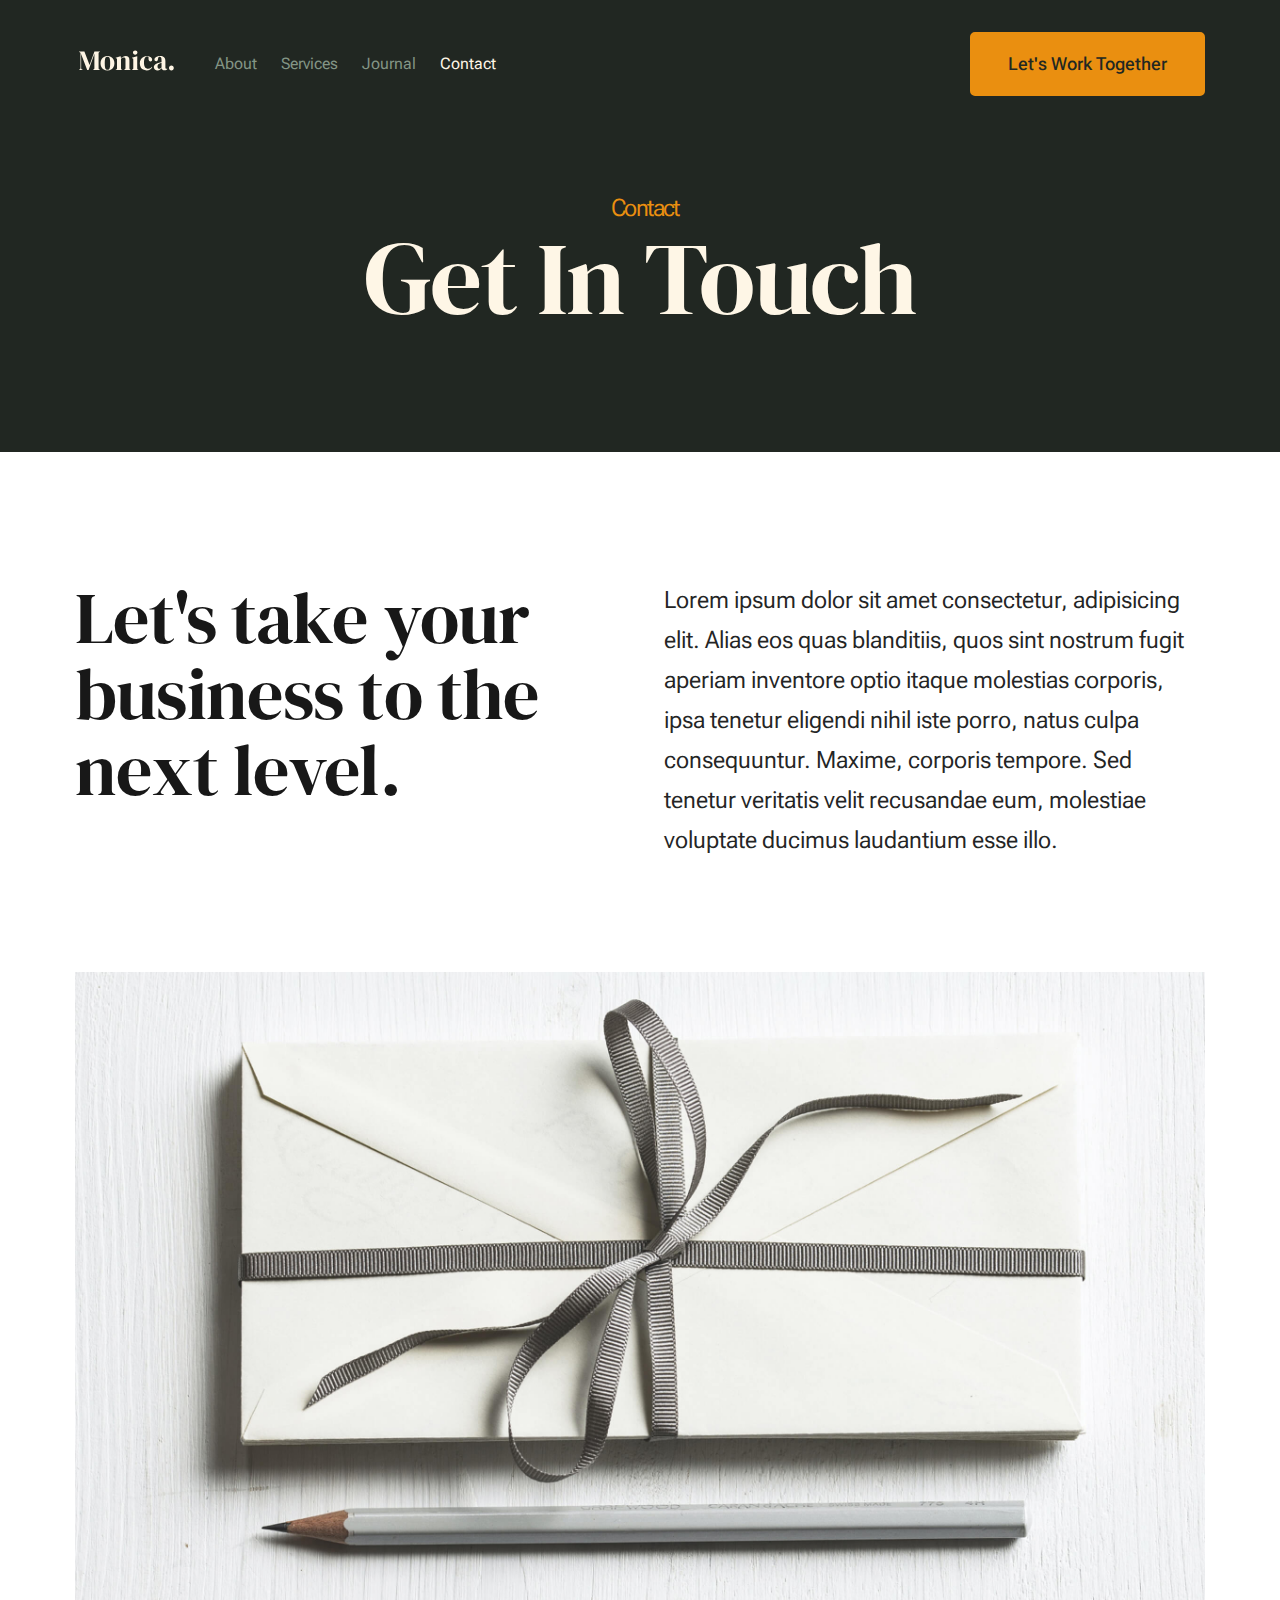
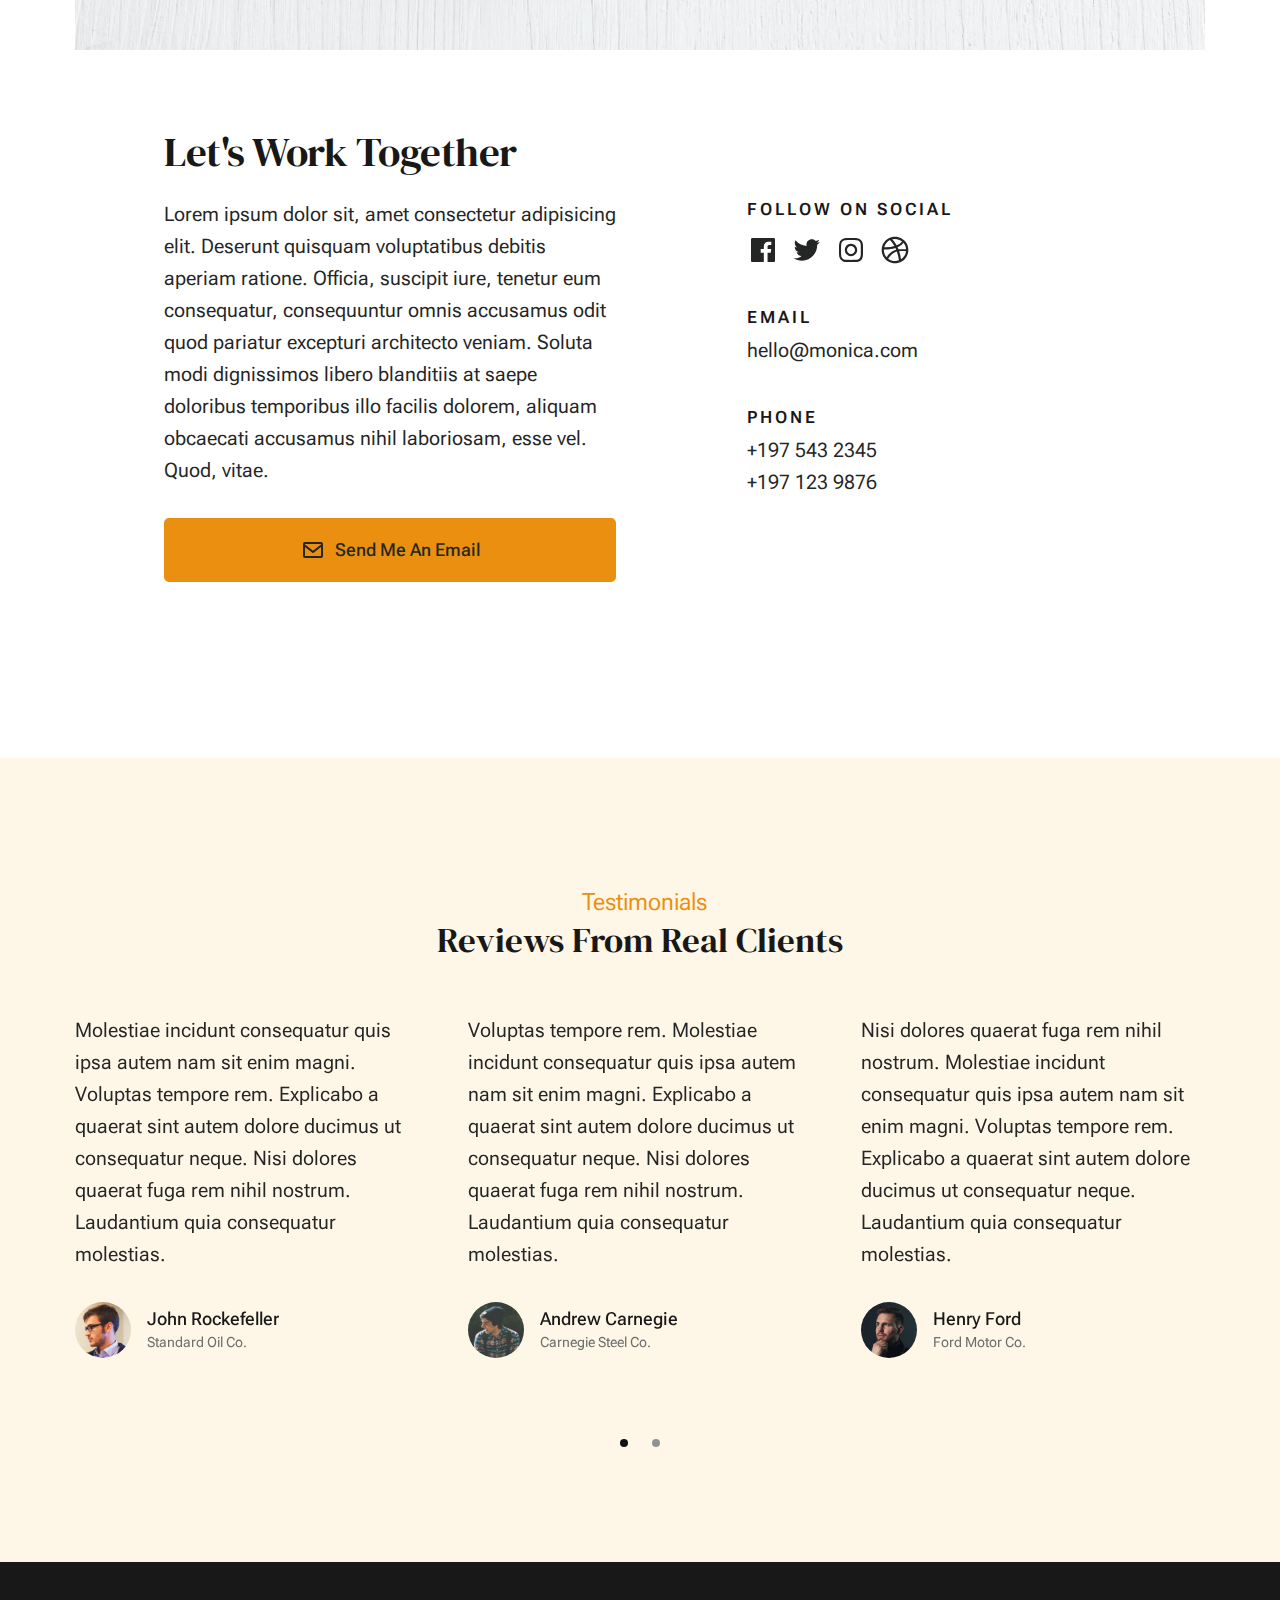
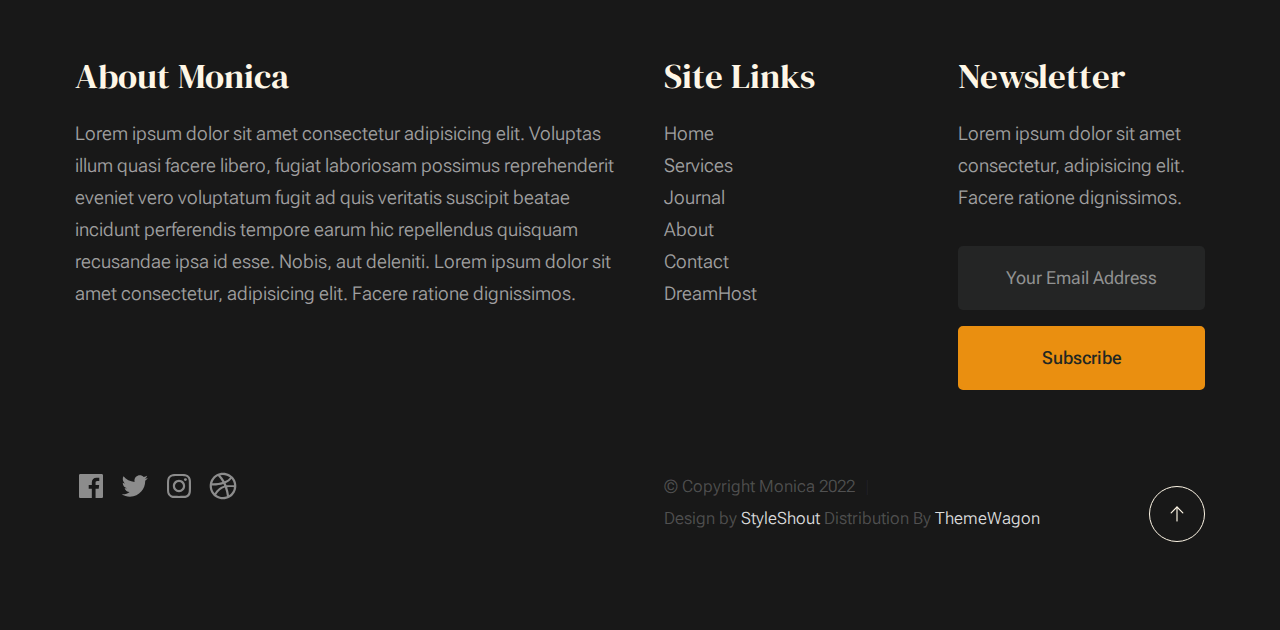
<file: contact.html>
<!DOCTYPE html>
<html lang="en" class="no-js" >
<head>

    <!--- basic page needs
    ================================================== -->
    <meta charset="utf-8">
    <meta name="viewport" content="width=device-width, initial-scale=1">
    <title>Contact - Monica</title>

    <script>
        document.documentElement.classList.remove('no-js');
        document.documentElement.classList.add('js');
    </script>

    <!-- CSS
    ================================================== -->
    <link rel="stylesheet" href="css/vendor.css">
    <link rel="stylesheet" href="css/styles.css">

    <!-- favicons
    ================================================== -->
    <link rel="apple-touch-icon" sizes="180x180" href="apple-touch-icon.png">
    <link rel="icon" type="image/png" sizes="32x32" href="favicon-32x32.png">
    <link rel="icon" type="image/png" sizes="16x16" href="favicon-16x16.png">
    <link rel="manifest" href="site.webmanifest">

</head>


<body id="top">


    <!-- preloader
    ================================================== -->
    <div id="preloader">
        <div id="loader" class="dots-fade">
            <div></div>
            <div></div>
            <div></div>
        </div>
    </div>


    <!-- page wrap
    ================================================== -->
    <div id="page" class="s-pagewrap">


        <!-- # site header 
        ================================================== -->
        <header class="s-header">
            <div class="row s-header__inner width-sixteen-col">

                <div class="s-header__block">
                    <div class="s-header__logo">
                        <a class="logo" href="index.html">
                            <img src="images/logo.svg" alt="Homepage">
                        </a>
                    </div>

                    <a class="s-header__menu-toggle" href="#0"><span>Menu</span></a>
                </div> <!-- end s-header__block -->

                <nav class="s-header__nav">
    
                    <ul class="s-header__menu-links">
                        <li><a href="about.html">About</a></li>
                        <li><a href="services.html">Services</a></li>
                        <li><a href="read.html">Journal</a></li>
                        <li class="current"><a href="contact.html">Contact</a></li>
                    </ul> <!-- s-header__menu-links -->

                    <div class="s-header__contact">
                        <a href="contact.html" class="btn btn--primary s-header__contact-btn">Let's Work Together</a>                        
                    </div> <!-- s-header__contact -->
    
                </nav> <!-- end s-header__nav -->

            </div> <!-- end s-header__inner -->
        </header> <!-- end s-header -->


        <!-- # site main content
        ================================================== -->
        <section id="content" class="s-content">

               <section class="s-pageheader pageheader">
                    <div class="row">
                        <div class="column xl-12">
                            <h1 class="page-title">
                                <span class="page-title__small-type text-pretitle">Contact</span>
                                Get In Touch
                            </h1>                            
                        </div>
                    </div>
               </section> <!--pageheader -->  

               <section class="s-pagecontent pagecontent">

                    <div class="row pageintro">
                        <div class="column xl-6 lg-12">
                            <h2 class="text-display-title">Let's take your business to the next level.</h2>
                        </div>
                        <div class="column xl-6 lg-12 u-flexitem-x-right">
                            <p class="lead">
                            Lorem ipsum dolor sit amet consectetur, adipisicing elit. Alias eos quas blanditiis, quos sint nostrum fugit aperiam 
                            inventore optio itaque molestias corporis, ipsa tenetur eligendi nihil iste porro, natus culpa consequuntur. Maxime, 
                            corporis tempore. Sed tenetur veritatis velit recusandae eum, molestiae voluptate ducimus laudantium esse illo. 
                            </p>
                        </div>                       
                    </div> <!-- pageintro -->   
                    
                    <div class="row pagemedia">
                        <d class="column xl-12">
                            <figure class="page-media">                                
                                <img src="images/thumbs/contact/contact-1200.jpg" 
                                     srcset="images/thumbs/contact/contact-2400.jpg 2400w, 
                                             images/thumbs/contact/contact-1200.jpg 1200w, 
                                             images/thumbs/contact/contact-600.jpg 600w" sizes="(max-width: 2400px) 100vw, 2400px" alt="">
                            </figure>
                        </d>
                    </div> <!-- pagemedia --> 

                    <div class="row width-narrower pagemain">
                        <div class="column xl-12">
                            <h2>Let's Work Together</h2>

                            <div class="row">
                                <div class="column xl-6 md-12 contact-cta">     
                                    <p>
                                    Lorem ipsum dolor sit, amet consectetur adipisicing elit. Deserunt quisquam voluptatibus debitis aperiam ratione. Officia, 
                                    suscipit iure, tenetur eum consequatur, consequuntur omnis accusamus odit quod pariatur excepturi architecto veniam. Soluta 
                                    modi dignissimos libero blanditiis at saepe doloribus temporibus illo facilis dolorem, aliquam obcaecati accusamus nihil 
                                    laboriosam, esse vel. Quod, vitae.
                                    </p>
        
                                    <a href="mailto:#0" class="btn btn--primary u-fullwidth contact-btn">
                                        <svg xmlns="http://www.w3.org/2000/svg" width="24" height="24" viewBox="0 0 24 24" style="fill: rgba(0, 0, 0, 1);transform: ;msFilter:;"><path d="M20 4H4c-1.103 0-2 .897-2 2v12c0 1.103.897 2 2 2h16c1.103 0 2-.897 2-2V6c0-1.103-.897-2-2-2zm0 2v.511l-8 6.223-8-6.222V6h16zM4 18V9.044l7.386 5.745a.994.994 0 0 0 1.228 0L20 9.044 20.002 18H4z"></path></svg>
                                        Send Me An Email
                                    </a>
                                </div> 
                                <div class="column xl-5 md-12 u-flexitem-x-right">

                                    <div class="contact-block">
                                        <h6>Follow On Social</h6>
                                        <ul class="contact-social social-list">
                                            <li>
                                                <a href="#0">
                                                    <svg xmlns="http://www.w3.org/2000/svg" width="24" height="24" viewBox="0 0 24 24" style="fill:rgba(0, 0, 0, 1);transform:;-ms-filter:"><path d="M20,3H4C3.447,3,3,3.448,3,4v16c0,0.552,0.447,1,1,1h8.615v-6.96h-2.338v-2.725h2.338v-2c0-2.325,1.42-3.592,3.5-3.592 c0.699-0.002,1.399,0.034,2.095,0.107v2.42h-1.435c-1.128,0-1.348,0.538-1.348,1.325v1.735h2.697l-0.35,2.725h-2.348V21H20 c0.553,0,1-0.448,1-1V4C21,3.448,20.553,3,20,3z"></path></svg>
                                                    <span class="u-screen-reader-text">Facebook</span>
                                                </a>
                                            </li>
                                            <li>
                                                <a href="#0">
                                                    <svg xmlns="http://www.w3.org/2000/svg" width="24" height="24" viewBox="0 0 24 24" style="fill:rgba(0, 0, 0, 1);transform:;-ms-filter:"><path d="M19.633,7.997c0.013,0.175,0.013,0.349,0.013,0.523c0,5.325-4.053,11.461-11.46,11.461c-2.282,0-4.402-0.661-6.186-1.809 c0.324,0.037,0.636,0.05,0.973,0.05c1.883,0,3.616-0.636,5.001-1.721c-1.771-0.037-3.255-1.197-3.767-2.793 c0.249,0.037,0.499,0.062,0.761,0.062c0.361,0,0.724-0.05,1.061-0.137c-1.847-0.374-3.23-1.995-3.23-3.953v-0.05 c0.537,0.299,1.16,0.486,1.82,0.511C3.534,9.419,2.823,8.184,2.823,6.787c0-0.748,0.199-1.434,0.548-2.032 c1.983,2.443,4.964,4.04,8.306,4.215c-0.062-0.3-0.1-0.611-0.1-0.923c0-2.22,1.796-4.028,4.028-4.028 c1.16,0,2.207,0.486,2.943,1.272c0.91-0.175,1.782-0.512,2.556-0.973c-0.299,0.935-0.936,1.721-1.771,2.22 c0.811-0.088,1.597-0.312,2.319-0.624C21.104,6.712,20.419,7.423,19.633,7.997z"></path></svg>
                                                    <span class="u-screen-reader-text">Twitter</span>
                                                </a>
                                            </li>
                                            <li>
                                                <a href="#0">
                                                    <svg xmlns="http://www.w3.org/2000/svg" width="24" height="24" viewBox="0 0 24 24" style="fill:rgba(0, 0, 0, 1);transform:;-ms-filter:"><path d="M11.999,7.377c-2.554,0-4.623,2.07-4.623,4.623c0,2.554,2.069,4.624,4.623,4.624c2.552,0,4.623-2.07,4.623-4.624 C16.622,9.447,14.551,7.377,11.999,7.377L11.999,7.377z M11.999,15.004c-1.659,0-3.004-1.345-3.004-3.003 c0-1.659,1.345-3.003,3.004-3.003s3.002,1.344,3.002,3.003C15.001,13.659,13.658,15.004,11.999,15.004L11.999,15.004z"></path><circle cx="16.806" cy="7.207" r="1.078"></circle><path d="M20.533,6.111c-0.469-1.209-1.424-2.165-2.633-2.632c-0.699-0.263-1.438-0.404-2.186-0.42 c-0.963-0.042-1.268-0.054-3.71-0.054s-2.755,0-3.71,0.054C7.548,3.074,6.809,3.215,6.11,3.479C4.9,3.946,3.945,4.902,3.477,6.111 c-0.263,0.7-0.404,1.438-0.419,2.186c-0.043,0.962-0.056,1.267-0.056,3.71c0,2.442,0,2.753,0.056,3.71 c0.015,0.748,0.156,1.486,0.419,2.187c0.469,1.208,1.424,2.164,2.634,2.632c0.696,0.272,1.435,0.426,2.185,0.45 c0.963,0.042,1.268,0.055,3.71,0.055s2.755,0,3.71-0.055c0.747-0.015,1.486-0.157,2.186-0.419c1.209-0.469,2.164-1.424,2.633-2.633 c0.263-0.7,0.404-1.438,0.419-2.186c0.043-0.962,0.056-1.267,0.056-3.71s0-2.753-0.056-3.71C20.941,7.57,20.801,6.819,20.533,6.111z M19.315,15.643c-0.007,0.576-0.111,1.147-0.311,1.688c-0.305,0.787-0.926,1.409-1.712,1.711c-0.535,0.199-1.099,0.303-1.67,0.311 c-0.95,0.044-1.218,0.055-3.654,0.055c-2.438,0-2.687,0-3.655-0.055c-0.569-0.007-1.135-0.112-1.669-0.311 c-0.789-0.301-1.414-0.923-1.719-1.711c-0.196-0.534-0.302-1.099-0.311-1.669c-0.043-0.95-0.053-1.218-0.053-3.654 c0-2.437,0-2.686,0.053-3.655c0.007-0.576,0.111-1.146,0.311-1.687c0.305-0.789,0.93-1.41,1.719-1.712 c0.534-0.198,1.1-0.303,1.669-0.311c0.951-0.043,1.218-0.055,3.655-0.055c2.437,0,2.687,0,3.654,0.055 c0.571,0.007,1.135,0.112,1.67,0.311c0.786,0.303,1.407,0.925,1.712,1.712c0.196,0.534,0.302,1.099,0.311,1.669 c0.043,0.951,0.054,1.218,0.054,3.655c0,2.436,0,2.698-0.043,3.654H19.315z"></path></svg>
                                                    <span class="u-screen-reader-text">Instagram</span>
                                                </a>
                                            </li>
                                            <li>
                                                <a href="#0">
                                                    <svg xmlns="http://www.w3.org/2000/svg" width="24" height="24" viewBox="0 0 24 24" style="fill: rgba(0, 0, 0, 1);transform: ;msFilter:;"><path d="M20.66 6.98a9.932 9.932 0 0 0-3.641-3.64C15.486 2.447 13.813 2 12 2s-3.486.447-5.02 1.34c-1.533.893-2.747 2.107-3.64 3.64S2 10.187 2 12s.446 3.487 1.34 5.02a9.924 9.924 0 0 0 3.641 3.64C8.514 21.553 10.187 22 12 22s3.486-.447 5.02-1.34a9.932 9.932 0 0 0 3.641-3.64C21.554 15.487 22 13.813 22 12s-.446-3.487-1.34-5.02zM12 3.66c2 0 3.772.64 5.32 1.919-.92 1.174-2.286 2.14-4.1 2.9-1.002-1.813-2.088-3.327-3.261-4.54A7.715 7.715 0 0 1 12 3.66zM5.51 6.8a8.116 8.116 0 0 1 2.711-2.22c1.212 1.201 2.325 2.7 3.34 4.5-2 .6-4.114.9-6.341.9-.573 0-1.006-.013-1.3-.04A8.549 8.549 0 0 1 5.51 6.8zM3.66 12c0-.054.003-.12.01-.2.007-.08.01-.146.01-.2.254.014.641.02 1.161.02 2.666 0 5.146-.367 7.439-1.1.187.373.381.793.58 1.26-1.32.293-2.674 1.006-4.061 2.14S6.4 16.247 5.76 17.5c-1.4-1.587-2.1-3.42-2.1-5.5zM12 20.34c-1.894 0-3.594-.587-5.101-1.759.601-1.187 1.524-2.322 2.771-3.401 1.246-1.08 2.483-1.753 3.71-2.02a29.441 29.441 0 0 1 1.56 6.62 8.166 8.166 0 0 1-2.94.56zm7.08-3.96a8.351 8.351 0 0 1-2.58 2.621c-.24-2.08-.7-4.107-1.379-6.081.932-.066 1.765-.1 2.5-.1.799 0 1.686.034 2.659.1a8.098 8.098 0 0 1-1.2 3.46zm-1.24-5c-1.16 0-2.233.047-3.22.14a27.053 27.053 0 0 0-.68-1.62c2.066-.906 3.532-2.006 4.399-3.3 1.2 1.414 1.854 3.027 1.96 4.84-.812-.04-1.632-.06-2.459-.06z"></path></svg>
                                                    <span class="u-screen-reader-text">Dribbble</span>
                                                </a>
                                            </li>
                                        </ul> <!-- end s-footer__social -->
                                    </div>

                                    <div class="contact-block">
                                        <h6>Email</h6>
                                        <a href="mailto:#0">hello@monica.com</a>
                                    </div>

                                    <div class="contact-block">
                                        <h6>Phone</h6>
                                        <ul class="contact-list">
                                            <li><a href="tel:197-543-2345">+197 543 2345</a></li>
                                            <li><a href="tel:197-123-9876">+197 123 9876</a></li>
                                        </ul>
                                    </div>

                                </div>
                            </div>
                        </div>                        
                    </div> <!-- end pagemain -->

               </section> <!-- pagecontent -->

               <section class="s-testimonials">

                    <div class="s-testimonials__header row row-x-center text-center">
                        <div class="column xl-8 lg-12">
        
                            <p class="text-pretitle">
                            Testimonials
                            </p>
                            <h3>
                            Reviews From Real Clients
                            </h3>                        
        
                        </div>
                    </div> <!--end s-testimonials__header -->

                    <div class="row s-testimonials__content">
                        <div class="column xl-12 testimonials">

                            <div class="swiper-container testimonials__slider page-slider">

                                <div class="swiper-wrapper">
                                    <div class="testimonials__slide swiper-slide">
                                        <p>
                                        Molestiae incidunt consequatur quis ipsa autem nam sit enim magni. Voluptas tempore rem. 
                                        Explicabo a quaerat sint autem dolore ducimus ut consequatur neque. Nisi dolores quaerat fuga rem nihil nostrum.
                                        Laudantium quia consequatur molestias.
                                        </p>
                                        <div class="testimonials__author">
                                            <img src="images/avatars/user-01.jpg" alt="Author image" class="testimonials__avatar">
                                            <cite class="testimonials__cite">
                                                <strong>John Rockefeller</strong>
                                                <span>Standard Oil Co.</span>
                                            </cite>
                                        </div>
                                    </div>
                                    <div class="testimonials__slide swiper-slide">
                                        <p>
                                        Voluptas tempore rem. Molestiae incidunt consequatur quis ipsa autem nam sit enim magni. 
                                        Explicabo a quaerat sint autem dolore ducimus ut consequatur neque. Nisi dolores quaerat fuga rem nihil nostrum.
                                        Laudantium quia consequatur molestias.
                                        </p>
                                        <div class="testimonials__author">
                                            <img src="images/avatars/user-04.jpg" alt="Author image" class="testimonials__avatar">
                                            <cite class="testimonials__cite">
                                                <strong>Andrew Carnegie</strong>
                                                <span>Carnegie Steel Co.</span>
                                            </cite>
                                        </div>
                                    </div>
                                    <div class="testimonials__slide swiper-slide">
                                        <p>
                                        Nisi dolores quaerat fuga rem nihil nostrum. Molestiae incidunt consequatur quis ipsa autem nam sit enim magni. 
                                        Voluptas tempore rem. Explicabo a quaerat sint autem dolore ducimus ut consequatur neque. 
                                        Laudantium quia consequatur molestias.
                                        </p>
                                        <div class="testimonials__author">
                                            <img src="images/avatars/user-06.jpg" alt="Author image" class="testimonials__avatar">
                                            <cite class="testimonials__cite">
                                                <strong>Henry Ford</strong>
                                                <span>Ford Motor Co.</span>
                                            </cite>
                                        </div>
                                    </div>
                                    <div class="testimonials__slide swiper-slide">
                                        <p>
                                        Molestiae incidunt consequatur quis ipsa autem nam sit enim magni. Voluptas tempore rem. 
                                        Explicabo a quaerat sint autem dolore ducimus ut consequatur neque. Nisi dolores quaerat fuga rem nihil nostrum.
                                        Laudantium quia consequatur molestias.
                                        </p>
                                        <div class="testimonials__author">
                                            <img src="images/avatars/user-02.jpg" alt="Author image" class="testimonials__avatar">
                                            <cite class="testimonials__cite">
                                                <strong>John Morgan</strong>
                                                <span>JP Morgan & Co.</span>
                                            </cite>
                                        </div>
                                    </div> 
                                </div> <!-- end swiper-wrapper --> 

                                <div class="swiper-pagination"></div>

                            </div> <!--end testimonials__slider --> 

                        </div> <!-- testimonials -->
                    </div> <!--end s-testimonials__content -->

               </section> <!-- end s-testimonials -->

        </section> <!-- s-content-->

        <!-- # footer 
        ================================================== -->
        <footer class="s-footer">
            <div class="row s-footer__content">
                <div class="column xl-6 lg-6 md-12 s-footer__block s-footer__about">                    
                    <h3>About Monica</h3>
                    <p>
                    Lorem ipsum dolor sit amet consectetur adipisicing elit. Voluptas illum quasi facere libero, 
                    fugiat laboriosam possimus reprehenderit eveniet vero voluptatum fugit ad quis veritatis suscipit beatae 
                    incidunt perferendis tempore earum hic repellendus quisquam recusandae ipsa id esse. Nobis, aut deleniti.
                    Lorem ipsum dolor sit amet consectetur, adipisicing elit. Facere ratione dignissimos.
                    </p>               
                </div>                
                <div class="column xl-3 lg-6 md-12 s-footer__block s-footer__site-links">
                    <h3>Site Links</h3>
                    <ul class="link-list">
                        <li><a href="index.html">Home</a></li>
                        <li><a href="services.html">Services</a></li>
                        <li><a href="read.html">Journal</a></li>
                        <li><a href="about.html">About</a></li>
                        <li><a href="contact.html">Contact</a></li>
                        <li><a href="https://www.dreamhost.com/r.cgi?287326">DreamHost</a></li>
                    </ul>
                </div>
                <div class="column xl-3 lg-6 md-12 tab-12 s-footer__block s-footer__newsletter">
                    <h3>Newsletter</h3>

                    <p>
                    Lorem ipsum dolor sit amet consectetur, adipisicing elit. Facere ratione dignissimos.
                    </p>

                    <div class="subscribe-form">
                        <form id="mc-form" class="mc-form">
                            <input type="email" name="EMAIL" id="mce-EMAIL" class="u-fullwidth text-center" placeholder="Your Email Address" title="The domain portion of the email address is invalid (the portion after the @)." pattern="^([^\x00-\x20\x22\x28\x29\x2c\x2e\x3a-\x3c\x3e\x40\x5b-\x5d\x7f-\xff]+|\x22([^\x0d\x22\x5c\x80-\xff]|\x5c[\x00-\x7f])*\x22)(\x2e([^\x00-\x20\x22\x28\x29\x2c\x2e\x3a-\x3c\x3e\x40\x5b-\x5d\x7f-\xff]+|\x22([^\x0d\x22\x5c\x80-\xff]|\x5c[\x00-\x7f])*\x22))*\x40([^\x00-\x20\x22\x28\x29\x2c\x2e\x3a-\x3c\x3e\x40\x5b-\x5d\x7f-\xff]+|\x5b([^\x0d\x5b-\x5d\x80-\xff]|\x5c[\x00-\x7f])*\x5d)(\x2e([^\x00-\x20\x22\x28\x29\x2c\x2e\x3a-\x3c\x3e\x40\x5b-\x5d\x7f-\xff]+|\x5b([^\x0d\x5b-\x5d\x80-\xff]|\x5c[\x00-\x7f])*\x5d))*(\.\w{2,})+$" required>
                            <input type="submit" name="subscribe" value="Subscribe" class="btn btn--primary btn--small u-fullwidth">
                            <!-- <div style="position: absolute; left: -5000px;" aria-hidden="true"><input type="text" name="b_cdb7b577e41181934ed6a6a44_9a91cfe7b3" tabindex="-1" value=""></div> -->
                            <div class="mc-status"></div>
                        </form>
                    </div>
                </div>
            </div>    
            
            <div class="row s-footer__bottom">
                <div class="column xl-6 lg-12">
                    <ul class="s-footer__social social-list">
                        <li>
                            <a href="#0">
                                <svg xmlns="http://www.w3.org/2000/svg" width="24" height="24" viewBox="0 0 24 24" style="fill:rgba(0, 0, 0, 1);transform:;-ms-filter:"><path d="M20,3H4C3.447,3,3,3.448,3,4v16c0,0.552,0.447,1,1,1h8.615v-6.96h-2.338v-2.725h2.338v-2c0-2.325,1.42-3.592,3.5-3.592 c0.699-0.002,1.399,0.034,2.095,0.107v2.42h-1.435c-1.128,0-1.348,0.538-1.348,1.325v1.735h2.697l-0.35,2.725h-2.348V21H20 c0.553,0,1-0.448,1-1V4C21,3.448,20.553,3,20,3z"></path></svg>
                                <span class="u-screen-reader-text">Facebook</span>
                            </a>
                        </li>
                        <li>
                            <a href="#0">
                                <svg xmlns="http://www.w3.org/2000/svg" width="24" height="24" viewBox="0 0 24 24" style="fill:rgba(0, 0, 0, 1);transform:;-ms-filter:"><path d="M19.633,7.997c0.013,0.175,0.013,0.349,0.013,0.523c0,5.325-4.053,11.461-11.46,11.461c-2.282,0-4.402-0.661-6.186-1.809 c0.324,0.037,0.636,0.05,0.973,0.05c1.883,0,3.616-0.636,5.001-1.721c-1.771-0.037-3.255-1.197-3.767-2.793 c0.249,0.037,0.499,0.062,0.761,0.062c0.361,0,0.724-0.05,1.061-0.137c-1.847-0.374-3.23-1.995-3.23-3.953v-0.05 c0.537,0.299,1.16,0.486,1.82,0.511C3.534,9.419,2.823,8.184,2.823,6.787c0-0.748,0.199-1.434,0.548-2.032 c1.983,2.443,4.964,4.04,8.306,4.215c-0.062-0.3-0.1-0.611-0.1-0.923c0-2.22,1.796-4.028,4.028-4.028 c1.16,0,2.207,0.486,2.943,1.272c0.91-0.175,1.782-0.512,2.556-0.973c-0.299,0.935-0.936,1.721-1.771,2.22 c0.811-0.088,1.597-0.312,2.319-0.624C21.104,6.712,20.419,7.423,19.633,7.997z"></path></svg>
                                <span class="u-screen-reader-text">Twitter</span>
                            </a>
                        </li>
                        <li>
                            <a href="#0">
                                <svg xmlns="http://www.w3.org/2000/svg" width="24" height="24" viewBox="0 0 24 24" style="fill:rgba(0, 0, 0, 1);transform:;-ms-filter:"><path d="M11.999,7.377c-2.554,0-4.623,2.07-4.623,4.623c0,2.554,2.069,4.624,4.623,4.624c2.552,0,4.623-2.07,4.623-4.624 C16.622,9.447,14.551,7.377,11.999,7.377L11.999,7.377z M11.999,15.004c-1.659,0-3.004-1.345-3.004-3.003 c0-1.659,1.345-3.003,3.004-3.003s3.002,1.344,3.002,3.003C15.001,13.659,13.658,15.004,11.999,15.004L11.999,15.004z"></path><circle cx="16.806" cy="7.207" r="1.078"></circle><path d="M20.533,6.111c-0.469-1.209-1.424-2.165-2.633-2.632c-0.699-0.263-1.438-0.404-2.186-0.42 c-0.963-0.042-1.268-0.054-3.71-0.054s-2.755,0-3.71,0.054C7.548,3.074,6.809,3.215,6.11,3.479C4.9,3.946,3.945,4.902,3.477,6.111 c-0.263,0.7-0.404,1.438-0.419,2.186c-0.043,0.962-0.056,1.267-0.056,3.71c0,2.442,0,2.753,0.056,3.71 c0.015,0.748,0.156,1.486,0.419,2.187c0.469,1.208,1.424,2.164,2.634,2.632c0.696,0.272,1.435,0.426,2.185,0.45 c0.963,0.042,1.268,0.055,3.71,0.055s2.755,0,3.71-0.055c0.747-0.015,1.486-0.157,2.186-0.419c1.209-0.469,2.164-1.424,2.633-2.633 c0.263-0.7,0.404-1.438,0.419-2.186c0.043-0.962,0.056-1.267,0.056-3.71s0-2.753-0.056-3.71C20.941,7.57,20.801,6.819,20.533,6.111z M19.315,15.643c-0.007,0.576-0.111,1.147-0.311,1.688c-0.305,0.787-0.926,1.409-1.712,1.711c-0.535,0.199-1.099,0.303-1.67,0.311 c-0.95,0.044-1.218,0.055-3.654,0.055c-2.438,0-2.687,0-3.655-0.055c-0.569-0.007-1.135-0.112-1.669-0.311 c-0.789-0.301-1.414-0.923-1.719-1.711c-0.196-0.534-0.302-1.099-0.311-1.669c-0.043-0.95-0.053-1.218-0.053-3.654 c0-2.437,0-2.686,0.053-3.655c0.007-0.576,0.111-1.146,0.311-1.687c0.305-0.789,0.93-1.41,1.719-1.712 c0.534-0.198,1.1-0.303,1.669-0.311c0.951-0.043,1.218-0.055,3.655-0.055c2.437,0,2.687,0,3.654,0.055 c0.571,0.007,1.135,0.112,1.67,0.311c0.786,0.303,1.407,0.925,1.712,1.712c0.196,0.534,0.302,1.099,0.311,1.669 c0.043,0.951,0.054,1.218,0.054,3.655c0,2.436,0,2.698-0.043,3.654H19.315z"></path></svg>
                                <span class="u-screen-reader-text">Instagram</span>
                            </a>
                        </li>
                        <li>
                            <a href="#0">
                                <svg xmlns="http://www.w3.org/2000/svg" width="24" height="24" viewBox="0 0 24 24" style="fill: rgba(0, 0, 0, 1);transform: ;msFilter:;"><path d="M20.66 6.98a9.932 9.932 0 0 0-3.641-3.64C15.486 2.447 13.813 2 12 2s-3.486.447-5.02 1.34c-1.533.893-2.747 2.107-3.64 3.64S2 10.187 2 12s.446 3.487 1.34 5.02a9.924 9.924 0 0 0 3.641 3.64C8.514 21.553 10.187 22 12 22s3.486-.447 5.02-1.34a9.932 9.932 0 0 0 3.641-3.64C21.554 15.487 22 13.813 22 12s-.446-3.487-1.34-5.02zM12 3.66c2 0 3.772.64 5.32 1.919-.92 1.174-2.286 2.14-4.1 2.9-1.002-1.813-2.088-3.327-3.261-4.54A7.715 7.715 0 0 1 12 3.66zM5.51 6.8a8.116 8.116 0 0 1 2.711-2.22c1.212 1.201 2.325 2.7 3.34 4.5-2 .6-4.114.9-6.341.9-.573 0-1.006-.013-1.3-.04A8.549 8.549 0 0 1 5.51 6.8zM3.66 12c0-.054.003-.12.01-.2.007-.08.01-.146.01-.2.254.014.641.02 1.161.02 2.666 0 5.146-.367 7.439-1.1.187.373.381.793.58 1.26-1.32.293-2.674 1.006-4.061 2.14S6.4 16.247 5.76 17.5c-1.4-1.587-2.1-3.42-2.1-5.5zM12 20.34c-1.894 0-3.594-.587-5.101-1.759.601-1.187 1.524-2.322 2.771-3.401 1.246-1.08 2.483-1.753 3.71-2.02a29.441 29.441 0 0 1 1.56 6.62 8.166 8.166 0 0 1-2.94.56zm7.08-3.96a8.351 8.351 0 0 1-2.58 2.621c-.24-2.08-.7-4.107-1.379-6.081.932-.066 1.765-.1 2.5-.1.799 0 1.686.034 2.659.1a8.098 8.098 0 0 1-1.2 3.46zm-1.24-5c-1.16 0-2.233.047-3.22.14a27.053 27.053 0 0 0-.68-1.62c2.066-.906 3.532-2.006 4.399-3.3 1.2 1.414 1.854 3.027 1.96 4.84-.812-.04-1.632-.06-2.459-.06z"></path></svg>
                                <span class="u-screen-reader-text">Dribbble</span>
                            </a>
                        </li>
                    </ul> <!-- end s-footer__social -->
                </div>
                <div class="column xl-6 lg-12">
                    <p class="ss-copyright">
                        <span>© Copyright Monica 2022</span> 
                        <span>Design by <a href="https://www.styleshout.com/">StyleShout</a> Distribution By <a href="https://themewagon.com">ThemeWagon</a></span>
                    </p>
                </div>

                <div class="ss-go-top">
                    <a class="smoothscroll" title="Back to Top" href="#top">
                        <svg xmlns="http://www.w3.org/2000/svg" viewBox="0 0 24 24" width="36" height="36" fill="none" stroke="#ffffff" stroke-width="1" stroke-linecap="round" stroke-linejoin="round">&lt;!--!  Atomicons Free 1.00 by @atisalab License - https://atomicons.com/license/ (Icons: CC BY 4.0) Copyright 2021 Atomicons --&gt;<polyline points="17 11 12 6 7 11"></polyline><line x1="12" y1="18" x2="12" y2="6"></line></svg>
                    </a>
                </div> <!-- end ss-go-top -->
            </div>
            
        </footer> <!-- end s-footer -->

    </div> <!-- end page-wrap -->

    <!-- Java Script
    ================================================== -->
    <script src="js/plugins.js"></script>
    <script src="js/main.js"></script>

</body>
</html>
</file>
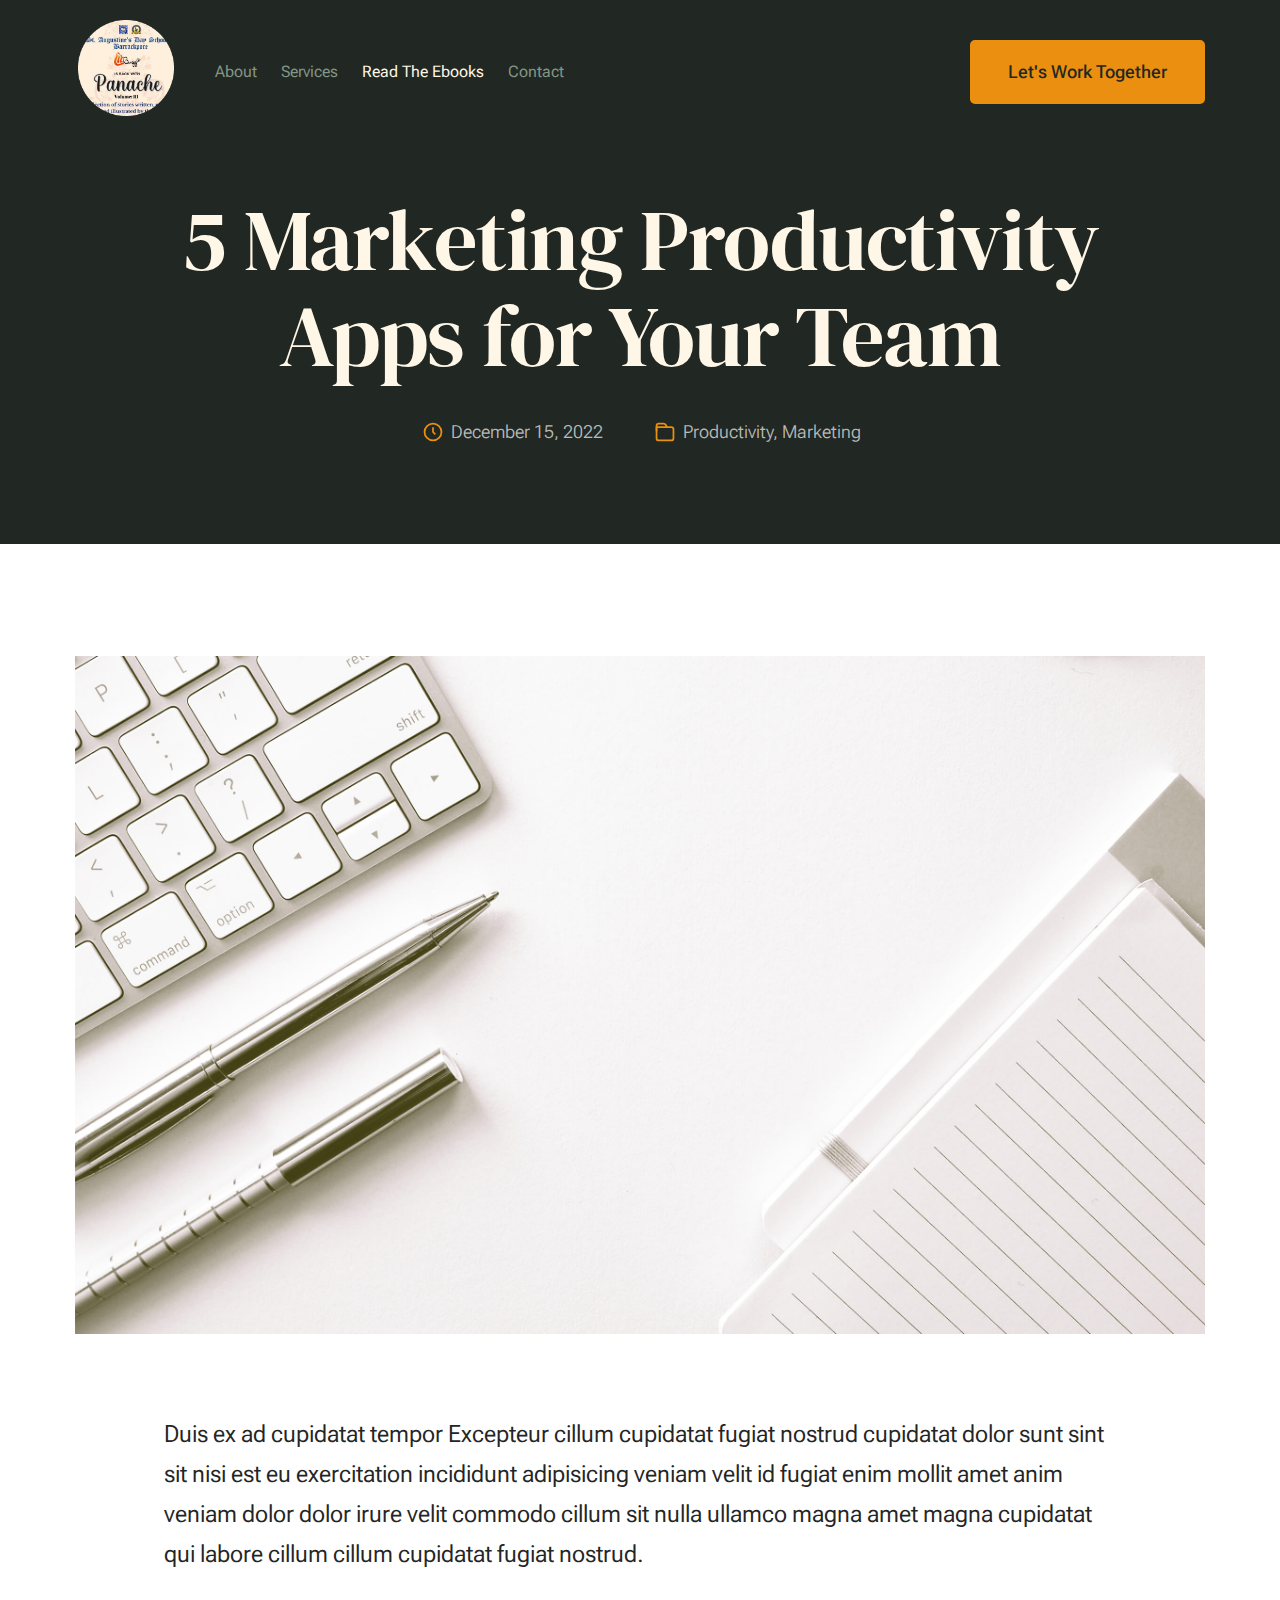
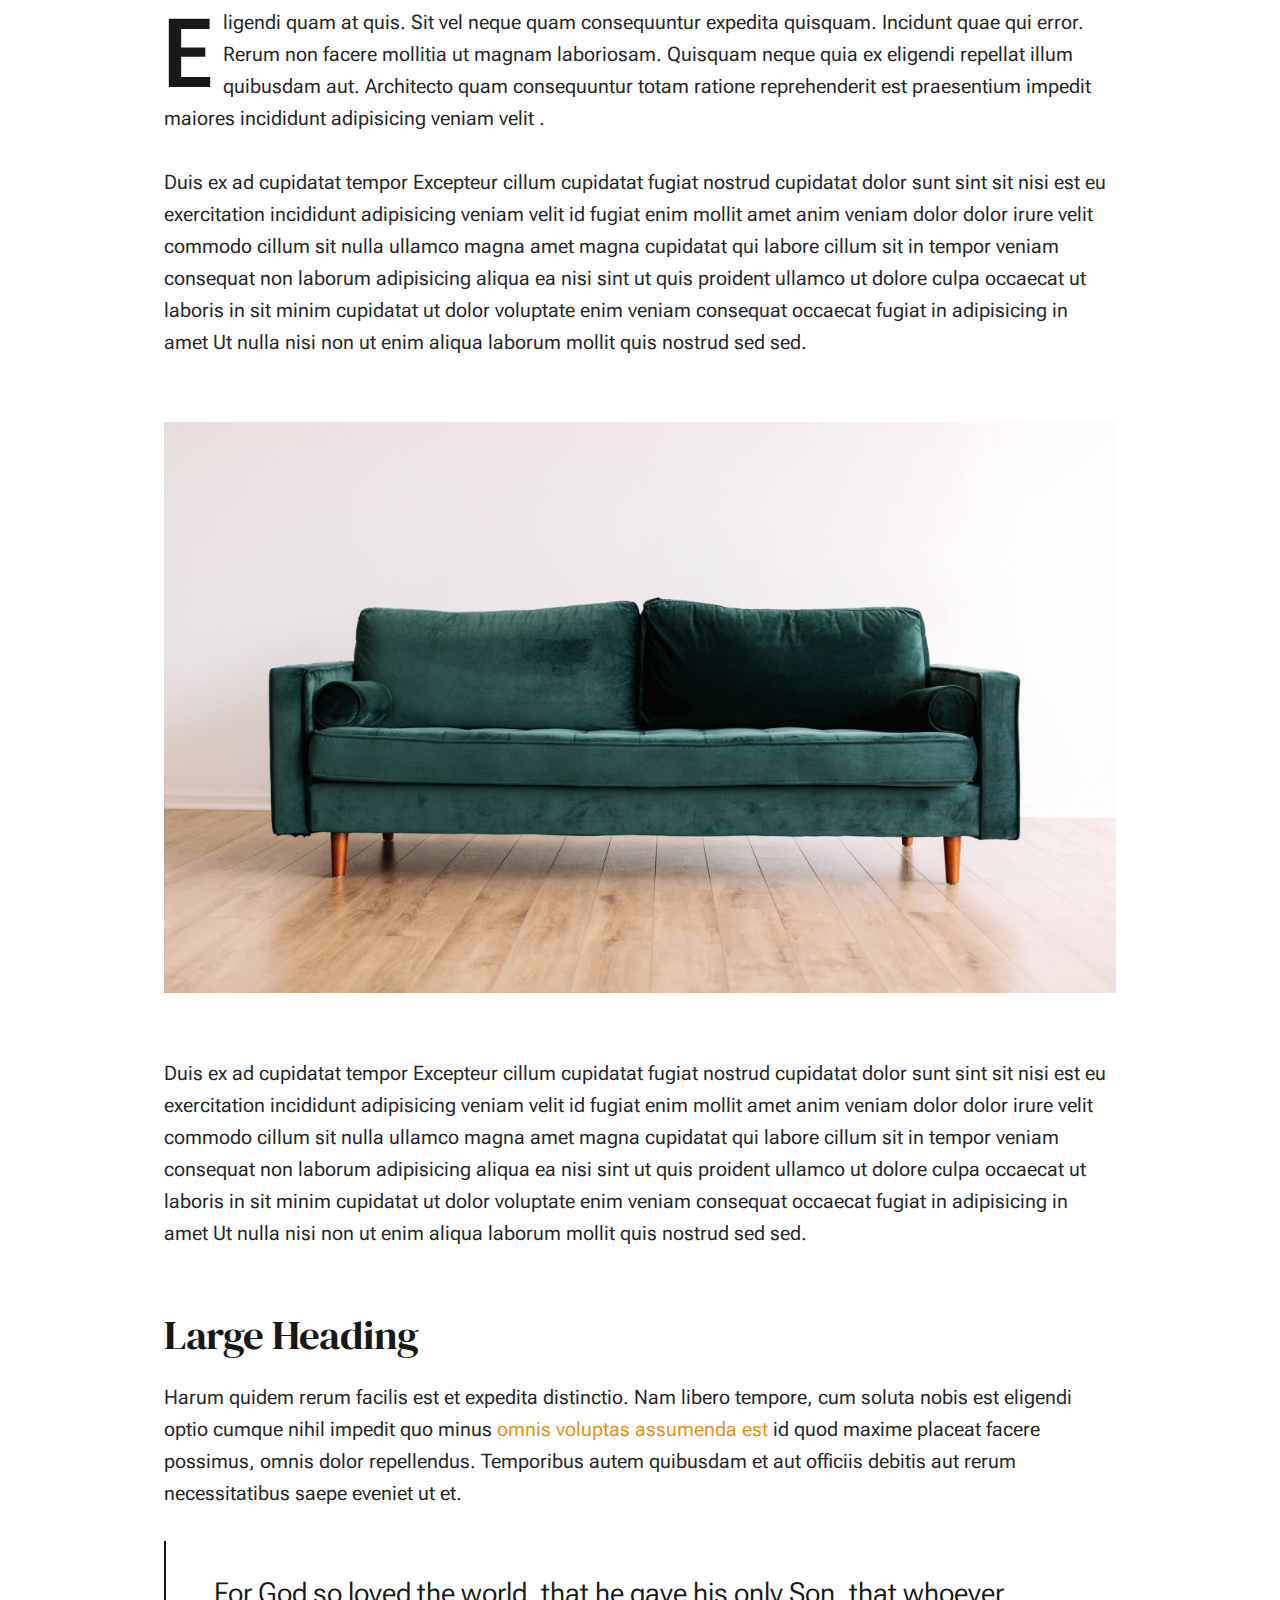
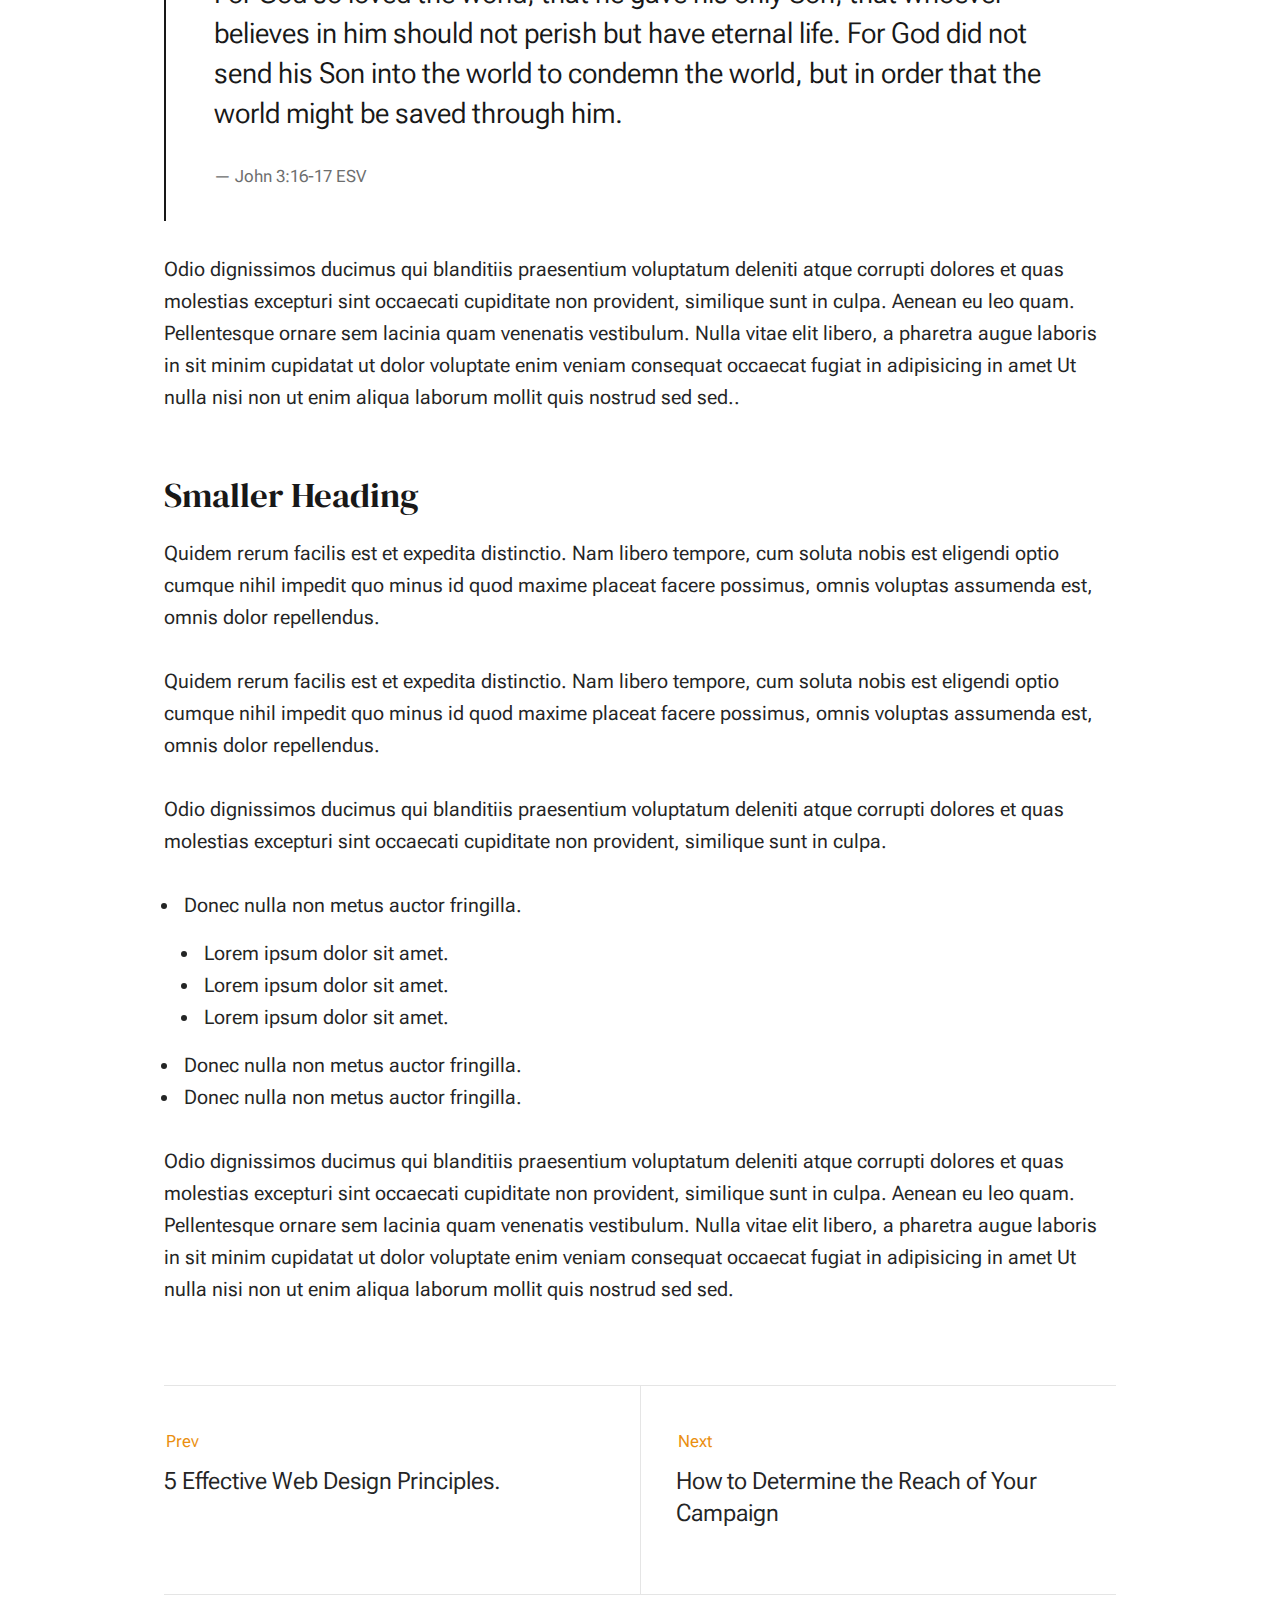
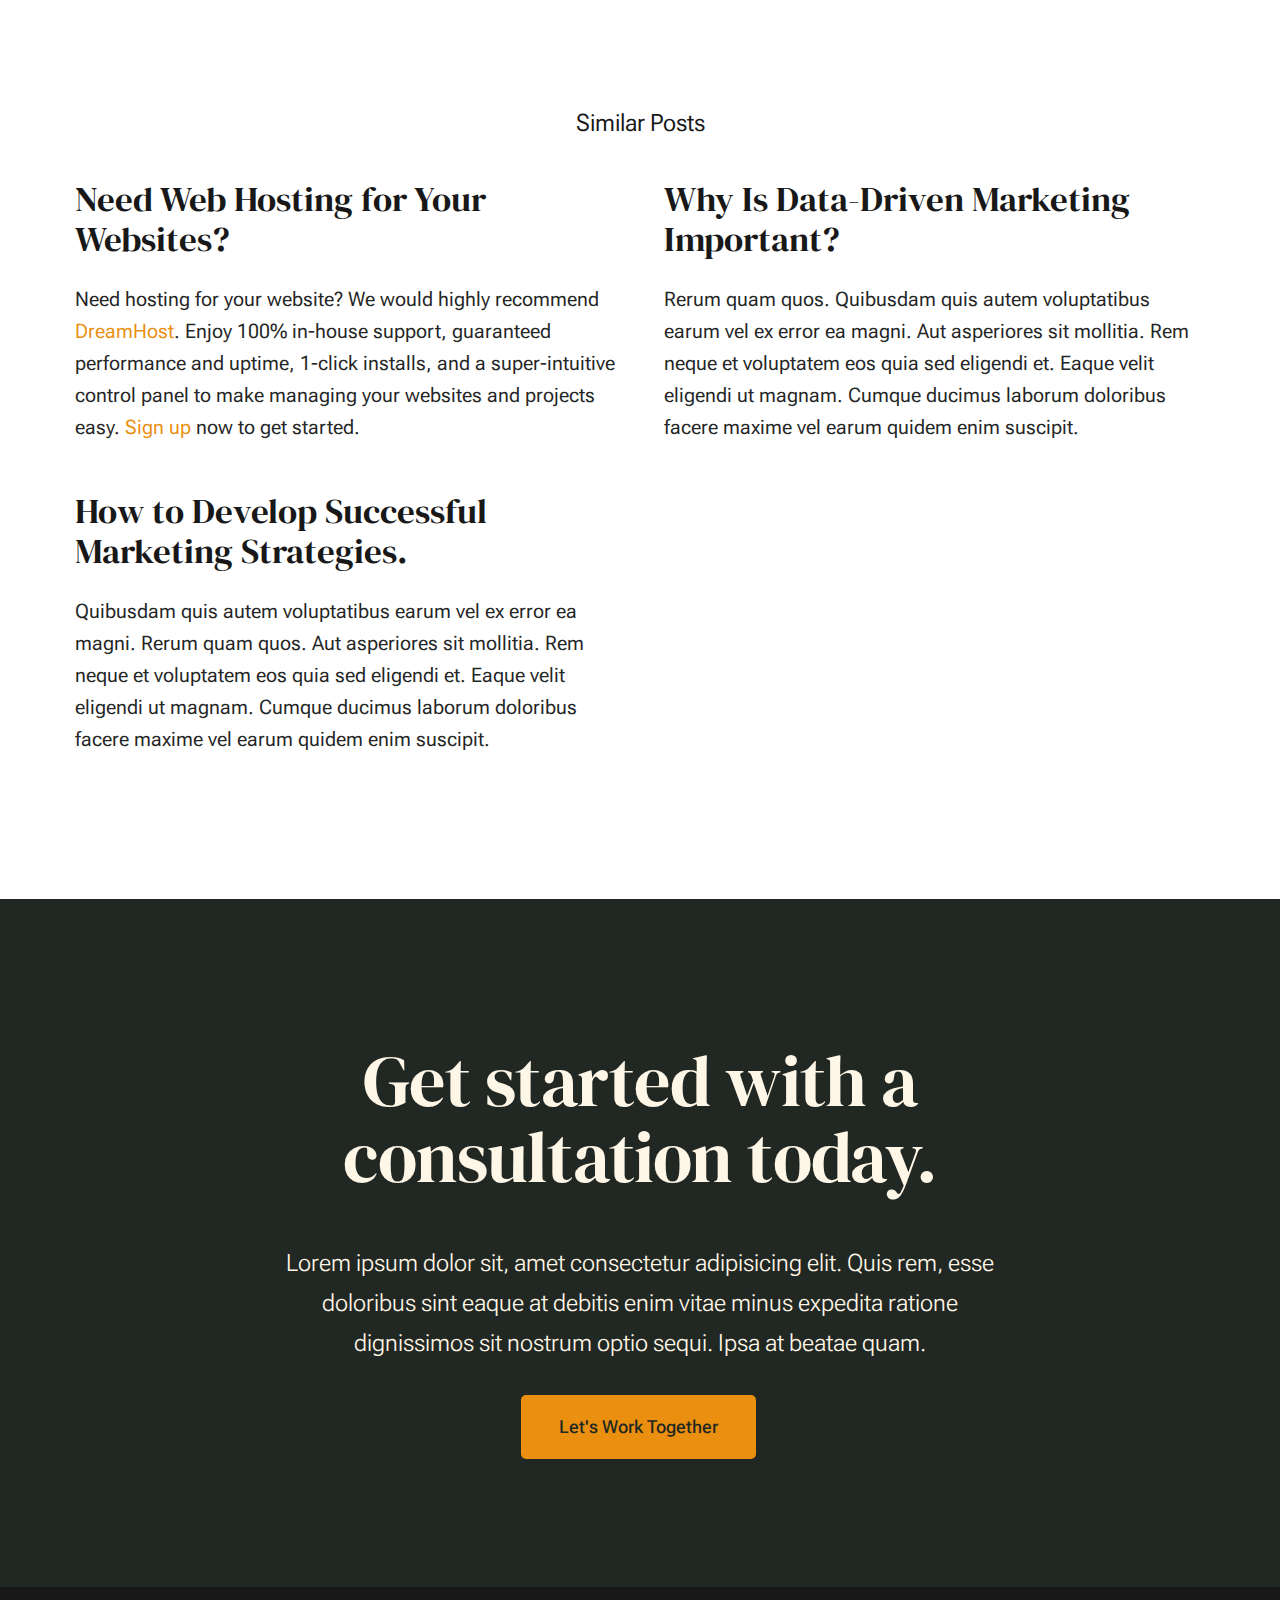
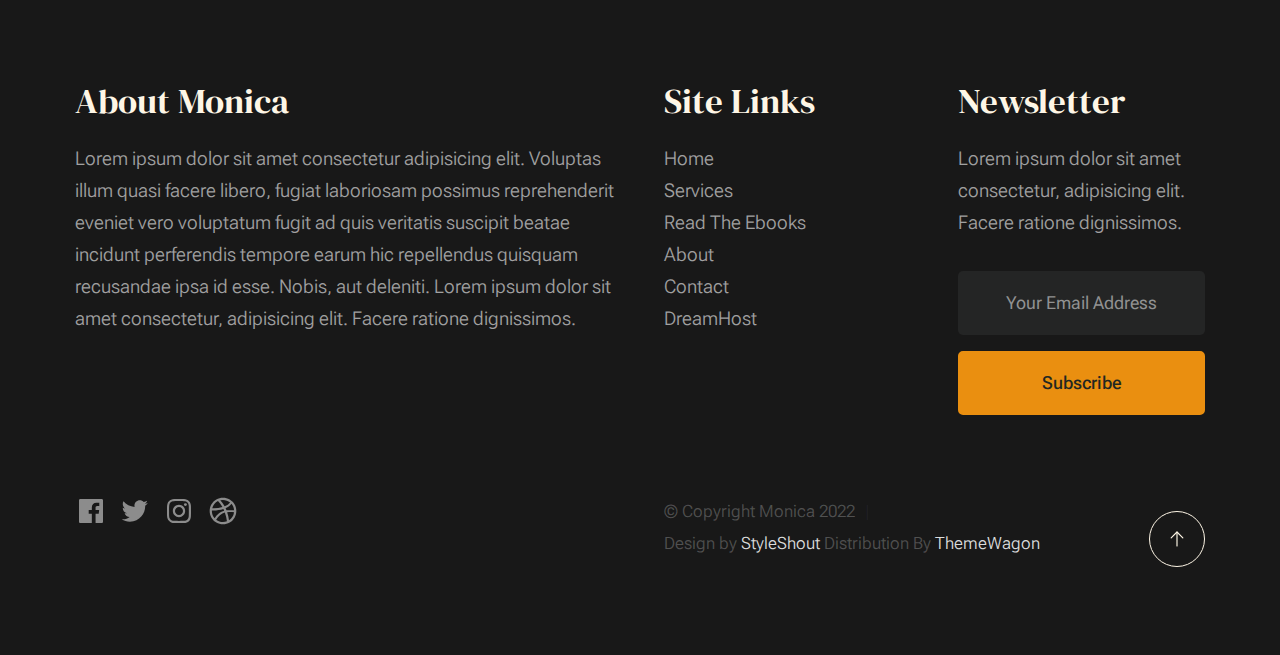
<file: single.html>
<!DOCTYPE html>
<html lang="en" class="no-js" >
<head>

    <!--- basic page needs
    ================================================== -->
    <meta charset="utf-8">
    <meta name="viewport" content="width=device-width, initial-scale=1">
    <title>Single - Monica</title>

    <script>
        document.documentElement.classList.remove('no-js');
        document.documentElement.classList.add('js');
    </script>

    <!-- CSS
    ================================================== -->
    <link rel="stylesheet" href="css/vendor.css">
    <link rel="stylesheet" href="css/styles.css">

    <!-- favicons
    ================================================== -->
    <link rel="apple-touch-icon" sizes="180x180" href="apple-touch-icon.png">
    <link rel="icon" type="image/png" sizes="32x32" href="favicon-32x32.png">
    <link rel="icon" type="image/png" sizes="16x16" href="favicon-16x16.png">
    <link rel="manifest" href="site.webmanifest">

</head>


<body id="top">


    <!-- preloader
    ================================================== -->
    <div id="preloader">
        <div id="loader" class="dots-fade">
            <div></div>
            <div></div>
            <div></div>
        </div>
    </div>


    <!-- page wrap
    ================================================== -->
    <div id="page" class="s-pagewrap">


        <!-- # site header 
        ================================================== -->
        <header class="s-header">

            <div class="row s-header__inner width-sixteen-col">

                <div class="s-header__block">
                    <div class="s-header__logo">
                        <a class="logo" href="index.html">
                            <img src="images/logo.png" alt="Homepage">
                        </a>
                    </div>

                    <a class="s-header__menu-toggle" href="#0"><span>Menu</span></a>
                </div> <!-- end s-header__block -->

                <nav class="s-header__nav">    
                    <ul class="s-header__menu-links">
                        <li><a href="about.html">About</a></li>
                        <li><a href="services.html">Services</a></li>
                        <li class="current"><a href="read.html">Read The Ebooks</a></li>
                        <li><a href="contact.html">Contact</a></li>
                    </ul> <!-- s-header__menu-links -->

                    <div class="s-header__contact">
                        <a href="contact.html" class="btn btn--primary s-header__contact-btn">Let's Work Together</a>
                        
                    </div> <!-- s-header__contact -->    
                </nav> <!-- end s-header__nav -->

            </div> <!-- end s-header__inner -->

        </header> <!-- end s-header -->


        <!-- # site main content
        ================================================== -->
        <article id="content" class="s-content entry">

            <div class="s-pageheader entry__header">
                <div class="row">
                    <div class="column xl-12">

                        <h1 class="entry__title">
                            5 Marketing Productivity Apps for Your Team
                        </h1> <!-- end entry__title -->

                        <div class="entry__meta">
                            <div class="entry__meta-date">
                                <svg width="24" height="24" fill="none" viewBox="0 0 24 24">
                                    <circle cx="12" cy="12" r="7.25" stroke="currentColor" stroke-width="1.5"></circle>
                                    <path stroke="currentColor" stroke-width="1.5" d="M12 8V12L14 14"></path>
                                </svg>
                                December 15, 2022 
                            </div>
                            <div class="entry__meta-cat">
                                <svg width="24" height="24" fill="none" viewBox="0 0 24 24">
                                    <path stroke="currentColor" stroke-linecap="round" stroke-linejoin="round" stroke-width="1.5" d="M19.25 17.25V9.75C19.25 8.64543 18.3546 7.75 17.25 7.75H4.75V17.25C4.75 18.3546 5.64543 19.25 6.75 19.25H17.25C18.3546 19.25 19.25 18.3546 19.25 17.25Z"></path>
                                    <path stroke="currentColor" stroke-linecap="round" stroke-linejoin="round" stroke-width="1.5" d="M13.5 7.5L12.5685 5.7923C12.2181 5.14977 11.5446 4.75 10.8127 4.75H6.75C5.64543 4.75 4.75 5.64543 4.75 6.75V11"></path>
                                </svg>                                      
                                <span class="cat-links">
                                    <a href="read.html">Productivity</a>
                                    <a href="read.html">Marketing</a>
                                </span>
                            </div>
                        </div> <!-- end entry__meta -->

                    </div>
                </div>
            </div> <!-- end entry__header --> 

            <div class="s-pagecontent entry__content">

                <div class="row entry__media">
                    <div class="column xl-12">
                        <figure class="featured-image">
                            <img src="images/thumbs/single/standard-1200.jpg" 
                                 srcset="images/thumbs/single/standard-2400.jpg 2400w, 
                                         images/thumbs/single/standard-1200.jpg 1200w, 
                                         images/thumbs/single/standard-600.jpg 600w" sizes="(max-width: 2400px) 100vw, 2400px" alt="">
                        </figure>
                    </div>
                </div> <!-- end entry__media -->

                <div class="row entry__primary width-narrower">
                    <div class="column xl-12"> 

                            <p class="lead">
                            Duis ex ad cupidatat tempor Excepteur cillum cupidatat fugiat nostrud cupidatat dolor 
                            sunt sint sit nisi est eu exercitation incididunt adipisicing veniam velit id fugiat 
                            enim mollit amet anim veniam dolor dolor irure velit commodo cillum sit nulla ullamco 
                            magna amet magna cupidatat qui labore cillum cillum cupidatat fugiat nostrud. </p> 

                            <p class="drop-cap">
                            Eligendi quam at quis. Sit vel neque quam consequuntur expedita quisquam. Incidunt quae 
                            qui error. Rerum non facere mollitia ut magnam laboriosam. Quisquam neque quia ex eligendi 
                            repellat illum quibusdam aut. Architecto quam consequuntur totam ratione reprehenderit est 
                            praesentium impedit maiores incididunt adipisicing veniam velit .
                            </p>
    
                            <p>
                            Duis ex ad cupidatat tempor Excepteur cillum cupidatat fugiat nostrud cupidatat dolor 
                            sunt sint sit nisi est eu exercitation incididunt adipisicing veniam velit id fugiat 
                            enim mollit amet anim veniam dolor dolor irure velit commodo cillum sit nulla ullamco 
                            magna amet magna cupidatat qui labore cillum sit in tempor veniam consequat non laborum 
                            adipisicing aliqua ea nisi sint ut quis proident ullamco ut dolore culpa occaecat ut 
                            laboris in sit minim cupidatat ut dolor voluptate enim veniam consequat occaecat fugiat 
                            in adipisicing in amet Ut nulla nisi non ut enim aliqua laborum mollit quis nostrud sed sed.
                            </p>
            
                            <figure class="alignwide">
                                <img src="images/sample-1200.jpg" 
                                     srcset="images/sample-2400.jpg 2400w, 
                                             images/sample-1200.jpg 1200w, 
                                             images/sample-600.jpg 600w" sizes="(max-width: 2400px) 100vw, 2400px" alt="">
                            </figure>
    
                            <p>
                            Duis ex ad cupidatat tempor Excepteur cillum cupidatat fugiat nostrud cupidatat dolor 
                            sunt sint sit nisi est eu exercitation incididunt adipisicing veniam velit id fugiat 
                            enim mollit amet anim veniam dolor dolor irure velit commodo cillum sit nulla ullamco 
                            magna amet magna cupidatat qui labore cillum sit in tempor veniam consequat non laborum 
                            adipisicing aliqua ea nisi sint ut quis proident ullamco ut dolore culpa occaecat ut 
                            laboris in sit minim cupidatat ut dolor voluptate enim veniam consequat occaecat fugiat 
                            in adipisicing in amet Ut nulla nisi non ut enim aliqua laborum mollit quis nostrud sed sed.
                            </p>
    
                            <h2>Large Heading</h2>
        
                            <p>
                            Harum quidem rerum facilis est et expedita distinctio. Nam libero tempore, cum soluta 
                            nobis est eligendi optio cumque nihil impedit quo minus <a href="http://#">omnis voluptas assumenda est</a> 
                            id quod maxime placeat facere possimus, omnis dolor repellendus. Temporibus autem quibusdam et 
                            aut officiis debitis aut rerum necessitatibus saepe eveniet ut et.</p>
    
                            <blockquote>
                                <p>
                                For God so loved the world, that he gave his only Son, that whoever believes in 
                                him should not perish but have eternal life. For God did not send his Son into 
                                the world to condemn the world, but in order that the world might be 
                                saved through him.
                                </p>
                                <cite>John 3:16-17 ESV</cite>
                            </blockquote>
    
                            <p>
                            Odio dignissimos ducimus qui blanditiis praesentium voluptatum deleniti atque corrupti dolores 
                            et quas molestias excepturi sint occaecati cupiditate non provident, similique sunt in culpa. 
                            Aenean eu leo quam. Pellentesque ornare sem lacinia quam venenatis vestibulum. Nulla vitae elit 
                            libero, a pharetra augue laboris in sit minim cupidatat ut dolor voluptate enim veniam consequat 
                            occaecat fugiat in adipisicing in amet Ut nulla nisi non ut enim aliqua laborum mollit quis nostrud sed sed..</p>
    
                            <h3>Smaller Heading</h3>
    
                            <p>
                            Quidem rerum facilis est et expedita distinctio. Nam libero tempore, cum soluta nobis est 
                            eligendi optio cumque nihil impedit quo minus id quod maxime placeat facere possimus, omnis voluptas 
                            assumenda est, omnis dolor repellendus.
                            </p>
    
                            <p>
                            Quidem rerum facilis est et expedita distinctio. Nam libero tempore, cum soluta nobis est 
                            eligendi optio cumque nihil impedit quo minus id quod maxime placeat facere possimus, omnis voluptas 
                            assumenda est, omnis dolor repellendus.
                            </p>
                                    
                            <p>
                            Odio dignissimos ducimus qui blanditiis praesentium voluptatum deleniti atque corrupti dolores et 
                            quas molestias excepturi sint occaecati cupiditate non provident, similique sunt in culpa.</p>
    
                            <ul>
                                <li>Donec nulla non metus auctor fringilla.
                                    <ul>
                                        <li>Lorem ipsum dolor sit amet.</li>
                                        <li>Lorem ipsum dolor sit amet.</li>
                                        <li>Lorem ipsum dolor sit amet.</li>
                                    </ul>
                                </li>
                                <li>Donec nulla non metus auctor fringilla.</li>
                                <li>Donec nulla non metus auctor fringilla.</li>
                            </ul>
    
                            <p>
                            Odio dignissimos ducimus qui blanditiis praesentium voluptatum deleniti atque corrupti dolores et quas 
                            molestias excepturi sint occaecati cupiditate non provident, similique sunt in culpa. Aenean eu leo quam. 
                            Pellentesque ornare sem lacinia quam venenatis vestibulum. Nulla vitae elit libero, a pharetra augue 
                            laboris in sit minim cupidatat ut dolor voluptate enim veniam consequat occaecat fugiat in adipisicing 
                            in amet Ut nulla nisi non ut enim aliqua laborum mollit quis nostrud sed sed.
                            </p>        

                            <div class="post-nav">
                                <div class="post-nav__prev">
                                    <a href="single-standard.html" rel="prev">
                                        <span>Prev</span>
                                        5 Effective Web Design Principles. 
                                    </a>
                                </div>
                                <div class="post-nav__next">
                                    <a href="single-standard.html" rel="next">
                                        <span>Next</span>
                                        How to Determine the Reach of Your Campaign
                                    </a>
                                </div>
                            </div> <!-- end post-nav -->                                                   
                   
                    </div> <!-- end column-->
                </div> <!-- end entry__primary -->    
                
                <div class="row related-posts">
                    <div class="column xl-12">

                        <h4 class="text-center">Similar Posts</h4>

                        <div class="grid-list-items">
                
                            <div class="grid-list-items__item read-card">
                                <div class="read-card__header">
                                    <h3 class="read-card__title"><a href="https://www.dreamhost.com/r.cgi?287326">Need Web Hosting for Your Websites?</a></h3>
                                </div>
                                <div class="read-card__text">
                                    <p>
                                    Need hosting for your website? We would highly recommend <a href="https://www.dreamhost.com/r.cgi?287326">DreamHost</a>.
                                    Enjoy 100% in-house support, guaranteed performance and uptime, 1-click installs, and a super-intuitive control 
                                    panel to make managing your websites and projects easy. <a href="https://www.dreamhost.com/r.cgi?287326">Sign up</a> now to get started.
                                    </p>
                                </div>
                            </div> <!-- end read-card -->
                            <div class="grid-list-items__item read-card">
                                <div class="read-card__header">
                                    <h3 class="read-card__title"><a href="single.html">Why Is Data-Driven Marketing Important?</a></h3>
                                </div>
                                <div class="read-card__text">
                                    <p>
                                    Rerum quam quos. Quibusdam quis autem voluptatibus earum vel ex error ea magni. Aut asperiores 
                                    sit mollitia. Rem neque et voluptatem eos quia sed eligendi et. Eaque velit eligendi ut 
                                    magnam. Cumque ducimus laborum doloribus facere maxime vel earum quidem enim suscipit.
                                    </p>
                                </div>
                            </div> <!-- end read-card -->
                            <div class="grid-list-items__item read-card">
                                <div class="read-card__header">
                                    <h3 class="read-card__title"><a href="single.html">How to Develop Successful Marketing Strategies.</a></h3>
                                </div>
                                <div class="read-card__text">
                                    <p>
                                    Quibusdam quis autem voluptatibus earum vel ex error ea magni. Rerum quam quos. Aut asperiores 
                                    sit mollitia. Rem neque et voluptatem eos quia sed eligendi et. Eaque velit eligendi ut 
                                    magnam. Cumque ducimus laborum doloribus facere maxime vel earum quidem enim suscipit.
                                    </p>
                                </div>
                            </div> <!-- end read card -->
                        
                        </div> <!-- end grid-list-items -->
                          
                    </div> <!-- end column -->
                </div> <!-- end related-posts --> 

            </div> <!-- end entry__content -->

        </article> <!-- s-content entry-->
        

        <!-- # cta
        ================================================== -->
        <section id="cta" class="s-cta">

            <div class="row row-x-center text-center">
                <div class="column xl-8 lg-12">

                    <div class="s-cta__content">
                        <h2 class="text-display-title">
                        Get started with a consultation today.
                        </h2>
                        <p class="lead">
                        Lorem ipsum dolor sit, amet consectetur adipisicing elit. Quis rem, esse doloribus sint eaque at debitis enim vitae minus expedita ratione dignissimos sit nostrum optio sequi. Ipsa at beatae quam.
                        </p>
                        <a href="contact.html" class="btn btn--primary">Let's Work Together</a>
                    </div>

                </div>
            </div>

        </section> <!-- end s-cta -->


        <!-- # footer 
        ================================================== -->
        <footer class="s-footer">
            <div class="row s-footer__content">
                <div class="column xl-6 lg-6 md-12 s-footer__block s-footer__about">                    
                    <h3>About Monica</h3>
                    <p>
                    Lorem ipsum dolor sit amet consectetur adipisicing elit. Voluptas illum quasi facere libero, 
                    fugiat laboriosam possimus reprehenderit eveniet vero voluptatum fugit ad quis veritatis suscipit beatae 
                    incidunt perferendis tempore earum hic repellendus quisquam recusandae ipsa id esse. Nobis, aut deleniti.
                    Lorem ipsum dolor sit amet consectetur, adipisicing elit. Facere ratione dignissimos.
                    </p>               
                </div>                
                <div class="column xl-3 lg-6 md-12 s-footer__block s-footer__site-links">
                    <h3>Site Links</h3>
                    <ul class="link-list">
                        <li><a href="index.html">Home</a></li>
                        <li><a href="services.html">Services</a></li>
                        <li><a href="read.html">Read The Ebooks</a></li>
                        <li><a href="about.html">About</a></li>
                        <li><a href="contact.html">Contact</a></li>
                        <li><a href="https://www.dreamhost.com/r.cgi?287326">DreamHost</a></li>
                    </ul>
                </div>
                <div class="column xl-3 lg-6 md-12 tab-12 s-footer__block s-footer__newsletter">
                    <h3>Newsletter</h3>

                    <p>
                    Lorem ipsum dolor sit amet consectetur, adipisicing elit. Facere ratione dignissimos.
                    </p>

                    <div class="subscribe-form">
                        <form id="mc-form" class="mc-form">
                            <input type="email" name="EMAIL" id="mce-EMAIL" class="u-fullwidth text-center" placeholder="Your Email Address" title="The domain portion of the email address is invalid (the portion after the @)." pattern="^([^\x00-\x20\x22\x28\x29\x2c\x2e\x3a-\x3c\x3e\x40\x5b-\x5d\x7f-\xff]+|\x22([^\x0d\x22\x5c\x80-\xff]|\x5c[\x00-\x7f])*\x22)(\x2e([^\x00-\x20\x22\x28\x29\x2c\x2e\x3a-\x3c\x3e\x40\x5b-\x5d\x7f-\xff]+|\x22([^\x0d\x22\x5c\x80-\xff]|\x5c[\x00-\x7f])*\x22))*\x40([^\x00-\x20\x22\x28\x29\x2c\x2e\x3a-\x3c\x3e\x40\x5b-\x5d\x7f-\xff]+|\x5b([^\x0d\x5b-\x5d\x80-\xff]|\x5c[\x00-\x7f])*\x5d)(\x2e([^\x00-\x20\x22\x28\x29\x2c\x2e\x3a-\x3c\x3e\x40\x5b-\x5d\x7f-\xff]+|\x5b([^\x0d\x5b-\x5d\x80-\xff]|\x5c[\x00-\x7f])*\x5d))*(\.\w{2,})+$" required>
                            <input type="submit" name="subscribe" value="Subscribe" class="btn btn--primary btn--small u-fullwidth">
                            <!-- <div style="position: absolute; left: -5000px;" aria-hidden="true"><input type="text" name="b_cdb7b577e41181934ed6a6a44_9a91cfe7b3" tabindex="-1" value=""></div> -->
                            <div class="mc-status"></div>
                        </form>
                    </div>
                </div>
            </div>    
            
            <div class="row s-footer__bottom">
                <div class="column xl-6 lg-12">
                    <ul class="s-footer__social social-list">
                        <li>
                            <a href="#0">
                                <svg xmlns="http://www.w3.org/2000/svg" width="24" height="24" viewBox="0 0 24 24" style="fill:rgba(0, 0, 0, 1);transform:;-ms-filter:"><path d="M20,3H4C3.447,3,3,3.448,3,4v16c0,0.552,0.447,1,1,1h8.615v-6.96h-2.338v-2.725h2.338v-2c0-2.325,1.42-3.592,3.5-3.592 c0.699-0.002,1.399,0.034,2.095,0.107v2.42h-1.435c-1.128,0-1.348,0.538-1.348,1.325v1.735h2.697l-0.35,2.725h-2.348V21H20 c0.553,0,1-0.448,1-1V4C21,3.448,20.553,3,20,3z"></path></svg>
                                <span class="u-screen-reader-text">Facebook</span>
                            </a>
                        </li>
                        <li>
                            <a href="#0">
                                <svg xmlns="http://www.w3.org/2000/svg" width="24" height="24" viewBox="0 0 24 24" style="fill:rgba(0, 0, 0, 1);transform:;-ms-filter:"><path d="M19.633,7.997c0.013,0.175,0.013,0.349,0.013,0.523c0,5.325-4.053,11.461-11.46,11.461c-2.282,0-4.402-0.661-6.186-1.809 c0.324,0.037,0.636,0.05,0.973,0.05c1.883,0,3.616-0.636,5.001-1.721c-1.771-0.037-3.255-1.197-3.767-2.793 c0.249,0.037,0.499,0.062,0.761,0.062c0.361,0,0.724-0.05,1.061-0.137c-1.847-0.374-3.23-1.995-3.23-3.953v-0.05 c0.537,0.299,1.16,0.486,1.82,0.511C3.534,9.419,2.823,8.184,2.823,6.787c0-0.748,0.199-1.434,0.548-2.032 c1.983,2.443,4.964,4.04,8.306,4.215c-0.062-0.3-0.1-0.611-0.1-0.923c0-2.22,1.796-4.028,4.028-4.028 c1.16,0,2.207,0.486,2.943,1.272c0.91-0.175,1.782-0.512,2.556-0.973c-0.299,0.935-0.936,1.721-1.771,2.22 c0.811-0.088,1.597-0.312,2.319-0.624C21.104,6.712,20.419,7.423,19.633,7.997z"></path></svg>
                                <span class="u-screen-reader-text">Twitter</span>
                            </a>
                        </li>
                        <li>
                            <a href="#0">
                                <svg xmlns="http://www.w3.org/2000/svg" width="24" height="24" viewBox="0 0 24 24" style="fill:rgba(0, 0, 0, 1);transform:;-ms-filter:"><path d="M11.999,7.377c-2.554,0-4.623,2.07-4.623,4.623c0,2.554,2.069,4.624,4.623,4.624c2.552,0,4.623-2.07,4.623-4.624 C16.622,9.447,14.551,7.377,11.999,7.377L11.999,7.377z M11.999,15.004c-1.659,0-3.004-1.345-3.004-3.003 c0-1.659,1.345-3.003,3.004-3.003s3.002,1.344,3.002,3.003C15.001,13.659,13.658,15.004,11.999,15.004L11.999,15.004z"></path><circle cx="16.806" cy="7.207" r="1.078"></circle><path d="M20.533,6.111c-0.469-1.209-1.424-2.165-2.633-2.632c-0.699-0.263-1.438-0.404-2.186-0.42 c-0.963-0.042-1.268-0.054-3.71-0.054s-2.755,0-3.71,0.054C7.548,3.074,6.809,3.215,6.11,3.479C4.9,3.946,3.945,4.902,3.477,6.111 c-0.263,0.7-0.404,1.438-0.419,2.186c-0.043,0.962-0.056,1.267-0.056,3.71c0,2.442,0,2.753,0.056,3.71 c0.015,0.748,0.156,1.486,0.419,2.187c0.469,1.208,1.424,2.164,2.634,2.632c0.696,0.272,1.435,0.426,2.185,0.45 c0.963,0.042,1.268,0.055,3.71,0.055s2.755,0,3.71-0.055c0.747-0.015,1.486-0.157,2.186-0.419c1.209-0.469,2.164-1.424,2.633-2.633 c0.263-0.7,0.404-1.438,0.419-2.186c0.043-0.962,0.056-1.267,0.056-3.71s0-2.753-0.056-3.71C20.941,7.57,20.801,6.819,20.533,6.111z M19.315,15.643c-0.007,0.576-0.111,1.147-0.311,1.688c-0.305,0.787-0.926,1.409-1.712,1.711c-0.535,0.199-1.099,0.303-1.67,0.311 c-0.95,0.044-1.218,0.055-3.654,0.055c-2.438,0-2.687,0-3.655-0.055c-0.569-0.007-1.135-0.112-1.669-0.311 c-0.789-0.301-1.414-0.923-1.719-1.711c-0.196-0.534-0.302-1.099-0.311-1.669c-0.043-0.95-0.053-1.218-0.053-3.654 c0-2.437,0-2.686,0.053-3.655c0.007-0.576,0.111-1.146,0.311-1.687c0.305-0.789,0.93-1.41,1.719-1.712 c0.534-0.198,1.1-0.303,1.669-0.311c0.951-0.043,1.218-0.055,3.655-0.055c2.437,0,2.687,0,3.654,0.055 c0.571,0.007,1.135,0.112,1.67,0.311c0.786,0.303,1.407,0.925,1.712,1.712c0.196,0.534,0.302,1.099,0.311,1.669 c0.043,0.951,0.054,1.218,0.054,3.655c0,2.436,0,2.698-0.043,3.654H19.315z"></path></svg>
                                <span class="u-screen-reader-text">Instagram</span>
                            </a>
                        </li>
                        <li>
                            <a href="#0">
                                <svg xmlns="http://www.w3.org/2000/svg" width="24" height="24" viewBox="0 0 24 24" style="fill: rgba(0, 0, 0, 1);transform: ;msFilter:;"><path d="M20.66 6.98a9.932 9.932 0 0 0-3.641-3.64C15.486 2.447 13.813 2 12 2s-3.486.447-5.02 1.34c-1.533.893-2.747 2.107-3.64 3.64S2 10.187 2 12s.446 3.487 1.34 5.02a9.924 9.924 0 0 0 3.641 3.64C8.514 21.553 10.187 22 12 22s3.486-.447 5.02-1.34a9.932 9.932 0 0 0 3.641-3.64C21.554 15.487 22 13.813 22 12s-.446-3.487-1.34-5.02zM12 3.66c2 0 3.772.64 5.32 1.919-.92 1.174-2.286 2.14-4.1 2.9-1.002-1.813-2.088-3.327-3.261-4.54A7.715 7.715 0 0 1 12 3.66zM5.51 6.8a8.116 8.116 0 0 1 2.711-2.22c1.212 1.201 2.325 2.7 3.34 4.5-2 .6-4.114.9-6.341.9-.573 0-1.006-.013-1.3-.04A8.549 8.549 0 0 1 5.51 6.8zM3.66 12c0-.054.003-.12.01-.2.007-.08.01-.146.01-.2.254.014.641.02 1.161.02 2.666 0 5.146-.367 7.439-1.1.187.373.381.793.58 1.26-1.32.293-2.674 1.006-4.061 2.14S6.4 16.247 5.76 17.5c-1.4-1.587-2.1-3.42-2.1-5.5zM12 20.34c-1.894 0-3.594-.587-5.101-1.759.601-1.187 1.524-2.322 2.771-3.401 1.246-1.08 2.483-1.753 3.71-2.02a29.441 29.441 0 0 1 1.56 6.62 8.166 8.166 0 0 1-2.94.56zm7.08-3.96a8.351 8.351 0 0 1-2.58 2.621c-.24-2.08-.7-4.107-1.379-6.081.932-.066 1.765-.1 2.5-.1.799 0 1.686.034 2.659.1a8.098 8.098 0 0 1-1.2 3.46zm-1.24-5c-1.16 0-2.233.047-3.22.14a27.053 27.053 0 0 0-.68-1.62c2.066-.906 3.532-2.006 4.399-3.3 1.2 1.414 1.854 3.027 1.96 4.84-.812-.04-1.632-.06-2.459-.06z"></path></svg>
                                <span class="u-screen-reader-text">Dribbble</span>
                            </a>
                        </li>
                    </ul> <!-- end s-footer__social -->
                </div>
                <div class="column xl-6 lg-12">
                    <p class="ss-copyright">
                        <span>© Copyright Monica 2022</span> 
                        <span>Design by <a href="https://www.styleshout.com/">StyleShout</a> Distribution By <a href="https://themewagon.com">ThemeWagon</a></span>
                    </p>
                </div>

                <div class="ss-go-top">
                    <a class="smoothscroll" title="Back to Top" href="#top">
                        <svg xmlns="http://www.w3.org/2000/svg" viewBox="0 0 24 24" width="36" height="36" fill="none" stroke="#ffffff" stroke-width="1" stroke-linecap="round" stroke-linejoin="round">&lt;!--!  Atomicons Free 1.00 by @atisalab License - https://atomicons.com/license/ (Icons: CC BY 4.0) Copyright 2021 Atomicons --&gt;<polyline points="17 11 12 6 7 11"></polyline><line x1="12" y1="18" x2="12" y2="6"></line></svg>
                    </a>
                </div> <!-- end ss-go-top -->
            </div>
            
        </footer> <!-- end s-footer -->

    </div> <!-- end page-wrap -->

    <!-- Java Script
    ================================================== -->
    <script src="js/plugins.js"></script>
    <script src="js/main.js"></script>

</body>
</html>
</file>
<file: css/vendor.css>
/* ===================================================================
 * Monica Third-party Stylesheets
 * Template Ver. 1.0.0
 * 12-13-2022
 * -------------------------------------------------------------------
 *
 * TOC:
 * # PrismJS
 * # Swiper
 *
 * ------------------------------------------------------------------- */


/* ===================================================================
 * # PrismJS 1.20.0
 *   https://prismjs.com/download.html#themes=prism-okaidia&languages=markup+css+clike+javascript+markup-templating+php 
 *   
 *   okaidia theme for JavaScript, CSS and HTML
 *   Loosely based on Monokai textmate theme by http://www.monokai.nl/
 *   @author ocodia
 * ------------------------------------------------------------------- */
code[class*=language-],
pre[class*=language-] {
  color          : #f8f8f2;
  background     : none;
  text-shadow    : 0 1px rgba(0, 0, 0, 0.3);
  font-family    : var(--font-mono);
  font-size      : calc(var(--text-size) * 0.9444);
  text-align     : left;
  white-space    : pre;
  word-spacing   : normal;
  word-break     : normal;
  word-wrap      : normal;
  line-height    : var(--vspace-1);
  -moz-tab-size  : 4;
  -o-tab-size    : 4;
  tab-size       : 4;
  -webkit-hyphens: none;
  -ms-hyphens    : none;
  hyphens        : none;
}

/* Code blocks */
pre[class*=language-] {
  padding : var(--vspace-0_5) 0 var(--vspace-1);
  margin  : var(--vspace-1) 0;
  overflow: auto;
}

:not(pre)>code[class*=language-],
pre[class*=language-] {
  background: #272822;
}

/* Inline code */
:not(pre)>code[class*=language-] {
  padding    : 0.1em;
  white-space: normal;
}

.token.comment,
.token.prolog,
.token.doctype,
.token.cdata {
  color: slategray;
}

.token.punctuation {
  color: #f8f8f2;
}

.token.namespace {
  opacity: 0.7;
}

.token.property,
.token.tag,
.token.constant,
.token.symbol,
.token.deleted {
  color: #f92672;
}

.token.boolean,
.token.number {
  color: #ae81ff;
}

.token.selector,
.token.attr-name,
.token.string,
.token.char,
.token.builtin,
.token.inserted {
  color: #a6e22e;
}

.token.operator,
.token.entity,
.token.url,
.language-css .token.string,
.style .token.string,
.token.variable {
  color: #f8f8f2;
}

.token.atrule,
.token.attr-value,
.token.function,
.token.class-name {
  color: #e6db74;
}

.token.keyword {
  color: #66d9ef;
}

.token.regex,
.token.important {
  color: #fd971f;
}

.token.important,
.token.bold {
  font-weight: bold;
}

.token.italic {
  font-style: italic;
}

.token.entity {
  cursor: help;
}



/* ===================================================================
 * # Swiper 6.4.5
 *   Most modern mobile touch slider and framework with hardware accelerated transitions
 *   https://swiperjs.com
 *
 *   Copyright 2014-2020 Vladimir Kharlampidi
 *
 *   Released under the MIT License
 *
 *   Released on: December 18, 2020
 * ------------------------------------------------------------------- */
@font-face {
  font-family: "swiper-icons";
  src        : url("data:application/font-woff;charset=utf-8;base64, [base64]//wADZ2x5ZgAAAywAAADMAAAD2MHtryVoZWFkAAABbAAAADAAAAA2E2+eoWhoZWEAAAGcAAAAHwAAACQC9gDzaG10eAAAAigAAAAZAAAArgJkABFsb2NhAAAC0AAAAFoAAABaFQAUGG1heHAAAAG8AAAAHwAAACAAcABAbmFtZQAAA/gAAAE5AAACXvFdBwlwb3N0AAAFNAAAAGIAAACE5s74hXjaY2BkYGAAYpf5Hu/j+W2+MnAzMYDAzaX6QjD6/4//Bxj5GA8AuRwMYGkAPywL13jaY2BkYGA88P8Agx4j+/8fQDYfA1AEBWgDAIB2BOoAeNpjYGRgYNBh4GdgYgABEMnIABJzYNADCQAACWgAsQB42mNgYfzCOIGBlYGB0YcxjYGBwR1Kf2WQZGhhYGBiYGVmgAFGBiQQkOaawtDAoMBQxXjg/wEGPcYDDA4wNUA2CCgwsAAAO4EL6gAAeNpj2M0gyAACqxgGNWBkZ2D4/wMA+xkDdgAAAHjaY2BgYGaAYBkGRgYQiAHyGMF8FgYHIM3DwMHABGQrMOgyWDLEM1T9/w8UBfEMgLzE////P/5//f/V/xv+r4eaAAeMbAxwIUYmIMHEgKYAYjUcsDAwsLKxc3BycfPw8jEQA/[base64]/uznmfPFBNODM2K7MTQ45YEAZqGP81AmGGcF3iPqOop0r1SPTaTbVkfUe4HXj97wYE+yNwWYxwWu4v1ugWHgo3S1XdZEVqWM7ET0cfnLGxWfkgR42o2PvWrDMBSFj/IHLaF0zKjRgdiVMwScNRAoWUoH78Y2icB/yIY09An6AH2Bdu/UB+yxopYshQiEvnvu0dURgDt8QeC8PDw7Fpji3fEA4z/PEJ6YOB5hKh4dj3EvXhxPqH/SKUY3rJ7srZ4FZnh1PMAtPhwP6fl2PMJMPDgeQ4rY8YT6Gzao0eAEA409DuggmTnFnOcSCiEiLMgxCiTI6Cq5DZUd3Qmp10vO0LaLTd2cjN4fOumlc7lUYbSQcZFkutRG7g6JKZKy0RmdLY680CDnEJ+UMkpFFe1RN7nxdVpXrC4aTtnaurOnYercZg2YVmLN/d/gczfEimrE/fs/bOuq29Zmn8tloORaXgZgGa78yO9/cnXm2BpaGvq25Dv9S4E9+5SIc9PqupJKhYFSSl47+Qcr1mYNAAAAeNptw0cKwkAAAMDZJA8Q7OUJvkLsPfZ6zFVERPy8qHh2YER+3i/BP83vIBLLySsoKimrqKqpa2hp6+jq6RsYGhmbmJqZSy0sraxtbO3sHRydnEMU4uR6yx7JJXveP7WrDycAAAAAAAH//wACeNpjYGRgYOABYhkgZgJCZgZNBkYGLQZtIJsFLMYAAAw3ALgAeNolizEKgDAQBCchRbC2sFER0YD6qVQiBCv/H9ezGI6Z5XBAw8CBK/m5iQQVauVbXLnOrMZv2oLdKFa8Pjuru2hJzGabmOSLzNMzvutpB3N42mNgZGBg4GKQYzBhYMxJLMlj4GBgAYow/P/PAJJhLM6sSoWKfWCAAwDAjgbRAAB42mNgYGBkAIIbCZo5IPrmUn0hGA0AO8EFTQAA") format("woff");
  font-weight: 400;
  font-style : normal;
}

:root {
  --swiper-theme-color: #007aff;
}

.swiper-container {
  margin-left : auto;
  margin-right: auto;
  position    : relative;
  overflow    : hidden;
  list-style  : none;
  padding     : 0;
  /* Fix of Webkit flickering */
  z-index     : 1;
}

.swiper-container-vertical>.swiper-wrapper {
  flex-direction: column;
}

.swiper-wrapper {
  position           : relative;
  width              : 100%;
  height             : 100%;
  z-index            : 1;
  display            : flex;
  transition-property: transform;
  box-sizing         : content-box;
}

.swiper-container-android .swiper-slide,
.swiper-wrapper {
  transform: translate3d(0px, 0, 0);
}

.swiper-container-multirow>.swiper-wrapper {
  flex-wrap: wrap;
}

.swiper-container-multirow-column>.swiper-wrapper {
  flex-wrap     : wrap;
  flex-direction: column;
}

.swiper-container-free-mode>.swiper-wrapper {
  transition-timing-function: ease-out;
  margin                    : 0 auto;
}

.swiper-slide {
  flex-shrink        : 0;
  width              : 100%;
  height             : 100%;
  position           : relative;
  transition-property: transform;
}

.swiper-slide-invisible-blank {
  visibility: hidden;
}

/* Auto Height */
.swiper-container-autoheight,
.swiper-container-autoheight .swiper-slide {
  height: auto;
}

.swiper-container-autoheight .swiper-wrapper {
  align-items        : flex-start;
  transition-property: transform, height;
}

/* 3D Effects */
.swiper-container-3d {
  perspective: 1200px;
}

.swiper-container-3d .swiper-wrapper,
.swiper-container-3d .swiper-slide,
.swiper-container-3d .swiper-slide-shadow-left,
.swiper-container-3d .swiper-slide-shadow-right,
.swiper-container-3d .swiper-slide-shadow-top,
.swiper-container-3d .swiper-slide-shadow-bottom,
.swiper-container-3d .swiper-cube-shadow {
  transform-style: preserve-3d;
}

.swiper-container-3d .swiper-slide-shadow-left,
.swiper-container-3d .swiper-slide-shadow-right,
.swiper-container-3d .swiper-slide-shadow-top,
.swiper-container-3d .swiper-slide-shadow-bottom {
  position      : absolute;
  left          : 0;
  top           : 0;
  width         : 100%;
  height        : 100%;
  pointer-events: none;
  z-index       : 10;
}

.swiper-container-3d .swiper-slide-shadow-left {
  background-image: linear-gradient(to left, rgba(0, 0, 0, 0.5), rgba(0, 0, 0, 0));
}

.swiper-container-3d .swiper-slide-shadow-right {
  background-image: linear-gradient(to right, rgba(0, 0, 0, 0.5), rgba(0, 0, 0, 0));
}

.swiper-container-3d .swiper-slide-shadow-top {
  background-image: linear-gradient(to top, rgba(0, 0, 0, 0.5), rgba(0, 0, 0, 0));
}

.swiper-container-3d .swiper-slide-shadow-bottom {
  background-image: linear-gradient(to bottom, rgba(0, 0, 0, 0.5), rgba(0, 0, 0, 0));
}

/* CSS Mode */
.swiper-container-css-mode>.swiper-wrapper {
  overflow          : auto;
  scrollbar-width   : none;
  /* For Firefox */
  -ms-overflow-style: none;
  /* For Internet Explorer and Edge */
}

.swiper-container-css-mode>.swiper-wrapper::-webkit-scrollbar {
  display: none;
}

.swiper-container-css-mode>.swiper-wrapper>.swiper-slide {
  scroll-snap-align: start start;
}

.swiper-container-horizontal.swiper-container-css-mode>.swiper-wrapper {
  -ms-scroll-snap-type: x mandatory;
  scroll-snap-type    : x mandatory;
}

.swiper-container-vertical.swiper-container-css-mode>.swiper-wrapper {
  -ms-scroll-snap-type: y mandatory;
  scroll-snap-type    : y mandatory;
}

:root {
  --swiper-navigation-size   : 44px;
  /*
    --swiper-navigation-color: var(--swiper-theme-color);
    */
}

.swiper-button-prev,
.swiper-button-next {
  position       : absolute;
  top            : 50%;
  width          : calc(var(--swiper-navigation-size) / 44 * 27);
  height         : var(--swiper-navigation-size);
  margin-top     : calc(-1 * var(--swiper-navigation-size) / 2);
  z-index        : 10;
  cursor         : pointer;
  display        : flex;
  align-items    : center;
  justify-content: center;
  color          : var(--swiper-navigation-color, var(--swiper-theme-color));
}

.swiper-button-prev.swiper-button-disabled,
.swiper-button-next.swiper-button-disabled {
  opacity       : 0.35;
  cursor        : auto;
  pointer-events: none;
}

.swiper-button-prev:after,
.swiper-button-next:after {
  font-family   : swiper-icons;
  font-size     : var(--swiper-navigation-size);
  text-transform: none !important;
  letter-spacing: 0;
  text-transform: none;
  font-variant  : initial;
  line-height   : 1;
}

.swiper-button-prev,
.swiper-container-rtl .swiper-button-next {
  left : 10px;
  right: auto;
}

.swiper-button-prev:after,
.swiper-container-rtl .swiper-button-next:after {
  content: "prev";
}

.swiper-button-next,
.swiper-container-rtl .swiper-button-prev {
  right: 10px;
  left : auto;
}

.swiper-button-next:after,
.swiper-container-rtl .swiper-button-prev:after {
  content: "next";
}

.swiper-button-prev.swiper-button-white,
.swiper-button-next.swiper-button-white {
  --swiper-navigation-color: #ffffff;
}

.swiper-button-prev.swiper-button-black,
.swiper-button-next.swiper-button-black {
  --swiper-navigation-color: #000000;
}

.swiper-button-lock {
  display: none;
}

:root {
  /*
    --swiper-pagination-color: var(--swiper-theme-color);
    */
}

.swiper-pagination {
  position  : absolute;
  text-align: center;
  transition: 300ms opacity;
  transform : translate3d(0, 0, 0);
  z-index   : 10;
}

.swiper-pagination.swiper-pagination-hidden {
  opacity: 0;
}

/* Common Styles */
.swiper-pagination-fraction,
.swiper-pagination-custom,
.swiper-container-horizontal>.swiper-pagination-bullets {
  bottom: 10px;
  left  : 0;
  width : 100%;
}

/* Bullets */
.swiper-pagination-bullets-dynamic {
  overflow : hidden;
  font-size: 0;
}

.swiper-pagination-bullets-dynamic .swiper-pagination-bullet {
  transform: scale(0.33);
  position : relative;
}

.swiper-pagination-bullets-dynamic .swiper-pagination-bullet-active {
  transform: scale(1);
}

.swiper-pagination-bullets-dynamic .swiper-pagination-bullet-active-main {
  transform: scale(1);
}

.swiper-pagination-bullets-dynamic .swiper-pagination-bullet-active-prev {
  transform: scale(0.66);
}

.swiper-pagination-bullets-dynamic .swiper-pagination-bullet-active-prev-prev {
  transform: scale(0.33);
}

.swiper-pagination-bullets-dynamic .swiper-pagination-bullet-active-next {
  transform: scale(0.66);
}

.swiper-pagination-bullets-dynamic .swiper-pagination-bullet-active-next-next {
  transform: scale(0.33);
}

.swiper-pagination-bullet {
  width        : 8px;
  height       : 8px;
  display      : inline-block;
  border-radius: 100%;
  background   : #000;
  opacity      : 0.2;
}

button.swiper-pagination-bullet {
  border            : none;
  margin            : 0;
  padding           : 0;
  box-shadow        : none;
  -webkit-appearance: none;
  -moz-appearance   : none;
  appearance        : none;
}

.swiper-pagination-clickable .swiper-pagination-bullet {
  cursor: pointer;
}

.swiper-pagination-bullet-active {
  opacity   : 1;
  background: var(--swiper-pagination-color, var(--swiper-theme-color));
}

.swiper-container-vertical>.swiper-pagination-bullets {
  right    : 10px;
  top      : 50%;
  transform: translate3d(0px, -50%, 0);
}

.swiper-container-vertical>.swiper-pagination-bullets .swiper-pagination-bullet {
  margin : 6px 0;
  display: block;
}

.swiper-container-vertical>.swiper-pagination-bullets.swiper-pagination-bullets-dynamic {
  top      : 50%;
  transform: translateY(-50%);
  width    : 8px;
}

.swiper-container-vertical>.swiper-pagination-bullets.swiper-pagination-bullets-dynamic .swiper-pagination-bullet {
  display   : inline-block;
  transition: 200ms transform, 200ms top;
}

.swiper-container-horizontal>.swiper-pagination-bullets .swiper-pagination-bullet {
  margin: 0 4px;
}

.swiper-container-horizontal>.swiper-pagination-bullets.swiper-pagination-bullets-dynamic {
  left       : 50%;
  transform  : translateX(-50%);
  white-space: nowrap;
}

.swiper-container-horizontal>.swiper-pagination-bullets.swiper-pagination-bullets-dynamic .swiper-pagination-bullet {
  transition: 200ms transform, 200ms left;
}

.swiper-container-horizontal.swiper-container-rtl>.swiper-pagination-bullets-dynamic .swiper-pagination-bullet {
  transition: 200ms transform, 200ms right;
}

/* Progress */
.swiper-pagination-progressbar {
  background: rgba(0, 0, 0, 0.25);
  position  : absolute;
}

.swiper-pagination-progressbar .swiper-pagination-progressbar-fill {
  background      : var(--swiper-pagination-color, var(--swiper-theme-color));
  position        : absolute;
  left            : 0;
  top             : 0;
  width           : 100%;
  height          : 100%;
  transform       : scale(0);
  transform-origin: left top;
}

.swiper-container-rtl .swiper-pagination-progressbar .swiper-pagination-progressbar-fill {
  transform-origin: right top;
}

.swiper-container-horizontal>.swiper-pagination-progressbar,
.swiper-container-vertical>.swiper-pagination-progressbar.swiper-pagination-progressbar-opposite {
  width : 100%;
  height: 4px;
  left  : 0;
  top   : 0;
}

.swiper-container-vertical>.swiper-pagination-progressbar,
.swiper-container-horizontal>.swiper-pagination-progressbar.swiper-pagination-progressbar-opposite {
  width : 4px;
  height: 100%;
  left  : 0;
  top   : 0;
}

.swiper-pagination-white {
  --swiper-pagination-color: #ffffff;
}

.swiper-pagination-black {
  --swiper-pagination-color: #000000;
}

.swiper-pagination-lock {
  display: none;
}

/* Scrollbar */
.swiper-scrollbar {
  border-radius   : 10px;
  position        : relative;
  -ms-touch-action: none;
  background      : rgba(0, 0, 0, 0.1);
}

.swiper-container-horizontal>.swiper-scrollbar {
  position: absolute;
  left    : 1%;
  bottom  : 3px;
  z-index : 50;
  height  : 5px;
  width   : 98%;
}

.swiper-container-vertical>.swiper-scrollbar {
  position: absolute;
  right   : 3px;
  top     : 1%;
  z-index : 50;
  width   : 5px;
  height  : 98%;
}

.swiper-scrollbar-drag {
  height       : 100%;
  width        : 100%;
  position     : relative;
  background   : rgba(0, 0, 0, 0.5);
  border-radius: 10px;
  left         : 0;
  top          : 0;
}

.swiper-scrollbar-cursor-drag {
  cursor: move;
}

.swiper-scrollbar-lock {
  display: none;
}

.swiper-zoom-container {
  width          : 100%;
  height         : 100%;
  display        : flex;
  justify-content: center;
  align-items    : center;
  text-align     : center;
}

.swiper-zoom-container>img,
.swiper-zoom-container>svg,
.swiper-zoom-container>canvas {
  max-width    : 100%;
  max-height   : 100%;
  -o-object-fit: contain;
  object-fit   : contain;
}

.swiper-slide-zoomed {
  cursor: move;
}

/* Preloader */
:root {
  /*
    --swiper-preloader-color: var(--swiper-theme-color);
    */
}

.swiper-lazy-preloader {
  width            : 42px;
  height           : 42px;
  position         : absolute;
  left             : 50%;
  top              : 50%;
  margin-left      : -21px;
  margin-top       : -21px;
  z-index          : 10;
  transform-origin : 50%;
  -webkit-animation: swiper-preloader-spin 1s infinite linear;
  animation        : swiper-preloader-spin 1s infinite linear;
  box-sizing       : border-box;
  border           : 4px solid var(--swiper-preloader-color, var(--swiper-theme-color));
  border-radius    : 50%;
  border-top-color : transparent;
}

.swiper-lazy-preloader-white {
  --swiper-preloader-color: #fff;
}

.swiper-lazy-preloader-black {
  --swiper-preloader-color: #000;
}

@-webkit-keyframes swiper-preloader-spin {
  100% {
    transform: rotate(360deg);
  }
}

@keyframes swiper-preloader-spin {
  100% {
    transform: rotate(360deg);
  }
}

/* a11y */
.swiper-container .swiper-notification {
  position      : absolute;
  left          : 0;
  top           : 0;
  pointer-events: none;
  opacity       : 0;
  z-index       : -1000;
}

.swiper-container-fade.swiper-container-free-mode .swiper-slide {
  transition-timing-function: ease-out;
}

.swiper-container-fade .swiper-slide {
  pointer-events     : none;
  transition-property: opacity;
}

.swiper-container-fade .swiper-slide .swiper-slide {
  pointer-events: none;
}

.swiper-container-fade .swiper-slide-active,
.swiper-container-fade .swiper-slide-active .swiper-slide-active {
  pointer-events: auto;
}

.swiper-container-cube {
  overflow: visible;
}

.swiper-container-cube .swiper-slide {
  pointer-events             : none;
  -webkit-backface-visibility: hidden;
  backface-visibility        : hidden;
  z-index                    : 1;
  visibility                 : hidden;
  transform-origin           : 0 0;
  width                      : 100%;
  height                     : 100%;
}

.swiper-container-cube .swiper-slide .swiper-slide {
  pointer-events: none;
}

.swiper-container-cube.swiper-container-rtl .swiper-slide {
  transform-origin: 100% 0;
}

.swiper-container-cube .swiper-slide-active,
.swiper-container-cube .swiper-slide-active .swiper-slide-active {
  pointer-events: auto;
}

.swiper-container-cube .swiper-slide-active,
.swiper-container-cube .swiper-slide-next,
.swiper-container-cube .swiper-slide-prev,
.swiper-container-cube .swiper-slide-next+.swiper-slide {
  pointer-events: auto;
  visibility    : visible;
}

.swiper-container-cube .swiper-slide-shadow-top,
.swiper-container-cube .swiper-slide-shadow-bottom,
.swiper-container-cube .swiper-slide-shadow-left,
.swiper-container-cube .swiper-slide-shadow-right {
  z-index                    : 0;
  -webkit-backface-visibility: hidden;
  backface-visibility        : hidden;
}

.swiper-container-cube .swiper-cube-shadow {
  position  : absolute;
  left      : 0;
  bottom    : 0px;
  width     : 100%;
  height    : 100%;
  background: #000;
  opacity   : 0.6;
  filter    : blur(50px);
  z-index   : 0;
}

.swiper-container-flip {
  overflow: visible;
}

.swiper-container-flip .swiper-slide {
  pointer-events             : none;
  -webkit-backface-visibility: hidden;
  backface-visibility        : hidden;
  z-index                    : 1;
}

.swiper-container-flip .swiper-slide .swiper-slide {
  pointer-events: none;
}

.swiper-container-flip .swiper-slide-active,
.swiper-container-flip .swiper-slide-active .swiper-slide-active {
  pointer-events: auto;
}

.swiper-container-flip .swiper-slide-shadow-top,
.swiper-container-flip .swiper-slide-shadow-bottom,
.swiper-container-flip .swiper-slide-shadow-left,
.swiper-container-flip .swiper-slide-shadow-right {
  z-index                    : 0;
  -webkit-backface-visibility: hidden;
  backface-visibility        : hidden;
}
</file>
<file: css/styles.css>
@charset "UTF-8";
/* =================================================================== 
 * Monica Main Stylesheet
 * Template Ver. 1.0.0
 * 12-13-2022
 * ------------------------------------------------------------------
 *
 * TOC:
 * # SETTINGS
 *		## fonts
 *    	## colors
 *	  	## spacing and typescale
 *		## grid variables
 * # CSS RESET
 * # GRID
 *		## extra large devices
 *		## large devices
 *		## medium devices 
 *		## tablet devices
 *		## mobile devices
 *		## small mobile devices
 *		## additional column stackpoints 
 * # BASE SETUP
 * # UTILITY CLASSES
 * # TYPOGRAPHY 
 *		## additional typography & helper classes
 *		## lists
 *		## media 
 *		## spacing
 * # PRELOADER
 *		## page loaded
 * # FORM 
 *		## style placeholder text
 *		## change autocomplete styles in Chrome
 * # BUTTONS
 * # TABLE
 * # COMPONENTS
 *		## pagination 
 *		## alert box 
 *		## skillbars
 *		## stats tabs
 * # PROJECT-WIDE SHARED STYLES
 *		## list items
 *		## social list
 *		## read card
 *		## testimonials
 *		## swiper overrides
 * # GRID-BASED LAYOUTS
 *		## grid block
 *		## list grid
 * # PAGE WRAP
 * # SITE HEADER
 *		## logo
 *		## main navigation
 *		## mobile menu toggle
 * # PAGEHEADER & PAGECONTENT
 * # INTRO
 *		## intro content
 *		## intro scroll down
 *		## intro transitions
 * # ABOUT
 * # EXPERTISE
 * # CLIENTS
 *		## clients list
 * # CTA
 * # JOURNAL
 * # FOOTER
 *		## newsletter
 *		## copyright
 *		## go top
 * # BLOG STYLES 
 * # PAGE STYLES 
 *		## services page
 *		## contact page
 *
 * ------------------------------------------------------------------ */


/* ===================================================================
 * # SETTINGS
 *
 *
 * ------------------------------------------------------------------- */

/* ------------------------------------------------------------------- 
 * ## fonts 
 * ------------------------------------------------------------------- */
@import url("https://fonts.googleapis.com/css2?family=DM+Serif+Display&family=Roboto+Flex:opsz,wght@8..144,300;8..144,400;8..144,500;8..144,600&display=swap");

:root {
	--font-1: "Roboto Flex", sans-serif;
	--font-2: "DM Serif Display", Serif;

  /* monospace
   */
	--font-mono: Consolas, "Andale Mono", Courier, "Courier New", monospace;
}

/* ------------------------------------------------------------------- 
 * ## colors
 * ------------------------------------------------------------------- */
:root {
  /* color-1(#EA9010)
   * color-2(#343D35)
   * color-3(#FEF5E4)
   */
	--color-1: hsla(35, 87%, 49%, 1);
	--color-2: hsla(127, 8%, 22%, 1);
	--color-3: hsla(39, 93%, 95%, 1);

  /* theme color variations
   */
	--color-1-lightest             : hsla(35, 87%, 96%, 1);
	--color-1-lighter              : hsla(35, 87%, 69%, 1);
	--color-1-light                : hsla(35, 87%, 59%, 1);
	--color-1-dark                 : hsla(35, 87%, 39%, 1);
	--color-1-darker               : hsla(35, 87%, 29%, 1);
	--color-1-darkest              : hsla(35, 87%, 10%, 1);

	--color-2-lightest             : hsla(127, 8%, 55%, 1);
	--color-2-lighter              : hsla(127, 8%, 42%, 1);
	--color-2-light                : hsla(127, 8%, 32%, 1);
	--color-2-dark                 : hsla(127, 8%, 14%, 1);
	--color-2-darker               : hsla(127, 8%, 2%, 1);
	
	--color-3-light                : hsla(39, 93%, 100%, 1);
	--color-3-dark                 : hsla(39, 93%, 85%, 1);
	--color-3-darker               : hsla(39, 93%, 75%, 1);

  /* feedback colors
   * color-error(#ffd1d2), color-success(#c8e675), 
   * color-info(#d7ecfb), color-notice(#fff099)
   */
	--color-error                  : hsla(359, 100%, 91%, 1);
	--color-success                : hsla(76, 69%, 68%, 1);
	--color-info                   : hsla(205, 82%, 91%, 1);
	--color-notice                 : hsla(51, 100%, 80%, 1);
	--color-error-content          : hsla(359, 50%, 50%, 1);
	--color-success-content        : hsla(76, 29%, 28%, 1);
	--color-info-content           : hsla(205, 32%, 31%, 1);
	--color-notice-content         : hsla(51, 30%, 30%, 1);

  /* shades 
   * generated using 
   * Tint & Shade Generator 
   * (https                     ://maketintsandshades.com/)
   */
	--color-black                  : #000000;
	--color-gray-19                : #121212;
	--color-gray-18                : #242525;
	--color-gray-17                : #363737;
	--color-gray-16                : #484949;
	--color-gray-15                : #5b5c5c;
	--color-gray-14                : #6d6e6e;
	--color-gray-13                : #7f8080;
	--color-gray-12                : #919292;
	--color-gray-11                : #a3a5a5;
	--color-gray-10                : #b5b7b7;
	--color-gray-9                 : #bcbebe;
	--color-gray-8                 : #c4c5c5;
	--color-gray-7                 : #cbcdcd;
	--color-gray-6                 : #d3d4d4;
	--color-gray-5                 : #dadbdb;
	--color-gray-4                 : #e1e2e2;
	--color-gray-3                 : #e9e9e9;
	--color-gray-2                 : #f0f1f1;
	--color-gray-1                 : #f8f8f8;
	--color-white                  : #ffffff;

  /* text
   */
	--color-text                   : var(--color-gray-18);
	--color-text-dark              : #181818;
	--color-text-light             : var(--color-gray-14);
	--color-placeholder            : var(--color-gray-12);

  /* link
   */
	--color-link                   : var(--color-1);
	--color-link-hover             : var(--color-2-lighter);
	--color-link-active            : var(--color-2-lighter);

  /* buttons
   */
	--color-btn                    : var(--color-gray-4);
	--color-btn-text               : var(--color-text);
	--color-btn-hover              : var(--color-gray-5);
	--color-btn-hover-text         : var(--color-text);
	--color-btn-primary            : var(--color-1);
	--color-btn-primary-text       : var(--color-2-dark);
	--color-btn-primary-hover      : var(--color-1-light);
	--color-btn-primary-hover-text : var(--color-2-dark);
	--color-btn-stroke             : var(--color-text-dark);
	--color-btn-stroke-text        : var(--color-text-dark);
	--color-btn-stroke-hover       : var(--color-text-dark);
	--color-btn-stroke-hover-text  : var(--color-white);

  /* preloader
   */
	--color-preloader-bg           : var(--color-2-dark);
	--color-loader                 : var(--color-white);
	--color-loader-light           : var(--color-2-light);

  /* others
   */
	--color-body                   : white;
	--color-border                 : rgba(0, 0, 0, .1);
	--border-radius                : 5px;
}

/* ------------------------------------------------------------------- 
 * ## spacing and typescale
 * ------------------------------------------------------------------- */
:root {
  /* spacing
   * base font size: 20px 
   * vertical space unit : 32px
   */
	--base-size        : 62.5%;
	--multiplier       : 1;
	--base-font-size   : calc(2rem * var(--multiplier));
	--space            : calc(3.2rem * var(--multiplier));

  /* vertical spacing 
   */
	--vspace-0_125     : calc(0.125 * var(--space));
	--vspace-0_25      : calc(0.25 * var(--space));
	--vspace-0_375     : calc(0.375 * var(--space));
	--vspace-0_5       : calc(0.5 * var(--space));
	--vspace-0_625     : calc(0.625 * var(--space));
	--vspace-0_75      : calc(0.75 * var(--space));
	--vspace-0_875     : calc(0.875 * var(--space));
	--vspace-1         : calc(var(--space));
	--vspace-1_25      : calc(1.25 * var(--space));
	--vspace-1_5       : calc(1.5 * var(--space));
	--vspace-1_75      : calc(1.75 * var(--space));
	--vspace-2         : calc(2 * var(--space));
	--vspace-2_5       : calc(2.5 * var(--space));
	--vspace-3         : calc(3 * var(--space));
	--vspace-3_5       : calc(3.5 * var(--space));
	--vspace-4         : calc(4 * var(--space));
	--vspace-4_5       : calc(4.5 * var(--space));
	--vspace-5         : calc(5 * var(--space));
	--vspace-5_5       : calc(5.5 * var(--space));
	--vspace-6         : calc(6 * var(--space));
	--vspace-6_5       : calc(6.5 * var(--space));
	--vspace-7         : calc(7 * var(--space));
	--vspace-7_5       : calc(7.5 * var(--space));
	--vspace-8         : calc(8 * var(--space));
	--vspace-8_5       : calc(8.5 * var(--space));
	--vspace-9         : calc(9 * var(--space));
	--vspace-9_5       : calc(9.5 * var(--space));
	--vspace-10        : calc(10 * var(--space));

  /* type scale
   * ratio 1        :2 | base: 20px
   * -------------------------------------------------------
   *
   * --text-huge-3    = (148.60px)
   * --text-huge-2    = (123.83px)
   * --text-huge-1    = (103.20px)
   * --text-display-3 = (86.00px)
   * --text-display-2 = (71.66px)
   * --text-display-1 = (59.72px)
   * --text-xxxl      = (49.77px)
   * --text-xxl       = (41.47px)
   * --text-xl        = (34.56px)
   * --text-lg        = (28.80px)
   * --text-md        = (24.00px)
   * --text-size      = (20.00px) BASE
   * --text-sm        = (16.67px)
   * --text-xs        = (13.89px)
   *
   * ---------------------------------------------------------
   */
	--text-scale-ratio : 1.2;
	--text-size        : var(--base-font-size);
	--text-xs          : calc((var(--text-size) / var(--text-scale-ratio)) / var(--text-scale-ratio));
	--text-sm          : calc(var(--text-xs) * var(--text-scale-ratio));
	--text-md          : calc(var(--text-sm) * var(--text-scale-ratio) * var(--text-scale-ratio));
	--text-lg          : calc(var(--text-md) * var(--text-scale-ratio));
	--text-xl          : calc(var(--text-lg) * var(--text-scale-ratio));
	--text-xxl         : calc(var(--text-xl) * var(--text-scale-ratio));
	--text-xxxl        : calc(var(--text-xxl) * var(--text-scale-ratio));
	--text-display-1   : calc(var(--text-xxxl) * var(--text-scale-ratio));
	--text-display-2   : calc(var(--text-display-1) * var(--text-scale-ratio));
	--text-display-3   : calc(var(--text-display-2) * var(--text-scale-ratio));
	--text-huge-1      : calc(var(--text-display-3) * var(--text-scale-ratio));
	--text-huge-2      : calc(var(--text-huge-1) * var(--text-scale-ratio));
	--text-huge-3      : calc(var(--text-huge-2) * var(--text-scale-ratio));

  /* default button height
   */
	--vspace-btn       : var(--vspace-2);
}

/* on mobile devices below 600px, change the value of '--multiplier' 
 * to adjust the values of base font size and vertical space unit.
 */
@media screen and (max-width: 600px) {
	:root {
		--multiplier: .9375;
	}
}

/* ------------------------------------------------------------------- 
 * ## grid variables
 * ------------------------------------------------------------------- */
:root {
  
  /* widths for rows and containers
   */
	--width-sixteen-cols: 1760px;
	--width-default     : 1320px;
	--width-wide        : 1600px;
	--width-wider       : 1800px;
	--width-narrow      : 1200px;
	--width-narrower    : 1000px;
	--width-narrowest   : 800px;
	--width-full        : 100%;
	--width-grid-max    : var(--width-default);

  /* gutter
   */
	--gutter            : 2.4rem;
}

/* on large screen devices
 */
@media screen and (max-width: 1000px) {
	:root {
		--gutter: 2.2rem;
	}
}

/* on small devices
 */
@media screen and (max-width: 600px) {
	:root {
		--gutter: 1rem;
	}
}



/* ====================================================================
 * # CSS RESET
 *
 *
 * --------------------------------------------------------------------
 * http://meyerweb.com/eric/tools/css/reset/ 
 * v2.0 | 20110126
 * License: none (public domain)
 * -------------------------------------------------------------------- */
html,
body,
div,
span,
applet,
object,
iframe,
h1,
h2,
h3,
h4,
h5,
h6,
p,
blockquote,
pre,
a,
abbr,
acronym,
address,
big,
cite,
code,
del,
dfn,
em,
img,
ins,
kbd,
q,
s,
samp,
small,
strike,
strong,
sub,
sup,
tt,
var,
b,
u,
i,
center,
dl,
dt,
dd,
ol,
ul,
li,
fieldset,
form,
label,
legend,
table,
caption,
tbody,
tfoot,
thead,
tr,
th,
td,
article,
aside,
canvas,
details,
embed,
figure,
figcaption,
footer,
header,
hgroup,
menu,
nav,
output,
ruby,
section,
summary,
time,
mark,
audio,
video {
	margin        : 0;
	padding       : 0;
	border        : 0;
	font-size     : 100%;
	font          : inherit;
	vertical-align: baseline;
}

/* HTML5 display-role reset for older browsers */
article,
aside,
details,
figcaption,
figure,
footer,
header,
hgroup,
menu,
nav,
section {
	display: block;
}

body {
	line-height: 1;
}

ol,
ul {
	list-style: none;
}

blockquote,
q {
	quotes: none;
}

blockquote:before,
blockquote:after,
q:before,
q:after {
	content: "";
	content: none;
}

table {
	border-collapse: collapse;
	border-spacing : 0;
}


/* ===================================================================
 * # GRID v5.0.0
 *
 *
 * -------------------------------------------------------------------
 * - Grid system based on the flex display property.
 *
 * - Grid breakpoints are based on MAXIMUM WIDTH media queries, 
 *   meaning they apply to that one breakpoint and ALL THOSE BELOW IT.
 *
 * - Grid columns without a specified width will automatically layout 
 *   as equal width columns.
 *
 * - On viewports 400px and below, all grid columns will stacked 
 *   vertically
 *
 * ------------------------------------------------------------------- */

/* row 
 */
.row {
	display  : flex;
	flex-flow: row wrap;
	width    : min(92%, var(--width-grid-max));
	margin   : 0 auto;
}

.row .row {
	width       : auto;
	margin-left : calc(var(--gutter) * -1);
	margin-right: calc(var(--gutter) * -1);
}

/* column
 */
.column {
	flex   : 1;
	padding: 0 var(--gutter);
}

.collapse>.column,
.column.collapse {
	padding: 0;
}

/* row utility classes
 */
.row.row-wrap {
	flex-wrap: wrap;
}

.row.row-nowrap {
	flex-wrap: nowrap;
}

.row.row-y-top {
	align-items: flex-start;
}

.row.row-y-bottom {
	align-items: flex-end;
}

.row.row-y-center {
	align-items: center;
}

.row.row-stretch {
	align-items: stretch;
}

.row.row-baseline {
	align-items: baseline;
}

.row.row-x-left {
	justify-content: flex-start;
}

.row.row-x-right {
	justify-content: flex-end;
}

.row.row-x-center {
	justify-content: center;
}

.row.row-center {
	align-items    : center;
	justify-content: center;
}

/* ------------------------- -------------------------------------------
 * ## extra large devices (1201px and above)
 * -------------------------------------------------------------------- */
.xl-1 {
	flex : none;
	width: 8.3333333333%;
}

.xl-2 {
	flex : none;
	width: 16.6666666667%;
}

.xl-3 {
	flex : none;
	width: 25%;
}

.xl-4 {
	flex : none;
	width: 33.3333333333%;
}

.xl-5 {
	flex : none;
	width: 41.6666666667%;
}

.xl-6 {
	flex : none;
	width: 50%;
}

.xl-7 {
	flex : none;
	width: 58.3333333333%;
}

.xl-8 {
	flex : none;
	width: 66.6666666667%;
}

.xl-9 {
	flex : none;
	width: 75%;
}

.xl-10 {
	flex : none;
	width: 83.3333333333%;
}

.xl-11 {
	flex : none;
	width: 91.6666666667%;
}

.xl-12 {
	flex : none;
	width: 100%;
}

/* --------------------------------------------------------------------
 * ## large devices (1001px to 1200px)
 * -------------------------------------------------------------------- */
@media screen and (max-width: 1200px) {
	.lg-1 {
		flex : none;
		width: 8.3333333333%;
	}

	.lg-2 {
		flex : none;
		width: 16.6666666667%;
	}

	.lg-3 {
		flex : none;
		width: 25%;
	}

	.lg-4 {
		flex : none;
		width: 33.3333333333%;
	}

	.lg-5 {
		flex : none;
		width: 41.6666666667%;
	}

	.lg-6 {
		flex : none;
		width: 50%;
	}

	.lg-7 {
		flex : none;
		width: 58.3333333333%;
	}

	.lg-8 {
		flex : none;
		width: 66.6666666667%;
	}

	.lg-9 {
		flex : none;
		width: 75%;
	}

	.lg-10 {
		flex : none;
		width: 83.3333333333%;
	}

	.lg-11 {
		flex : none;
		width: 91.6666666667%;
	}

	.lg-12 {
		flex : none;
		width: 100%;
	}
}

/* --------------------------------------------------------------------
 * ## medium devices (801px to 1000px)
 * -------------------------------------------------------------------- */
@media screen and (max-width: 1000px) {
	.md-1 {
		flex : none;
		width: 8.3333333333%;
	}

	.md-2 {
		flex : none;
		width: 16.6666666667%;
	}

	.md-3 {
		flex : none;
		width: 25%;
	}

	.md-4 {
		flex : none;
		width: 33.3333333333%;
	}

	.md-5 {
		flex : none;
		width: 41.6666666667%;
	}

	.md-6 {
		flex : none;
		width: 50%;
	}

	.md-7 {
		flex : none;
		width: 58.3333333333%;
	}

	.md-8 {
		flex : none;
		width: 66.6666666667%;
	}

	.md-9 {
		flex : none;
		width: 75%;
	}

	.md-10 {
		flex : none;
		width: 83.3333333333%;
	}

	.md-11 {
		flex : none;
		width: 91.6666666667%;
	}

	.md-12 {
		flex : none;
		width: 100%;
	}
}

/* --------------------------------------------------------------------
 * ## tablet devices (601px to 800px)  
 * -------------------------------------------------------------------- */
@media screen and (max-width: 800px) {
	.tab-1 {
		flex : none;
		width: 8.3333333333%;
	}

	.tab-2 {
		flex : none;
		width: 16.6666666667%;
	}

	.tab-3 {
		flex : none;
		width: 25%;
	}

	.tab-4 {
		flex : none;
		width: 33.3333333333%;
	}

	.tab-5 {
		flex : none;
		width: 41.6666666667%;
	}

	.tab-6 {
		flex : none;
		width: 50%;
	}

	.tab-7 {
		flex : none;
		width: 58.3333333333%;
	}

	.tab-8 {
		flex : none;
		width: 66.6666666667%;
	}

	.tab-9 {
		flex : none;
		width: 75%;
	}

	.tab-10 {
		flex : none;
		width: 83.3333333333%;
	}

	.tab-11 {
		flex : none;
		width: 91.6666666667%;
	}

	.tab-12 {
		flex : none;
		width: 100%;
	}
}

/* --------------------------------------------------------------------
 * ## mobile devices (401px to 600px)  
 * -------------------------------------------------------------------- */
@media screen and (max-width: 600px) {
	.row {
		width        : 100%;
		padding-left : 6vw;
		padding-right: 6vw;
	}

	.row .row {
		padding-left : 0;
		padding-right: 0;
	}

	.mob-1 {
		flex : none;
		width: 8.3333333333%;
	}

	.mob-2 {
		flex : none;
		width: 16.6666666667%;
	}

	.mob-3 {
		flex : none;
		width: 25%;
	}

	.mob-4 {
		flex : none;
		width: 33.3333333333%;
	}

	.mob-5 {
		flex : none;
		width: 41.6666666667%;
	}

	.mob-6 {
		flex : none;
		width: 50%;
	}

	.mob-7 {
		flex : none;
		width: 58.3333333333%;
	}

	.mob-8 {
		flex : none;
		width: 66.6666666667%;
	}

	.mob-9 {
		flex : none;
		width: 75%;
	}

	.mob-10 {
		flex : none;
		width: 83.3333333333%;
	}

	.mob-11 {
		flex : none;
		width: 91.6666666667%;
	}

	.mob-12 {
		flex : none;
		width: 100%;
	}
}

/* --------------------------------------------------------------------
 * ## small mobile devices (up to 400px)
 * -------------------------------------------------------------------- */

/* stack columns vertically
 */
@media screen and (max-width: 400px) {
	.row .row {
		margin-left : 0;
		margin-right: 0;
	}

	.column {
		flex        : none;
		width       : 100%;
		margin-left : 0;
		margin-right: 0;
		padding     : 0;
	}
}

/* --------------------------------------------------------------------
 * ## additional column stackpoints 
 * -------------------------------------------------------------------- */
@media screen and (max-width: 900px) {
	.stack-on-900 {
		flex        : none;
		width       : 100%;
		margin-left : 0;
		margin-right: 0;
	}
}

@media screen and (max-width: 700px) {
	.stack-on-700 {
		flex        : none;
		width       : 100%;
		margin-left : 0;
		margin-right: 0;
	}
}

@media screen and (max-width: 550px) {
	.stack-on-550 {
		flex        : none;
		width       : 100%;
		margin-left : 0;
		margin-right: 0;
	}
}


/* ===================================================================
 * # BASE SETUP
 *
 *
 * ------------------------------------------------------------------- */
html {
	font-size : var(--base-size);
	box-sizing: border-box;
}

*,
*::before,
*::after {
	box-sizing: inherit;
}

html,
body {
	height: 100%;
}

body {
	background-color          : var(--color-body);
	-webkit-overflow-scrolling: touch;
	-webkit-text-size-adjust  : 100%;
	-webkit-font-smoothing    : antialiased;
	-moz-osx-font-smoothing   : grayscale;
}

p {
	font-size     : inherit;
	text-rendering: optimizeLegibility;
}

a {
	text-decoration: none;
}

svg,
img,
video {
	max-width: 100%;
	height   : auto;
}

pre {
	overflow: auto;
}

div,
dl,
dt,
dd,
ul,
ol,
li,
h1,
h2,
h3,
h4,
h5,
h6,
pre,
form,
p,
blockquote,
th,
td {
	margin : 0;
	padding: 0;
}

input[type=email],
input[type=number],
input[type=search],
input[type=text],
input[type=tel],
input[type=url],
input[type=password],
textarea {
	-webkit-appearance: none;
	-moz-appearance   : none;
	appearance        : none;
}


/* ===================================================================
 * # UTILITY CLASSES
 *
 *
 * ------------------------------------------------------------------- */

/* flex item alignment classes
 */
.u-flexitem-center {
	margin    : auto;
	align-self: center;
}

.u-flexitem-left {
	margin-right: auto;
	align-self  : center;
}

.u-flexitem-right {
	margin-left: auto;
	align-self : center;
}

.u-flexitem-x-center {
	margin-right: auto;
	margin-left : auto;
}

.u-flexitem-x-left {
	margin-right: auto;
}

.u-flexitem-x-right {
	margin-left: auto;
}

.u-flexitem-y-center {
	align-self: center;
}

.u-flexitem-y-top {
	align-self: flex-start;
}

.u-flexitem-y-bottom {
	align-self: flex-end;
}

/* misc helper classes
 */
.u-screen-reader-text {
	clip             : rect(1px, 1px, 1px, 1px);
	-webkit-clip-path: inset(50%);
	clip-path        : inset(50%);
	height           : 1px;
	width            : 1px;
	margin           : -1px;
	overflow         : hidden;
	padding          : 0;
	border           : 0;
	position         : absolute;
	word-wrap        : normal !important;
}

.u-clearfix:after {
	content: "";
	display: table;
	clear  : both;
}

.u-flex-center {
	align-items    : center;
	justify-content: center;
}

.u-hidden {
	display: none;
}

.u-invisible {
	visibility: hidden;
}

.u-antialiased {
	-webkit-font-smoothing : antialiased;
	-moz-osx-font-smoothing: grayscale;
}

.u-overflow-hidden {
	overflow: hidden;
}

.u-remove-top {
	margin-top: 0;
}

.u-remove-bottom {
	margin-bottom: 0;
}

.u-add-half-bottom {
	margin-bottom: var(--vspace-0_5);
}

.u-add-bottom {
	margin-bottom: var(--vspace-1);
}

.u-no-border {
	border: none;
}

.u-fullwidth {
	width: 100%;
}

.u-pull-left {
	float: left;
}

.u-pull-right {
	float: right;
}


/* ===================================================================
 * # TYPOGRAPHY 
 *
 *
 * ------------------------------------------------------------------- 
 * type scale - ratio 1:2 | base: 20px
 * -------------------------------------------------------------------
 *
 * --text-huge-3    = (148.60px)
 * --text-huge-2    = (123.83px)
 * --text-huge-1    = (103.20px)
 * --text-display-3 = (86.00px)
 * --text-display-2 = (71.66px)
 * --text-display-1 = (59.72px)
 * --text-xxxl      = (49.77px)
 * --text-xxl       = (41.47px)
 * --text-xl        = (34.56px)
 * --text-lg        = (28.80px)
 * --text-md        = (24.00px)
 * --text-size      = (20.00px) BASE
 * --text-sm        = (16.67px)
 * --text-xs        = (13.89px)
 *
 * -------------------------------------------------------------------- */

/* --------------------------------------------------------------------
 * ## base type styles
 * -------------------------------------------------------------------- */
body {
	font-family: var(--font-1);
	font-size  : var(--base-font-size);
	font-weight: 400;
	line-height: var(--vspace-1);
	color      : var(--color-text);
}

/* links
 */
a {
	color     : var(--color-link);
	transition: all 0.3s ease-in-out;
}

a:focus,
a:hover,
a:active {
	color: var(--color-link-hover);
}

a:hover,
a:active {
	outline: 0;
}

/* headings
 */
h1,
h2,
h3,
h4,
h5,
h6,
.h1,
.h2,
.h3,
.h4,
.h5,
.h6 {
	font-family           : var(--font-2);
	font-weight           : 400;
	color                 : var(--color-text-dark);
	font-variant-ligatures: common-ligatures;
	text-rendering        : optimizeLegibility;
}

h1,
.h1 {
	margin-top   : var(--vspace-2_5);
	margin-bottom: var(--vspace-0_75);
}

h2,
.h2,
h3,
.h3,
h4,
.h4 {
	margin-top   : var(--vspace-2);
	margin-bottom: var(--vspace-0_75);
}

h5,
.h5,
h6,
.h6 {
	margin-top   : var(--vspace-1_75);
	margin-bottom: var(--vspace-0_5);
}

h1,
.h1 {
	font-size     : var(--text-display-2);
	line-height   : calc(2.25 * var(--space));
	letter-spacing: -0.015em;
}

@media screen and (max-width: 500px) {

	h1,
	.h1 {
		font-size  : var(--text-xxxl);
		line-height: calc(1.625 * var(--space));
	}
}

h2,
.h2 {
	font-size     : var(--text-xxl);
	line-height   : calc(1.375 * var(--space));
	letter-spacing: -0.012em;
}

h3,
.h3 {
	font-size  : var(--text-xl);
	line-height: calc(1.125 * var(--space));
}

h4,
.h4 {
	font-size  : var(--text-lg);
	line-height: var(--vspace-1);
}

h5,
.h5 {
	font-size  : var(--text-md);
	line-height: var(--vspace-0_875);
}

h6,
.h6 {
	font-family   : var(--font-1);
	font-weight   : 600;
	font-size     : var(--text-sm);
	line-height   : var(--vspace-0_75);
	text-transform: uppercase;
	letter-spacing: 0.3rem;
}

/* emphasis, italic,
 * strong, bold and small text
 */
em,
i,
strong,
b {
	font-size  : inherit;
	line-height: inherit;
}

em,
i {
	font-style: italic;
}

strong,
b {
	font-weight: 600;
	color      : var(--color-text-dark);
}

small {
	font-size  : 80%;
	font-weight: 400;
	line-height: var(--vspace-0_5);
}

/* blockquotes
 */
blockquote {
	margin     : 0 0 var(--vspace-1) 0;
	padding    : var(--vspace-1) var(--vspace-1_5);
	border-left: 2px solid var(--color-text-dark);
	position   : relative;
}

blockquote p {
	font-family: var(--font-1);
	font-weight: 400;
	font-size  : var(--text-lg);
	font-style : normal;
	line-height: var(--vspace-1_25);
	color      : var(--color-text-dark);
	padding    : 0;
}

blockquote cite {
	display    : block;
	font-family: var(--font-1);
	font-weight: 400;
	font-size  : var(--text-sm);
	line-height: var(--vspace-0_75);
	font-style : normal;
}

blockquote cite:before {
	content: "— ";
}

blockquote cite,
blockquote cite a,
blockquote cite a:visited {
	color : var(--color-text-light);
	border: none;
}

@media screen and (max-width: 500px) {
	blockquote {
		padding: var(--vspace-0_75) var(--vspace-0_75);
	}

	blockquote p {
		font-size  : var(--text-md);
		line-height: var(--vspace-1);
	}
}

/* figures
 */
figure img,
p img {
	margin        : 0;
	vertical-align: bottom;
}

figure {
	display     : block;
	margin-left : 0;
	margin-right: 0;
}

figure img+figcaption {
	margin-top: var(--vspace-1);
}

figcaption {
	/* font-style: italic; */
	font-size    : var(--text-sm);
	text-align   : center;
	margin-bottom: 0;
}

/* preformatted, code
 */
var,
kbd,
samp,
code,
pre {
	font-family: var(--font-mono);
}

pre {
	padding   : var(--vspace-0_75) var(--vspace-1) var(--vspace-1);
	background: var(--color-gray-2);
	overflow-x: auto;
}

code {
	font-size    : var(--text-sm);
	line-height  : 1.6rem;
	margin       : 0 0.2rem;
	padding      : calc((var(--vspace-1) - 1.6rem) / 2 - 0.1rem) 0.7rem;
	white-space  : nowrap;
	background   : var(--color-gray-2);
	border       : 1px solid var(--color-gray-5);
	color        : var(--color-text);
	border-radius: 3px;
}

pre>code {
	display    : block;
	white-space: pre;
	line-height: var(--vspace-1);
	padding    : 0;
	margin     : 0;
	border     : none;
}

/* deleted text, abbreviation,
 * & mark text
 */
del {
	text-decoration: line-through;
}

abbr {
	font-family   : var(--font-1);
	font-weight   : 600;
	font-variant  : small-caps;
	text-transform: lowercase;
	letter-spacing: 0.1em;
	color         : var(--color-text-dark);
}

abbr[title],
dfn[title] {
	border-bottom  : 1px dotted;
	cursor         : help;
	text-decoration: none;
}

mark {
	background: var(--color-1-light);
	color     : var(--color-text);
}

/* horizontal rule
 */
hr {
	border      : solid var(--color-border);
	border-width: 0.1rem 0 0;
	clear       : both;
	margin      : var(--vspace-2) 0 calc(var(--vspace-2) - 1px);
	height      : 0;
}

hr.fancy {
	border    : none;
	margin    : var(--vspace-2) 0;
	height    : var(--vspace-1);
	text-align: center;
}

hr.fancy::before {
	content       : "*****";
	letter-spacing: 0.3em;
}

/* --------------------------------------------------------------------
 * ## additional typography & helper classes
 * -------------------------------------------------------------------- */
.lead,
.attention-getter {
	font-family: var(--font-1);
	font-size  : var(--text-md);
	line-height: var(--vspace-1_25);
}

@media screen and (max-width: 800px) {

	.lead,
	.attention-getter {
		font-size  : calc(var(--text-size) * 1.1);
		line-height: calc(1.125 * var(--space));
	}
}

.pull-quote {
	position  : relative;
	padding   : 0;
	margin-top: 0;
	text-align: center;
}

.pull-quote blockquote {
	border     : none;
	margin     : 0 auto;
	max-width  : 62rem;
	padding-top: var(--vspace-2_5);
	position   : relative;
}

.pull-quote blockquote p {
	font-weight: 400;
	color      : var(--color-text-dark);
}

.pull-quote blockquote:before {
	content          : "";
	display          : block;
	height           : var(--vspace-1);
	width            : var(--vspace-1);
	background-repeat: no-repeat;
	background       : center center;
	background-size  : contain;
	background-image : url(../images/icons/icon-quote.svg);
	transform        : translate(-50%, 0, 0);
	position         : absolute;
	top              : var(--vspace-1);
	left             : 50%;
}

.drop-cap:first-letter {
	float         : left;
	font-family   : var(--font-1);
	font-weight   : 600;
	font-size     : calc(3 * var(--space));
	line-height   : 1;
	padding       : 0 0.125em 0 0;
	text-transform: uppercase;
	background    : transparent;
	color         : var(--color-text-dark);
}

.text-center {
	text-align: center;
}

.text-left {
	text-align: left;
}

.text-right {
	text-align: right;
}

/* --------------------------------------------------------------------
 * ## lists
 * -------------------------------------------------------------------- */
ol {
	list-style: decimal;
}

ul {
	list-style: disc;
}

li {
	display: list-item;
}

ol,
ul {
	margin-left: 1.6rem;
}

ul li {
	padding-left: 0.4rem;
}

ul ul,
ul ol,
ol ol,
ol ul {
	margin: 1.6rem 0 1.6rem 1.6rem;
}

ul.disc li {
	display   : list-item;
	list-style: none;
	padding   : 0 0 0 0.8rem;
	position  : relative;
}

ul.disc li::before {
	content       : "";
	display       : inline-block;
	width         : 6px;
	height        : 6px;
	border-radius : 50%;
	background    : var(--color-1);
	position      : absolute;
	left          : -0.8em;
	top           : calc(50% - 4px);
	vertical-align: middle;
}

dt {
	margin: 0;
	color : var(--color-1);
}

dt strong {
	color: var(--color-1);
}

dd {
	margin: 0 0 0 2rem;
}

/* definition list line style 
 */
.lining dt,
.lining dd {
	display: inline;
	margin : 0;
}

.lining dt+dt:before,
.lining dd+dt:before {
	content    : "\a";
	white-space: pre;
}

.lining dd+dd:before {
	content: ", ";
}

.lining dd+dd:before {
	content: ", ";
}

.lining dd:before {
	content    : ": ";
	margin-left: -0.2em;
}

/* definition list dictionary style 
 */
.dictionary-style dt {
	display      : inline;
	counter-reset: definitions;
}

.dictionary-style dt+dt:before {
	content    : ", ";
	margin-left: -0.2em;
}

.dictionary-style dd {
	display          : block;
	counter-increment: definitions;
}

.dictionary-style dd:before {
	content: counter(definitions, decimal) ". ";
}

/* ------------------------------------------------------------------- 
 * ## media 
 * ------------------------------------------------------------------- */

/* floated image
 */
img.u-pull-right {
	margin: var(--vspace-0_5) 0 var(--vspace-0_5) var(--vspace-0_875);
}

img.u-pull-left {
	margin: var(--vspace-0_5) var(--vspace-0_875) var(--vspace-0_5) 0;
}

/* responsive video container
 */
.video-container {
	--aspect-ratio: 16/9;
	position      : relative;
	height        : 0;
	overflow      : hidden;
	padding-bottom: calc(100% / (var(--aspect-ratio)));
}

.video-container iframe,
.video-container object,
.video-container embed,
.video-container video {
	position: absolute;
	top     : 0;
	left    : 0;
	width   : 100%;
	height  : 100%;
}

/* --------------------------------------------------------------------
 * ## spacing
 * -------------------------------------------------------------------- */
fieldset,
button,
.btn {
	margin-bottom: var(--vspace-0_5);
}

input,
textarea,
select,
pre,
blockquote,
figure,
figcaption,
table,
p,
ul,
ol,
dl,
form,
img,
.video-container,
.ss-custom-select {
	margin-bottom: var(--vspace-1);
}



/* ===================================================================
 * # PRELOADER
 * 
 * 
 * -------------------------------------------------------------------
 * - markup:
 *
 * <div id="preloader">
 *     <div id="loader" class="dots-fade">
 *         <div></div>
 *         <div></div>
 *         <div></div>
 *     </div>
 * </div>
 *
 * - loader class:
 * <dots-fade | dots-jump | dots-pulse>
 *
 * ------------------------------------------------------------------- */
#preloader {
	position       : fixed;
	display        : flex;
	flex-flow      : row wrap;
	justify-content: center;
	align-items    : center;
	background     : var(--color-preloader-bg);
	z-index        : 500;
	height         : 100vh;
	width          : 100%;
	opacity        : 1;
	overflow       : hidden;
}

.no-js #preloader {
	display: none;
}

#loader {
	position: relative;
	width   : 4px;
	height  : 4px;
	padding : 0;
	display : inline-block;
}

#loader>div {
	content      : "";
	background   : var(--color-loader);
	width        : 4px;
	height       : 4px;
	position     : absolute;
	top          : 0;
	left         : 0;
	border-radius: 50%;
}

#loader>div:nth-of-type(1) {
	left: 15px;
}

#loader>div:nth-of-type(3) {
	left: -15px;
}

/* dots jump */
.dots-jump>div {
	-webkit-animation      : dots-jump 1.2s infinite ease;
	animation              : dots-jump 1.2s infinite ease;
	-webkit-animation-delay: 0.2s;
	animation-delay        : 0.2s;
}

.dots-jump>div:nth-of-type(1) {
	-webkit-animation-delay: 0.4s;
	animation-delay        : 0.4s;
}

.dots-jump>div:nth-of-type(3) {
	-webkit-animation-delay: 0s;
	animation-delay        : 0s;
}

@-webkit-keyframes dots-jump {
	0% {
		top: 0;
	}

	40% {
		top: -6px;
	}

	80% {
		top: 0;
	}
}

@keyframes dots-jump {
	0% {
		top: 0;
	}

	40% {
		top: -6px;
	}

	80% {
		top: 0;
	}
}

/* dots fade */
.dots-fade>div {
	-webkit-animation      : dots-fade 1.6s infinite ease;
	animation              : dots-fade 1.6s infinite ease;
	-webkit-animation-delay: 0.4s;
	animation-delay        : 0.4s;
}

.dots-fade>div:nth-of-type(1) {
	-webkit-animation-delay: 0.8s;
	animation-delay        : 0.8s;
}

.dots-fade>div:nth-of-type(3) {
	-webkit-animation-delay: 0s;
	animation-delay        : 0s;
}

@-webkit-keyframes dots-fade {
	0% {
		opacity: 1;
	}

	40% {
		opacity: 0.2;
	}

	80% {
		opacity: 1;
	}
}

@keyframes dots-fade {
	0% {
		opacity: 1;
	}

	40% {
		opacity: 0.2;
	}

	80% {
		opacity: 1;
	}
}

/* dots pulse */
.dots-pulse>div {
	-webkit-animation      : dots-pulse 1.2s infinite ease;
	animation              : dots-pulse 1.2s infinite ease;
	-webkit-animation-delay: 0.2s;
	animation-delay        : 0.2s;
}

.dots-pulse>div:nth-of-type(1) {
	-webkit-animation-delay: 0.4s;
	animation-delay        : 0.4s;
}

.dots-pulse>div:nth-of-type(3) {
	-webkit-animation-delay: 0s;
	animation-delay        : 0s;
}

@-webkit-keyframes dots-pulse {
	0% {
		transform: scale(1);
	}

	40% {
		transform: scale(1.3);
	}

	80% {
		transform: scale(1);
	}
}

@keyframes dots-pulse {
	0% {
		transform: scale(1);
	}

	40% {
		transform: scale(1.3);
	}

	80% {
		transform: scale(1);
	}
}

/* ------------------------------------------------------------------- 
 * ## page loaded
 * ------------------------------------------------------------------- */
.ss-loaded #preloader {
	opacity   : 0;
	visibility: hidden;
	transition: all 0.6s 0.9s ease-in-out;
}

.ss-loaded #preloader #loader {
	opacity   : 0;
	transition: opacity 0.6s ease-in-out;
}



/* ===================================================================
 * # FORM 
 *
 *
 * ------------------------------------------------------------------- */
fieldset {
	border : none;
	padding: 0;
}

input[type=email],
input[type=number],
input[type=search],
input[type=text],
input[type=tel],
input[type=url],
input[type=password],
textarea,
select {
	--input-height     : var(--vspace-2);
	--input-line-height: var(--vspace-1);
	--input-vpadding   : calc(((var(--input-height) - var(--input-line-height)) / 2) - 1px);
	display            : block;
	height             : var(--input-height);
	padding            : var(--input-vpadding) calc(2.4rem - 1px);
	border             : 0;
	outline            : 0;
	color              : var(--color-placeholder);
	font-family        : var(--font-1);
	font-size          : var(--text-sm);
	font-size          : calc(var(--text-size) * 0.8889);
	line-height        : var(--input-line-height);
	max-width          : 100%;
	background-color   : var(--color-gray-3);
	border             : 1px solid transparent;
	transition         : all 0.3s ease-in-out;
	border-radius      : var(--border-radius);
}

.ss-custom-select {
	position: relative;
	padding : 0;
}

.ss-custom-select select {
	-webkit-appearance: none;
	-moz-appearance   : none;
	appearance        : none;
	text-indent       : 0.01px;
	text-overflow     : "";
	margin            : 0;
	vertical-align    : middle;
}

.ss-custom-select select option {
	padding-left : 2rem;
	padding-right: 2rem;
}

.ss-custom-select select::-ms-expand {
	display: none;
}

.ss-custom-select::after {
	border-bottom   : 2px solid rgb(0, 0, 0);
	border-right    : 2px solid rgb(0, 0, 0);
	content         : "";
	display         : block;
	height          : 8px;
	width           : 8px;
	margin-top      : -7px;
	pointer-events  : none;
	position        : absolute;
	right           : 2.4rem;
	top             : 50%;
	transition      : all 0.15s ease-in-out;
	transform-origin: 66% 66%;
	transform       : rotate(45deg);
}

textarea {
	min-height: calc(8 * var(--space));
}

input[type=email]:focus,
input[type=number]:focus,
input[type=search]:focus,
input[type=text]:focus,
input[type=tel]:focus,
input[type=url]:focus,
input[type=password]:focus,
textarea:focus,
select:focus {
	color           : var(--color-black);
	background-color: white;
	box-shadow      : 0 0 5px var(--color-1);
	border          : 1px solid var(--color-1-light);
}

label,
legend {
	font-family  : var(--font-1);
	font-weight  : 600;
	font-size    : var(--text-sm);
	line-height  : var(--vspace-0_5);
	margin-bottom: var(--vspace-0_5);
	color        : var(--color-text-dark);
	display      : block;
}

input[type=checkbox],
input[type=radio] {
	display: inline;
}

label>.label-text {
	display    : inline-block;
	margin-left: 1rem;
	font-family: var(--font-1);
	line-height: inherit;
}

label>input[type=checkbox],
label>input[type=radio] {
	margin  : 0;
	position: relative;
	top     : 2px;
}

/* ------------------------------------------------------------------- 
 * ## style placeholder text
 * ------------------------------------------------------------------- */

::-moz-placeholder {
	/* Mozilla Firefox 19+ */
	color  : var(--color-placeholder);
	opacity: 1;
}

:-ms-input-placeholder {
	/* Internet Explorer 10-11 */
	color: var(--color-placeholder);
}

::placeholder {
	/* Most modern browsers support this now. */
	color: var(--color-placeholder);
}

/* ------------------------------------------------------------------- 
 * ## change autocomplete styles in Chrome
 * ------------------------------------------------------------------- */
input:-webkit-autofill,
input:-webkit-autofill:hover,
input:-webkit-autofill:focus,
textarea:-webkit-autofill,
textarea:-webkit-autofill:hover,
textarea:-webkit-autofill:focus,
select:-webkit-autofill,
select:-webkit-autofill:hover,
select:-webkit-autofill:focus {
	-webkit-text-fill-color: var(--color-1);
	-webkit-transition     : background-color 5000s ease-in-out 0s;
	transition             : background-color 5000s ease-in-out 0s;
}

/* ===================================================================
 * # BUTTONS
 *
 *
 * ------------------------------------------------------------------- */
.btn,
button,
input[type=submit],
input[type=reset],
input[type=button] {
	--btn-height           : var(--vspace-btn);
	display                : inline-block;
	font-family            : var(--font-1);
	font-weight            : 500;
	font-size              : calc(var(--text-size) * 0.9);
	height                 : var(--btn-height);
	line-height            : calc(var(--btn-height) - 4px);
	padding                : 0 3.6rem;
	margin                 : 0 0.4rem var(--vspace-0_5) 0;
	color                  : var(--color-btn-text);
	text-decoration        : none;
	text-align             : center;
	white-space            : nowrap;
	cursor                 : pointer;
	transition             : all 0.3s;
	border-radius          : var(--border-radius);
	background-color       : var(--color-btn);
	border                 : 2px solid var(--color-btn);
	-webkit-font-smoothing : antialiased;
	-moz-osx-font-smoothing: grayscale;
}

.btn:focus,
button:focus,
input[type=submit]:focus,
input[type=reset]:focus,
input[type=button]:focus,
.btn:hover,
button:hover,
input[type=submit]:hover,
input[type=reset]:hover,
input[type=button]:hover {
	background-color: var(--color-btn-hover);
	border-color    : var(--color-btn-hover);
	color           : var(--color-btn-hover-text);
	outline         : 0;
}

/* button primary
 */
.btn.btn--primary,
button.btn--primary,
input[type=submit].btn--primary,
input[type=reset].btn--primary,
input[type=button].btn--primary {
	background  : var(--color-btn-primary);
	border-color: var(--color-btn-primary);
	color       : var(--color-btn-primary-text);
}

.btn.btn--primary:focus,
button.btn--primary:focus,
input[type=submit].btn--primary:focus,
input[type=reset].btn--primary:focus,
input[type=button].btn--primary:focus,
.btn.btn--primary:hover,
button.btn--primary:hover,
input[type=submit].btn--primary:hover,
input[type=reset].btn--primary:hover,
input[type=button].btn--primary:hover {
	background  : var(--color-btn-primary-hover);
	border-color: var(--color-btn-primary-hover);
	color       : var(--color-btn-primary-hover-text);
}

/* button modifiers
 */
.btn.u-fullwidth,
button.u-fullwidth {
	width       : 100%;
	margin-right: 0;
}

.btn--small,
button.btn--small {
	--btn-height: calc(var(--vspace-btn) - 1.6rem);
}

.btn--medium,
button.btn--medium {
	--btn-height: calc(var(--vspace-btn) + .8rem);
}

.btn--large,
button.btn--large {
	--btn-height: calc(var(--vspace-btn) + 1.6rem);
}

.btn--stroke,
button.btn--stroke {
	background: transparent !important;
	border    : 2px solid var(--color-btn-stroke);
	color     : var(--color-btn-stroke-text);
}

.btn--stroke:focus,
button.btn--stroke:focus,
.btn--stroke:hover,
button.btn--stroke:hover {
	background: var(--color-btn-stroke-hover) !important;
	border    : 2px solid var(--color-btn-stroke-hover);
	color     : var(--color-btn-stroke-hover-text);
}

.btn--pill,
button.btn--pill {
	padding-left : 3.2rem !important;
	padding-right: 3.2rem !important;
	border-radius: 1000px !important;
}


/* ===================================================================
 * # TABLE
 *
 *
 * ------------------------------------------------------------------- */
table {
	border-width   : 0;
	width          : 100%;
	max-width      : 100%;
	font-family    : var(--font-1);
	border-collapse: collapse;
}

th,
td {
	padding      : var(--vspace-0_5) 3.2rem calc(var(--vspace-0_5) - 1px);
	text-align   : left;
	border-bottom: 1px solid var(--color-border);
}

th {
	padding    : var(--vspace-0_5) 3.2rem;
	color      : var(--color-text-dark);
	font-family: var(--font-1);
	font-weight: 600;
}

th:first-child,
td:first-child {
	padding-left: 0;
}

th:last-child,
td:last-child {
	padding-right: 0;
}

.table-responsive {
	overflow-x                : auto;
	-webkit-overflow-scrolling: touch;
}



/* ===================================================================
 * # COMPONENTS
 *
 *
 * ------------------------------------------------------------------- */

/* -------------------------------------------------------------------
 * ## pagination 
 * ------------------------------------------------------------------- */
.pgn {
	--pgn-num-height: calc(var(--vspace-1) + .4rem);
	margin          : 0 auto var(--vspace-1);
	text-align      : center;
}

.pgn ul {
	display        : inline-flex;
	flex-flow      : row wrap;
	justify-content: center;
	list-style     : none;
	margin-left    : 0;
	position       : relative;
	padding        : 0 6rem;
}

.pgn ul li {
	margin : 0;
	padding: 0;
}

.pgn__num {
	font-family  : var(--font-1);
	font-weight  : 600;
	font-size    : var(--text-size);
	line-height  : var(--vspace-1);
	display      : block;
	padding      : 0.2rem 1.2rem;
	height       : var(--pgn-num-height);
	margin       : 0.2rem 0.2rem;
	color        : var(--color-text-dark);
	border-radius: var(--border-radius);
	transition   : all, 0.3s, ease-in-out;
}

.pgn__num:focus,
.pgn__num:hover {
	background: var(--color-text-dark);
	color     : var(--color-white);
}

.pgn .current,
.pgn .current:focus,
.pgn .current:hover {
	background: var(--color-text-dark);
	color     : var(--color-white);
}

.pgn .inactive,
.pgn .inactive:focus,
.pgn .inactive:hover {
	opacity: 0.4;
	cursor : default;
}

.pgn__prev,
.pgn__next {
	display        : inline-flex;
	flex-flow      : row wrap;
	justify-content: center;
	align-items    : center;
	height         : var(--pgn-num-height);
	width          : 4.8rem;
	line-height    : var(--vspace-1);
	border-radius  : 4px;
	padding        : 0;
	margin         : 0;
	opacity        : 1;
	font           : 0/0 a;
	text-shadow    : none;
	color          : transparent;
	transition     : all, 0.3s, ease-in-out;
	position       : absolute;
	top            : 50%;
	transform      : translate(0, -50%);
}

.pgn__prev:focus,
.pgn__prev:hover,
.pgn__next:focus,
.pgn__next:hover {
	background: var(--color-text-dark);
}

.pgn__prev svg,
.pgn__next svg {
	height    : 2.4rem;
	width     : 2.4rem;
	transition: all, 0.3s, ease-in-out;
}

.pgn__prev svg path,
.pgn__next svg path {
	fill: var(--color-text-dark);
}

.pgn__prev:focus svg path,
.pgn__prev:hover svg path,
.pgn__next:focus svg path,
.pgn__next:hover svg path {
	fill: white;
}

.pgn__prev {
	left: 0;
}

.pgn__next {
	right: 0;
}

.pgn__prev.inactive,
.pgn__next.inactive {
	opacity: 0.4;
	cursor : default;
}

.pgn__prev.inactive:focus,
.pgn__prev.inactive:hover,
.pgn__next.inactive:focus,
.pgn__next.inactive:hover {
	background-color: transparent;
}

/* ------------------------------------------------------------------- 
 * responsive:
 * pagination
 * ------------------------------------------------------------------- */
@media screen and (max-width: 600px) {
	.pgn ul {
		padding: 0 5.2rem;
	}
}

/* ------------------------------------------------------------------- 
 * ## alert box 
 * ------------------------------------------------------------------- */
.alert-box {
	padding      : var(--vspace-0_75) 4rem var(--vspace-0_75) 3.2rem;
	margin-bottom: var(--vspace-1);
	border-radius: var(--border-radius);
	font-family  : var(--font-1);
	font-weight  : 500;
	font-size    : var(--text-sm);
	line-height  : var(--vspace-0_75);
	opacity      : 1;
	visibility   : visible;
	position     : relative;
}

.alert-box__close {
	position: absolute;
	display : block;
	right   : 1.6rem;
	top     : 1.6rem;
	cursor  : pointer;
	width   : 12px;
	height  : 12px;
}

.alert-box__close::before,
.alert-box__close::after {
	content : "";
	display : inline-block;
	width   : 1px;
	height  : 12px;
	position: absolute;
	top     : 0;
	left    : 5px;
}

.alert-box__close::before {
	transform: rotate(45deg);
}

.alert-box__close::after {
	transform: rotate(-45deg);
}

.alert-box--error {
	background-color: var(--color-error);
	color           : var(--color-error-content);
}

.alert-box--error .alert-box__close::before,
.alert-box--error .alert-box__close::after {
	background-color: var(--color-error-content);
}

.alert-box--success {
	background-color: var(--color-success);
	color           : var(--color-success-content);
}

.alert-box--success .alert-box__close::before,
.alert-box--success .alert-box__close::after {
	background-color: var(--color-success-content);
}

.alert-box--info {
	background-color: var(--color-info);
	color           : var(--color-info-content);
}

.alert-box--info .alert-box__close::before,
.alert-box--info .alert-box__close::after {
	background-color: var(--color-info-content);
}

.alert-box--notice {
	background-color: var(--color-notice);
	color           : var(--color-notice-content);
}

.alert-box--notice .alert-box__close::before,
.alert-box--notice .alert-box__close::after {
	background-color: var(--color-notice-content);
}

.alert-box.hideit {
	opacity   : 0;
	visibility: hidden;
	transition: all 0.5s;
}

/* ------------------------------------------------------------------- 
 * ## skillbars
 * ------------------------------------------------------------------- */
.skill-bars {
	list-style: none;
	margin    : var(--vspace-2) 0 var(--vspace-1);
}

.skill-bars li {
	height       : 0.4rem;
	background   : var(--color-gray-5);
	width        : 100%;
	margin-bottom: calc(var(--vspace-2) - 0.4rem);
	padding      : 0;
	position     : relative;
}

.skill-bars li strong {
	position      : absolute;
	left          : 0;
	top           : calc(var(--vspace-1) * 1.25 * -1);
	font-family   : var(--font-1);
	font-weight   : 600;
	color         : var(--color-text);
	text-transform: uppercase;
	letter-spacing: 0.2em;
	font-size     : var(--text-xs);
	line-height   : var(--vspace-0_75);
}

.skill-bars li .progress {
	background: var(--color-text);
	position  : relative;
	height    : 100%;
}

.skill-bars li .progress span {
	display      : block;
	font-family  : var(--font-1);
	color        : white;
	font-size    : 1rem;
	line-height  : 1;
	background   : var(--color-text);
	padding      : var(--vspace-0_25);
	border-radius: 4px;
	position     : absolute;
	right        : 0;
	top          : calc((var(--vspace-1) + 0.8rem) * -1);
}

.skill-bars li .progress span::after {
	position        : absolute;
	left            : 50%;
	bottom          : -10px;
	margin-left     : -5px;
	width           : 0;
	height          : 0;
	border          : 5px solid transparent;
	border-top-color: var(--color-text, var(--color-black));
	content         : "";
}

.skill-bars li .percent5 {
	width: 5%;
}

.skill-bars li .percent10 {
	width: 10%;
}

.skill-bars li .percent15 {
	width: 15%;
}

.skill-bars li .percent20 {
	width: 20%;
}

.skill-bars li .percent25 {
	width: 25%;
}

.skill-bars li .percent30 {
	width: 30%;
}

.skill-bars li .percent35 {
	width: 35%;
}

.skill-bars li .percent40 {
	width: 40%;
}

.skill-bars li .percent45 {
	width: 45%;
}

.skill-bars li .percent50 {
	width: 50%;
}

.skill-bars li .percent55 {
	width: 55%;
}

.skill-bars li .percent60 {
	width: 60%;
}

.skill-bars li .percent65 {
	width: 65%;
}

.skill-bars li .percent70 {
	width: 70%;
}

.skill-bars li .percent75 {
	width: 75%;
}

.skill-bars li .percent80 {
	width: 80%;
}

.skill-bars li .percent85 {
	width: 85%;
}

.skill-bars li .percent90 {
	width: 90%;
}

.skill-bars li .percent95 {
	width: 95%;
}

.skill-bars li .percent100 {
	width: 100%;
}

/* --------------------------------------------------------------------
 * ## stats tabs
 * -------------------------------------------------------------------- */
.stats-tabs {
	padding: 0;
	margin : var(--vspace-1) 0;
}

.stats-tabs li {
	display     : inline-block;
	margin      : 0 1.6rem var(--vspace-0_5) 0;
	padding     : 0 1.5rem 0 0;
	border-right: 1px solid var(--color-border);
}

.stats-tabs li:last-child {
	margin : 0;
	padding: 0;
	border : none;
}

.stats-tabs li a {
	display    : block;
	font-family: var(--font-1);
	font-size  : var(--text-lg);
	font-weight: 600;
	line-height: var(--vspace-1_5);
	border     : none;
	color      : var(--color-text-dark);
}

.stats-tabs li a:hover {
	color: var(--color-1);
}

.stats-tabs li a em {
	display    : block;
	margin     : 0;
	font-family: var(--font-1);
	font-size  : var(--text-sm);
	line-height: var(--vspace-0_5);
	font-weight: 400;
	font-style : normal;
	color      : var(--color-text-light);
}



/* ===================================================================
 * # PROJECT-WIDE SHARED STYLES
 *
 *
 * ------------------------------------------------------------------- */
.width-sixteen-col {
	--width-grid-max: var(--width-sixteen-cols);
}

.width-narrower {
	--width-grid-max: var(--width-narrower);
}

.text-body-sm {
	font-size  : calc(var(--text-size) * 0.95);
	line-height: calc(0.9375 * var(--space));
}

.text-pretitle {
	font-family: var(--font-1);
	font-size  : var(--text-md);
	line-height: var(--vspace-1);
	color      : var(--color-1);
	transform  : translate(0.2em, 0);
	margin-top : 0;
}

.text-display-title {
	font-size     : var(--text-display-2);
	line-height   : 1.0606;
	letter-spacing: -0.012em;
	color         : var(--color-text-dark);
	margin-top    : 0;
	margin-bottom : var(--vspace-1_5);
}

/* ------------------------------------------------------------------- 
 * ## list items
 * ------------------------------------------------------------------- */
.list-items.show-ctr {
	counter-reset: ctr;
}

.show-ctr .list-items__item-header {
	display      : flex;
	margin-bottom: var(--vspace-0_75);
	align-items  : baseline;
}

.show-ctr .list-items__item-header .list-items__item-title,
.show-ctr .list-items__item-header .list-items__item-small-title {
	margin: 0;
}

.show-ctr .list-items__item-header::before {
	content          : counter(ctr, decimal-leading-zero) ".";
	counter-increment: ctr;
	display          : block;
	font-family      : var(--font-1);
	font-weight      : 500;
	font-size        : 1.1em;
	line-height      : 1;
	color            : var(--color-1);
	margin-right     : var(--vspace-0_25);
	margin-bottom    : var(--vspace-0_25);
}

.list-items__item.u-remove-bottom {
	margin-bottom: 0;
}

.list-items__item-title,
.list-items__item-small-title {
	color     : var(--color-text-dark);
	margin-top: 0;
}

.list-items__item-icon {
	display         : inline-block;
	margin-bottom   : var(--vspace-0_5);
	display         : flex;
	justify-content : center;
	align-items     : center;
	height          : var(--vspace-2);
	width           : var(--vspace-2);
	border-radius   : 50%;
	background-color: var(--color-3);
	box-shadow      : 0 1px 1px rgba(0, 0, 0, 0.03), 0 2px 2px rgba(0, 0, 0, 0.03), 0 4px 4px rgba(0, 0, 0, 0.03);
}

.list-items__item-icon svg {
	height: var(--vspace-1);
	width : var(--vspace-1);
}

.list-items__item-icon svg path {
	fill: var(--color-1);
}

/* ------------------------------------------------------------------- 
 * ## social list
 * ------------------------------------------------------------------- */
.social-list {
	display    : flex;
	align-items: center;
	list-style : none;
	margin     : 0;
}

.social-list li {
	padding-left: 0;
	margin-right: 1.2rem;
}

.social-list li:last-child {
	margin-right: 0;
}

.social-list a {
	display    : flex;
	align-items: center;
}

.social-list a:focus svg path,
.social-list a:hover svg path {
	fill: var(--color-3);
}

.social-list svg {
	height: var(--vspace-1);
	width : var(--vspace-1);
}

.social-list svg path,
.social-list svg circle {
	fill      : rgba(255, 255, 255, 0.5);
	transition: all 0.5s;
}

/* ------------------------------------------------------------------- 
 * ## read card
 * ------------------------------------------------------------------- */
.read-card__header {
	margin-bottom: var(--vspace-0_75);
}

.read-card__cat-links {
	font-size: var(--text-sm);
}

.read-card__cat-links a {
	color: var(--color-1);
}

.read-card__title {
	margin     : 0;
	line-height: 1.1574;
}

.read-card__title a {
	color: var(--color-text-dark);
}

/* --------------------------------------------------------------------
 * ## testimonials
 * -------------------------------------------------------------------- */
.s-testimonials {
	padding-top     : var(--vspace-4);
	padding-bottom  : var(--vspace-3);
	background-color: var(--color-3);
}

.s-testimonials__header {
	margin-bottom: var(--vspace-1);
}

.s-testimonials__header .text-pretitle {
	margin-bottom: var(--vspace-0_125);
}

.s-testimonials__header h3 {
	margin-top: 0;
}

.s-testimonials .testimonials {
	margin: 0;
}

.testimonials {
	margin-top: var(--vspace-3);
	position  : relative;
}

.testimonials__slider {
	padding-bottom: var(--vspace-2_5);
}

.testimonials__author {
	display      : inline-block;
	min-height   : var(--vspace-2);
	margin-bottom: var(--vspace-0_625);
	padding-left : calc(2.25 * var(--space));
	position     : relative;
}

.testimonials__avatar {
	width        : var(--vspace-1_75);
	height       : var(--vspace-1_75);
	border-radius: 100%;
	outline      : none;
	position     : absolute;
	top          : 0;
	left         : 0;
}

.testimonials__cite {
	display: block;
}

.testimonials__cite strong,
.testimonials__cite span {
	font-style: normal;
	transition: all 0.3s ease-in-out;
}

.testimonials__cite strong {
	font-size  : calc(var(--text-size) * 0.9);
	font-weight: 500;
	line-height: var(--vspace-0_75);
	color      : var(--color-text-dark);
}

.testimonials__cite span {
	display    : block;
	font-size  : var(--text-xs);
	font-weight: 400;
	line-height: var(--vspace-0_5);
	color      : var(--color-text-light);
}

/* ------------------------------------------------------------------- 
 * ## swiper overrides
 * ------------------------------------------------------------------- */
.swiper-container .swiper-pagination-bullets .swiper-pagination-bullet {
	margin: 0 1.2rem;
}

.swiper-container .swiper-pagination-bullet {
	width     : 8px;
	height    : 8px;
	background: var(--color-gray-12);
	opacity   : 1;
}

.swiper-container .swiper-pagination-bullet-active {
	background: var(--color-gray-19);
	opacity   : 1;
}

.swiper-container .swiper-pagination-bullet:only-child {
	visibility: hidden;
}

/* ------------------------------------------------------------------- 
 * responsive:
 * project-wide and shared styles
 * ------------------------------------------------------------------- */
@media screen and (max-width: 1200px) {
	.text-display-title {
		font-size: clamp(4rem, 8vw, var(--text-display-2));
	}
}

@media screen and (max-width: 800px) {
	.testimonials__slide {
		text-align: center;
	}

	.testimonials__cite {
		text-align: left;
	}
}

@media screen and (max-width: 500px) {
	.text-pretitle {
		font-size  : var(--text-size);
		line-height: var(--vspace-0_75);
	}

	.show-ctr .list-items__item-header::before {
		font-size   : 0.9em;
		margin-right: var(--vspace-0_125);
	}
}



/* ===================================================================
 * # GRID-BASED LAYOUTS
 *
 *
 * ------------------------------------------------------------------- */

/* --------------------------------------------------------------------
 * ## grid block
 * -------------------------------------------------------------------- */
.grid-block {
	--col                : 12;
	--grid-gap-h         : calc(var(--gutter) * 2);
	--grid-gap-v         : var(--vspace-1);
	display              : grid;
	grid-template-columns: repeat(var(--col), [col] 1fr);
	-moz-column-gap      : var(--grid-gap-h);
	column-gap           : var(--grid-gap-h);
	row-gap              : var(--grid-gap-v);
}

.grid-block.no-h-gutter {
	--grid-gap-h: 0;
}

.grid-block.no-v-gutter {
	--grid-gap-h: 0;
}

.grid-block .grid-full {
	grid-column: 1/-1;
}

.grid-section-split {
	--col             : 16;
	grid-template-rows: auto 1fr;
}

.grid-section-split__header {
	grid-column: 1/span 6;
	grid-row   : 1/2;
	align-self : start;
}

.grid-section-split__header>* {
	width: min(55rem, 95%);
}

.grid-section-split__primary {
	grid-column: 9/span 8;
	grid-row   : 1/3;
	margin-top : var(--vspace-1);
}

.grid-section-split__bottom {
	grid-column: 1/span 4;
	grid-row   : 2;
}

/* ------------------------------------------------------------------- 
 * ## list grid
 * ------------------------------------------------------------------- */
.grid-list-items {
	--gap                : calc(var(--gutter) * 2);
	--min-width          : 360px;
	display              : grid;
	grid-template-columns: repeat(auto-fit, minmax(min(var(--min-width), 100%), 1fr));
	-moz-column-gap      : var(--gap);
	column-gap           : var(--gap);
}

.grid-list-items__item {
	margin-bottom: var(--vspace-0_5);
}

/* ------------------------------------------------------------------- 
 * responsive:
 * grid layouts
 * ------------------------------------------------------------------- */
@media screen and (max-width: 1600px) {
	.grid-section-split__header {
		grid-column: 1/span 8;
	}

	.grid-section-split__primary {
		grid-column: 9/span 8;
	}

	.grid-section-split__bottom {
		grid-column: 1/span 4;
	}
}

@media screen and (max-width: 1200px) {
	.grid-section-split__header {
		grid-column: 1/-1;
	}

	.grid-section-split__header>* {
		width: auto;
	}

	.grid-section-split__primary {
		grid-column: 1/-1;
		grid-row   : auto;
		margin-top : 0;
	}

	.grid-section-split__bottom {
		grid-column: 1/-1;
		grid-row   : auto;
	}
}

@media screen and (max-width: 800px) {
	.grid-block {
		--col: 8;
	}
}

@media screen and (max-width: 600px) {
	.grid-block {
		--col: 4;
	}
}



/* ===================================================================
 * # PAGE WRAP
 *
 *
 * ------------------------------------------------------------------- */
.s-pagewrap {
	display       : flex;
	flex-direction: column;
	min-height    : 100%;
	overflow      : hidden;
	position      : relative;
}


/* ===================================================================
 * # SITE HEADER
 *
 *
 * ------------------------------------------------------------------- */
.s-header {
	--header-height: 80px;
	--logo-width   : 9.6rem;
	--box-shadow   : 0 1px 1px rgba(0, 0, 0, 0.02),
		             0 2px 2px rgba(0, 0, 0, 0.02),
		             0 4px 4px rgba(0, 0, 0, 0.02),
		             0 8px 8px rgba(0, 0, 0, 0.02);
	--box-shadow-2:  0 2px 2px rgba(0, 0, 0, 0.03),
		             0 4px 4px rgba(0, 0, 0, 0.03),
		             0 8px 8px rgba(0, 0, 0, 0.03),
		              16px 16px rgba(0, 0, 0, 0.03);
	z-index         : 100;
	background-color: transparent;
	height          : var(--header-height);
	width           : 100%;
	position        : absolute;
	top             : var(--vspace-0_75);
	left            : 0;
}

.s-header__inner {
	height     : var(--header-height);
	align-items: center;
	padding    : 0 var(--gutter);
}

.s-header__block {
	z-index : 101;
	position: relative;
}

/* --------------------------------------------------------------------
 * ## logo
 * -------------------------------------------------------------------- */
.s-header__logo {
	z-index    : 3;
	line-height: 1;
	transform  : translate(0.3rem, -0.2em);
}

.s-header__logo a {
	display: block;
	margin : 0;
	padding: 0;
	outline: 0;
	border : none;
}

.s-header__logo img {
	width         : var(--logo-width);
	margin        : 0;
	vertical-align: bottom;
}

/* --------------------------------------------------------------------
 * ## main navigation
 * -------------------------------------------------------------------- */
.s-header__nav {
	margin-left    : var(--vspace-1);
	display        : flex;
	flex           : 1 1 0%;
	align-items    : center;
	justify-content: space-between;
}

.s-header__menu-links {
	list-style: none;
	display   : inline-flex;
	flex-flow : row nowrap;
	margin    : 0 4rem 0 0;
	padding   : 0;
}

.s-header__menu-links li {
	padding-left: 0;
}

.s-header__menu-links a {
	display            : block;
	font-family        : var(--font-1);
	font-weight        : 400;
	font-size          : 1.6rem;
	line-height        : var(--vspace-1);
	color              : var(--color-2-lightest);
	padding            : 0 1.2rem;
	transition-property: color, background-color;
}

.s-header__menu-links a:focus,
.s-header__menu-links a:hover {
	color: var(--color-3);
}

.s-header__menu-links .current a {
	color: var(--color-3);
}

/* header contact button
 */
.s-header__contact-btn {
	margin: 0;
}

/* --------------------------------------------------------------------
 * ## mobile menu toggle
 * -------------------------------------------------------------------- */
.s-header__menu-toggle {
	--toggle-block-width: 44px;
	--toggle-line-width : 28px;
	--toggle-line-height: 1px;

	display             : none;
	width               : var(--toggle-block-width);
	height              : var(--toggle-block-width);
	position            : absolute;
	top                 : calc((var(--header-height) - var(--toggle-block-width)) / 2);
	right               : calc(var(--gutter) * 2);
}

.s-header__menu-toggle span {
	display         : block;
	background-color: var(--color-3);
	width           : var(--toggle-line-width);
	height          : var(--toggle-line-height);
	margin-top      : -1px;
	font            : 0/0 a;
	text-shadow     : none;
	color           : transparent;
	transition      : all 0.5s;
	position        : absolute;
	right           : calc((var(--toggle-block-width) - var(--toggle-line-width)) / 2);
	top             : 50%;
	bottom          : auto;
	left            : auto;
}

.s-header__menu-toggle span::before,
.s-header__menu-toggle span::after {
	content         : "";
	width           : 100%;
	height          : 100%;
	background-color: inherit;
	transition      : all 0.5s;
	position        : absolute;
	left            : 0;
}

.s-header__menu-toggle span::before {
	top: -10px;
}

.s-header__menu-toggle span::after {
	bottom: -10px;
}

/* is clicked 
 */
.s-header__menu-toggle.is-clicked span {
	background-color: rgba(255, 255, 255, 0);
	transition      : all 0.1s;
}

.s-header__menu-toggle.is-clicked span::before,
.s-header__menu-toggle.is-clicked span::after {
	background-color: var(--color-3);
}

.s-header__menu-toggle.is-clicked span::before {
	top      : 0;
	transform: rotate(135deg);
}

.s-header__menu-toggle.is-clicked span::after {
	bottom   : 0;
	transform: rotate(225deg);
}

/* ------------------------------------------------------------------- 
 * responsive:
 * site-header
 * ------------------------------------------------------------------- */
@media screen and (max-width: 900px) {
	.s-header {
		--logo-width: 10rem;
		top         : var(--vspace-0_25);
	}

	.s-header__inner {
		width  : 100%;
		margin : 0;
		padding: 0;
	}

	.s-header__block {
		width        : 100%;
		height       : var(--header-height);
		box-shadow   : var(--box-shadow);
		border-bottom: 1px solid rgba(255, 255, 255, 0.05);
	}

	.s-header__logo {
		position : absolute;
		left     : calc(var(--gutter) * 2 + 1.5%);
		top      : 50%;
		transform: translate(0, -50%);
	}

	.s-header__nav {
		display         : block;
		width           : 100%;
		transform       : scaleY(0);
		transform-origin: center top;
		background-color: var(--color-2-dark);
		box-shadow      : var(--box-shadow-2);
		border-bottom   : 1px solid rgba(255, 255, 255, 0.05);
		padding-top     : calc(var(--header-height) + var(--vspace-3));
		padding-right   : calc(var(--gutter) + 4.4vw);
		padding-left    : calc(var(--gutter) + 4.4vw);
		padding-bottom  : 4.4rem;
		margin          : 0;
		position        : absolute;
		top             : calc(var(--vspace-1_5) * -1);
		left            : 0;
	}

	.s-header__nav a:not(.btn) {
		display    : inline-block;
		font-size  : var(--text-md);
		line-height: 1;
		padding    : var(--vspace-0_5) 0;
	}

	.s-header__menu-links,
	.s-header__contact {
		margin    : 0;
		transform : translateY(-2rem);
		opacity   : 0;
		visibility: hidden;
	}

	.s-header__menu-links {
		display      : block;
		margin-bottom: var(--vspace-1);
	}

	.s-header__contact {
		margin-top: var(--vspace-1_5);
	}

	.s-header__contact .btn {
		width : 100%;
		margin: 0;
	}

	.s-header__menu-toggle {
		display: block;
	}

	.menu-is-open .s-header {
		height: auto;
	}

	.menu-is-open .s-header__block {
		box-shadow: none;
	}

	.menu-is-open .s-header__nav {
		transform       : scaleY(1);
		transition      : transform 0.4s cubic-bezier(0.215, 0.61, 0.355, 1);
		transition-delay: 0s;
	}

	.menu-is-open .s-header__menu-links,
	.menu-is-open .s-header__contact {
		transform       : translateY(0);
		opacity         : 1;
		visibility      : visible;
		transition      : all 0.6s cubic-bezier(0.215, 0.61, 0.355, 1);
		transition-delay: 0.3s;
	}
}

@media screen and (max-width: 600px) {
	.s-header__logo {
		left: calc(var(--gutter) * 2 + 1vw);
	}

	.s-header__nav a:not(.btn) {
		font-size: var(--text-size);
		padding  : var(--vspace-0_5) 0;
	}

	.s-header__menu-toggle {
		right: calc(var(--gutter) * 2 + 0.4rem);
	}
}

@media screen and (max-width: 400px) {
	.s-header__nav {
		padding-right: 7vw;
		padding-left : 7vw;
	}

	.s-header__nav a:not(.btn) {
		font-size: var(--text-size);
	}
}



/* ===================================================================
 * # PAGEHEADER & PAGECONTENT
 *
 *
 * ------------------------------------------------------------------- */
.s-pageheader {
	padding-top     : var(--vspace-6);
	padding-bottom  : var(--vspace-3);
	background-color: var(--color-2-dark);
	text-align      : center;
}

.s-pageheader .page-title {
	margin-top : 0;
	font-size  : clamp(5.2rem, 10vw, var(--text-huge-1));
	line-height: 1.0465;
	color      : var(--color-3);
}

.s-pageheader .page-title__small-type {
	display      : block;
	margin-bottom: 0;
}

.s-pagecontent {
	padding-top   : var(--vspace-4);
	padding-bottom: var(--vspace-3);
}

.s-pagecontent .pageintro {
	margin-bottom: var(--vspace-2_5);
}

.s-pagecontent .pageintro h1,
.s-pagecontent .pageintro h2 {
	margin-top   : 0;
	margin-bottom: var(--vspace-1_5);
}

.s-pagecontent .pagination {
	margin-top: var(--vspace-2);
}

/* ------------------------------------------------------------------- 
 * responsive:
 * pageheader & pagecontent
 * ------------------------------------------------------------------- */
@media screen and (max-width: 1200px) {

	.s-pagecontent .pageintro h1,
	.s-pagecontent .pageintro h2 {
		text-align: center;
	}
}

@media screen and (max-width: 800px) {
	.s-pageheader {
		padding-top   : var(--vspace-5);
		padding-bottom: var(--vspace-2);
	}

	.s-pagecontent .pageintro {
		margin-bottom: var(--vspace-1_5);
	}
}

@media screen and (max-width: 600px) {
	.s-pagecontent {
		padding-top: var(--vspace-3);
	}
}



/* ===================================================================
 * # INTRO
 *
 *
 * ------------------------------------------------------------------- */
.s-intro {
	--content-padding-top   : max(20rem, 18vh);
	--content-padding-bottom: 10.8rem;
	--content-min-height    : calc(var(--vspace-1) * 27);
	z-index                 : 2;
	background-color        : var(--color-2-dark);
	background              : linear-gradient(20deg, hsl(130deg, 8%, 14%) 40%, hsl(0deg, 0%, 13%) 100%);
	width                   : 100%;
	height                  : max(var(--content-min-height), 100vh);
	overflow                : hidden;
	position                : relative;
}

/* --------------------------------------------------------------------
 * ## intro content
 * -------------------------------------------------------------------- */
.s-intro__content {
	z-index       : 2;
	align-items   : center;
	height        : 100%;
	color         : var(--color-3);
	padding-top   : var(--content-padding-top);
	padding-bottom: var(--content-padding-bottom);
	position      : relative;
}

.s-intro__content-inner {
	--col       : 16;
	--grid-gap-v: var(--vspace-0_5);
}

.s-intro__content-text {
	z-index    : 2;
	grid-column: 1/span 11;
	margin-top : var(--vspace-1);
}

.s-intro__content-pretitle {
	margin-bottom: var(--vspace-0_125);
	padding-left : 10rem;
	color        : var(--color-3);
	transform    : translate(-9.6rem, 0);
	position     : relative;
}

.s-intro__content-pretitle::before {
	content         : "";
	display         : block;
	width           : 8rem;
	height          : 1px;
	background-color: var(--color-1);
	position        : absolute;
	top             : 50%;
	left            : 0;
}

.s-intro__content-title {
	font-size    : clamp(5rem, 7vw, 11.6rem);
	line-height  : 1;
	margin-top   : 0;
	margin-bottom: var(--vspace-1_25);
	color        : var(--color-3);
}

.s-intro__content-media {
	grid-column : 12/-1;
	grid-row    : span 2;
	justify-self: end;
	align-self  : center;
}

.s-intro__content-media-inner {
	position: relative;
}

.s-intro__content-media img {
	z-index       : 2;
	width         : max(440px, 10vw);
	margin        : 0;
	-o-object-fit : cover;
	object-fit    : cover;
	aspect-ratio  : 2/2.5;
	vertical-align: bottom;
	box-shadow    : 0 60px 40px -40px rgba(0, 0, 0, 0.2);
	position      : relative;
}

.s-intro__content-media .lines {
	--line-color : var(--color-1-darker);
	width        : 100%;
	height       : 18%;
	border-top   : 1px solid var(--line-color);
	border-bottom: 1px solid var(--line-color);
	transform    : translate(-35%, 0);
	position     : absolute;
	left         : 0;
	bottom       : 6%;
}

.s-intro__content-media .lines:before,
.s-intro__content-media .lines:after {
	content: "";
}

.s-intro__content-media .lines:before,
.s-intro__content-media .lines:after,
.s-intro__content-media .lines span {
	display         : block;
	width           : 100%;
	height          : 1px;
	background-color: var(--line-color);
	position        : absolute;
	right           : 0;
}

.s-intro__content-media .lines::before {
	top: 25%;
}

.s-intro__content-media .lines::after {
	top: 75%;
}

.s-intro__content-media .lines span {
	top: 50%;
}

/* --------------------------------------------------------------------
 * ## intro scroll down
 * -------------------------------------------------------------------- */
.s-intro__scroll-down {
	z-index    : 2;
	grid-column: 1/10;
	grid-row   : 2;
}

.s-intro__scroll-down a {
	display    : inline-flex;
	align-items: center;
	color      : var(--color-3);
}

.s-intro__scroll-down span {
	display    : block;
	font-family: var(--font-1);
	font-size  : var(--text-size);
	font-weight: 300;
	line-height: var(--vspace-2);
}

.s-intro__scroll-down .scroll-icon {
	display        : flex;
	justify-content: center;
	align-items    : center;
	height         : var(--vspace-1_5);
	width          : var(--vspace-1_5);
	border-radius  : 50%;
	border         : 1px solid var(--color-1);
	margin-right   : var(--vspace-0_5);
}

.s-intro__scroll-down svg {
	height: var(--vspace-0_875);
	width : var(--vspace-0_875);
	stroke: var(--color-3);
}

/* --------------------------------------------------------------------
 * ## intro transitions
 * -------------------------------------------------------------------- */
.ss-home .s-header__inner,
.s-intro__content-media img,
.s-intro__content-media .lines,
.s-intro__content-title,
.s-intro__content-pretitle,
.s-intro__scroll-down {
	transition-timing-function: cubic-bezier(0.28, 0.12, 0.22, 1);
	transition-duration       : 0.9s;
	transition-delay          : 0s;
	opacity                   : 0;
}

.ss-home .s-header__inner {
	transition-duration: 0.6s;
}

.ss-home .s-header__inner,
.s-intro__content-media .lines {
	transition-property: opacity;
}

.s-intro__content-media img {
	transition-property: opacity, transform;
	transform          : translate(-100px, 0);
}

.s-intro__content-pretitle {
	transition-property: opacity, transform;
	transform          : translate(-9.6rem, 150px);
}

.s-intro__content-title,
.s-intro__scroll-down {
	transition-property: opacity, transform;
	transform          : translateY(150px);
}

.no-js .ss-home .s-header__inner,
.no-js .s-intro__content-media .lines,
.ss-show .ss-home .s-header__inner,
.ss-show .s-intro__content-media .lines {
	opacity: 1;
}

.no-js .s-intro__content-media img,
.ss-show .s-intro__content-media img {
	opacity  : 1;
	transform: translate(0, 0);
}

.no-js .s-intro__content-pretitle,
.ss-show .s-intro__content-pretitle {
	opacity  : 1;
	transform: translate(-9.6rem, 0);
}

.no-js .s-intro__content-title,
.no-js .s-intro__scroll-down,
.ss-show .s-intro__content-title,
.ss-show .s-intro__scroll-down {
	opacity  : 1;
	transform: translateY(0);
}

.no-js .s-intro__content-media img,
.ss-show .s-intro__content-media img {
	transition-delay: 0.6s;
}

.no-js .s-intro__content-media .lines,
.ss-show .s-intro__content-media .lines {
	transition-delay: 0.9s;
}

.no-js .s-intro__content-pretitle,
.ss-show .s-intro__content-pretitle {
	transition-delay: 1.2s;
}

.no-js .s-intro__content-title,
.ss-show .s-intro__content-title {
	transition-delay: 1.5s;
}

.no-js .s-intro__scroll-down,
.ss-show .s-intro__scroll-down {
	transition-delay: 1.8s;
	bottom          : 0;
}

/* ------------------------------------------------------------------- 
 * responsive:
 * intro
 * ------------------------------------------------------------------- */
@media screen and (max-width: 900px) {
	.s-intro {
		--content-padding-top: max(12rem, 18vh);
		height               : auto;
	}

	.s-intro__content-inner {
		--col       : 8;
		--grid-gap-v: 0;
	}

	.s-intro__content-text {
		grid-column-end: span 8;
	}

	.s-intro__content-title {
		font-size: clamp(4rem, 10vw, 10.4rem);
	}

	.s-intro__content-title br {
		display: none;
	}

	.s-intro__content-media {
		grid-column: 4/-1;
		grid-row   : 2;
	}

	.s-intro__content-media .lines {
		transform: translate(-90%, 0);
	}

	.s-intro__scroll-down {
		grid-column-end: span 4;
		grid-row       : 2;
		margin-top     : var(--vspace-0_5);
	}

	.no-js .s-intro__content-pretitle,
	.ss-show .s-intro__content-pretitle {
		transition-delay: 0.6s;
	}

	.no-js .s-intro__content-title,
	.ss-show .s-intro__content-title {
		transition-delay: 0.9s;
	}

	.no-js .s-intro__content-media img,
	.ss-show .s-intro__content-media img {
		transition-delay: 1.5s;
	}

	.no-js .s-intro__content-media .lines,
	.ss-show .s-intro__content-media .lines {
		transition-delay: 1.8s;
	}

	.no-js .s-intro__scroll-down,
	.ss-show .s-intro__scroll-down {
		transition-delay: 2.1s;
		bottom          : 0;
	}
}

@media screen and (max-width: 800px) {
	.s-intro__scroll-down span {
		font-size: var(--text-sm);
	}
}

@media screen and (max-width: 600px) {
	.s-intro {
		--content-padding-top: max(12rem, 16vh);
	}

	.s-intro__content-media .lines {
		width    : 200%;
		transform: translate(-100%, 0);
	}
}

@media screen and (max-width: 560px) {
	.s-intro__content-pretitle {
		padding-left: 9.6rem;
	}

	.s-intro__content-pretitle::before {
		width: 8.6rem;
	}

	.s-intro__scroll-down {
		margin-left: var(--vspace-0_25);
	}

	.s-intro__scroll-down span {
		display: none;
	}
}



/* ===================================================================
 * # ABOUT
 *
 *
 * ------------------------------------------------------------------- */
.s-about {
	padding-top     : var(--vspace-6);
	padding-bottom  : var(--vspace-6);
	background-color: var(--color-2-dark);
	color           : var(--color-3);
}

.s-about .section-header {
	z-index: 2;
}

.s-about .text-display-title {
	color: var(--color-3);
}

.s-about__content-imgbg {
	aspect-ratio: 1/1;
	width       : 25vw;
	transform   : translate(-40%, 0);
	margin      : -20% 0 0 0;
	opacity     : 0.25;
	grid-column : 1/span 5;
	grid-row    : 1/span 1;
}

.s-about__content-main .attention-getter,
.s-about__content-main .lead {
	font-weight: 300;
}

.s-about__content-btn {
	--color-btn-stroke           : var(--color-3);
	--color-btn-stroke-text      : var(--color-3);
	--color-btn-stroke-hover     : var(--color-3);
	--color-btn-stroke-hover-text: var(--color-2-dark);
}

.s-about__social {
	margin-top     : var(--vspace-0_75);
	justify-content: center;
}

.s-about__social svg path,
.s-about__social svg circle {
	fill: var(--color-3);
}

/* ------------------------------------------------------------------- 
 * responsive:
 * about
 * ------------------------------------------------------------------- */
@media screen and (max-width: 800px) {
	.s-about {
		padding-top   : var(--vspace-4);
		padding-bottom: var(--vspace-5);
	}

	.s-about__content-imgbg {
		grid-column: 1/span 4;
		width      : 60vw;
	}
}



/* ===================================================================
 * # EXPERTISE
 *
 *
 * ------------------------------------------------------------------- */
.s-expertise {
	padding-top   : var(--vspace-6);
	padding-bottom: var(--vspace-5);
}

.s-expertise__content-main {
	margin-top: var(--vspace-1_5);
}

/* ------------------------------------------------------------------- 
 * responsive:
 * expertise
 * ------------------------------------------------------------------- */
@media screen and (max-width: 800px) {
	.s-expertise {
		padding-top: var(--vspace-5);
	}
}



/* ===================================================================
 * # CLIENTS
 *
 *
 * ------------------------------------------------------------------- */
.s-clients {
	padding-top     : var(--vspace-6);
	padding-bottom  : var(--vspace-4);
	background-color: var(--color-3);
}

.s-clients__content-block:first-child {
	margin-bottom: var(--vspace-1_75);
}

.s-clients__content-block:first-child .grid-block {
	--grid-gap-v: 0;
}

.s-clients__content-block:first-child .grid-section-split__primary {
	grid-row: auto;
}

/* --------------------------------------------------------------------
 * ## clients list
 * -------------------------------------------------------------------- */
.clients-list {
	display     : flex;
	flex-flow   : row wrap;
	border-color: rgba(0, 0, 0, 0.2);
	border-style: solid;
	border-width: 1px 0 0 1px;
	margin-top  : 0;
}

.clients-list__item {
	flex        : none;
	width       : 20%;
	border-color: rgba(0, 0, 0, 0.2);
	border-width: 1px;
	text-align  : center;
	padding     : 0;
}

.clients-list__item a {
	display   : block;
	padding   : var(--vspace-1) var(--vspace-0_75);
	transition: all 0.5s ease-in;
}

.clients-list__item a:focus,
.clients-list__item a:hover {
	background-color: var(--color-3-dark);
}

.clients-list__item img {
	margin        : 0;
	transform     : scale(0.95);
	transition    : all 0.5s ease-in;
	vertical-align: bottom;
}

.clients-list__item:nth-child(n) {
	border-style: none solid solid none;
}

/* ------------------------------------------------------------------- 
 * responsive:
 * clients
 * ------------------------------------------------------------------- */
@media screen and (max-width: 1600px) {
	.clients-list__item {
		width: 25%;
	}
}

@media screen and (max-width: 1200px) {
	.s-clients__content-block:first-child .grid-section-split__primary {
		margin-top: 0;
	}

	.clients-list__item {
		width: 33.3333%;
	}
}

@media screen and (max-width: 900px) {
	.clients-list__item {
		width: 50%;
	}
}

@media screen and (max-width: 600px) {
	.clients-list__item a {
		padding: var(--vspace-1) var(--vspace-0_25);
	}
}

@media screen and (max-width: 460px) {
	.clients-list__item {
		width: 100%;
	}

	.clients-list__item a {
		padding: var(--vspace-0_75) var(--vspace-0_75);
	}
}



/* ===================================================================
 * # CTA
 *
 *
 * ------------------------------------------------------------------- */
.s-cta {
	padding-top     : var(--vspace-4_5);
	padding-bottom  : var(--vspace-3_5);
	background-color: var(--color-2-dark);
	color           : var(--color-3);
}

.s-cta .text-pretitle {
	color: var(--color-2);
}

.s-cta .text-display-title {
	color: var(--color-3);
}

.s-cta .attention-getter,
.s-cta .lead {
	font-weight: 300;
}

/* ------------------------------------------------------------------- 
 * responsive:
 * CTA
 * ------------------------------------------------------------------- */
@media screen and (max-width: 1000px) {
	.s-cta__content .btn {
		width       : 100%;
		margin-right: 0;
	}
}



/* ===================================================================
 * # JOURNAL
 *
 *
 * ------------------------------------------------------------------- */
.s-journal {
	padding-top     : var(--vspace-6);
	padding-bottom  : var(--vspace-3);
	background-color: #181818;
	color           : rgba(255, 255, 255, 0.6);
	border-bottom   : 1px solid rgba(255, 255, 255, 0.05);
}

.s-journal a {
	color: var(--color-1);
}

.s-journal a:focus,
.s-journal a:hover {
	color: var(--color-3-dark);
}

.s-journal h3 a {
	color: var(--color-3);
}

.s-journal h3 a:focus,
.s-journal h3 a:hover {
	color: var(--color-3);
}

.s-journal .section-header {
	margin: 0 auto;
}

.s-journal .text-display-title,
.s-journal h3 {
	color: var(--color-3);
}

.s-journal .text-pretitle,
.s-journal .text-display-title {
	width : min(900px, 100%);
	margin: 0 auto;
}

.s-journal .read-card-title a {
	color: var(--color-3);
}

.s-journal__content-main {
	margin-top: var(--vspace-2);
}



/* ===================================================================
 * # FOOTER
 *
 *
 * ------------------------------------------------------------------- */
.s-footer {
	font-size       : calc(var(--text-size) * 0.95);
	font-weight     : 300;
	color           : rgba(255, 255, 255, 0.6);
	background-color: #181818;
	padding-top     : var(--vspace-3);
	padding-bottom  : var(--vspace-3);
}

.s-footer a {
	color: var(--color-1);
}

.s-footer a:focus,
.s-footer a:hover {
	color: var(--color-3-dark);
}

.s-footer h3 {
	color     : var(--color-3);
	margin-top: 0;
}

.s-footer__block {
	margin-bottom: var(--vspace-0_5);
}

.s-footer__about>* {
	width: min(100%, 560px);
}

.s-footer__bottom {
	font-size : calc(var(--text-size) * 0.85);
	color     : rgba(255, 255, 255, 0.25);
	margin-top: var(--vspace-0_5);
	position  : relative;
}

.s-footer .link-list {
	list-style : none;
	margin-left: 0;
}

.s-footer .link-list li {
	padding-left: 0;
}

.s-footer .link-list a {
	color : rgba(255, 255, 255, 0.6);
	border: none;
}

.s-footer .link-list a:focus,
.s-footer .link-list a:hover {
	color: var(--color-3);
}

/* ------------------------------------------------------------------- 
 * ## newsletter
 * ------------------------------------------------------------------- */
.s-footer__newsletter input[type=email] {
	margin-bottom   : var(--vspace-0_5);
	background-color: var(--color-gray-18);
}

.s-footer__newsletter input[type=email]:focus {
	color           : var(--color-3);
	background-color: var(--color-gray-18);
	box-shadow      : 0 0 5px var(--color-1-dark);
	border          : 1px solid var(--color-1-darker);
}

.s-footer__newsletter .mc-status {
	width      : 100%;
	margin-top : var(--vspace-0_125);
	font-size  : var(--text-sm);
	font-weight: 400;
	line-height: var(--vspace-0_75);
	color      : var(--color-1);
}

/* ------------------------------------------------------------------- 
 * ## copyright
 * ------------------------------------------------------------------- */
.ss-copyright {
	margin: 0 var(--vspace-2) 0 0;
}

.ss-copyright a {
	color: var(--color-gray-5);
}

.ss-copyright a:focus,
.ss-copyright a:hover {
	color: var(--color-1);
}

.ss-copyright span {
	display: inline-block;
}

.ss-copyright span::after {
	content: "|";
	display: inline-block;
	padding: 0 0.8rem 0 1rem;
	color  : rgba(255, 255, 255, 0.05);
}

.ss-copyright span:last-child::after {
	display: none;
}

/* ------------------------------------------------------------------- 
 * ## go top
 * ------------------------------------------------------------------- */
.ss-go-top {
	z-index : 2;
	position: absolute;
	bottom  : -0.8rem;
	right   : var(--gutter);
}

.ss-go-top a {
	display        : flex;
	align-items    : center;
	justify-content: center;
	text-decoration: none;
	border         : none;
	height         : var(--vspace-1_75);
	width          : var(--vspace-1_75);
	border-radius  : 50%;
	border         : 1px solid var(--color-3);
	position       : relative;
}

.ss-go-top a:focus,
.ss-go-top a:hover {
	border: 1px solid var(--color-1);
}

.ss-go-top a:focus svg,
.ss-go-top a:hover svg {
	stroke: var(--color-1);
}

.ss-go-top svg {
	height    : var(--vspace-0_875);
	width     : var(--vspace-0_875);
	stroke    : var(--color-3);
	transition: all 0.3s ease-in-out;
}

/* ------------------------------------------------------------------- 
 * responsive:
 * footer
 * ------------------------------------------------------------------- */
@media screen and (max-width: 1200px) {
	.ss-copyright {
		margin-top: var(--vspace-0_5);
	}

	.ss-go-top {
		bottom: var(--vspace-0_25);
	}
}

@media screen and (max-width: 1000px) {
	.s-footer__about>* {
		width: 100%;
	}
}

@media screen and (max-width: 600px) {
	.ss-copyright span {
		display: block;
	}

	.ss-copyright span::after {
		display: none;
	}

	.ss-go-top {
		right : calc(6vw + 1rem);
		bottom: var(--vspace-0_5);
	}

	.ss-go-top a {
		height: var(--vspace-1_5);
		width : var(--vspace-1_5);
	}

	.ss-go-top svg {
		height: var(--vspace-0_75);
		width : var(--vspace-0_75);
	}
}



/* ===================================================================
 * # BLOG STYLES 
 *
 *
 * ------------------------------------------------------------------- */
.entry__header {
	--width-grid-max: min(90%, var(--width-narrower));
}

.entry__title {
	margin-top : 0;
	font-size  : clamp(5rem, 7vw, var(--text-display-3));
	line-height: 1.1163;
	color      : var(--color-3);
}

.entry__meta {
	display        : flex;
	flex-flow      : row wrap;
	align-items    : center;
	justify-content: center;
	font-size      : calc(var(--text-size) * 0.9);
	font-weight    : 300;
	color          : rgba(255, 255, 255, 0.7);
	margin-top     : var(--vspace-1);
}

.entry__meta a {
	color: rgba(255, 255, 255, 0.7);
}

.entry__meta .cat-links a::after {
	content: ", ";
}

.entry__meta .cat-links a:last-child::after {
	display: none;
}

.entry__meta>[class*=entry__meta] {
	display    : flex;
	align-items: center;
	margin     : 0 var(--vspace-0_75);
}

.entry__meta>[class*=entry__meta] svg {
	margin-right: 0.4rem;
	height      : var(--vspace-0_875);
	width       : var(--vspace-0_875);
}

.entry__meta>[class*=entry__meta] svg path,
.entry__meta>[class*=entry__meta] svg circle {
	stroke: var(--color-1);
}

.entry__content {
	padding-top: var(--vspace-3);
}

.entry__media {
	margin-top   : var(--vspace-0_5);
	margin-bottom: var(--vspace-2_5);
}

.entry__media .featured-image {
	margin: 0;
}

.entry__media img {
	vertical-align: bottom;
}

.entry__primary figure {
	margin: var(--vspace-2) 0;
}

/* post navigation
 */
.post-nav {
	display      : flex;
	margin-top   : var(--vspace-2_5);
	padding      : var(--vspace-1_25) 0 var(--vspace-2);
	border-top   : 1px solid var(--color-border);
	border-bottom: 1px solid var(--color-border);
	position     : relative;
}

.post-nav::before {
	content         : "";
	display         : block;
	width           : 1px;
	height          : 100%;
	background-color: var(--color-border);
	position        : absolute;
	top             : 0;
	left            : 50%;
	bottom          : 0;
}

.post-nav__prev,
.post-nav__next {
	flex : none;
	width: 50%;
}

.post-nav__prev {
	padding-right: calc(var(--gutter) + 1.2rem);
}

.post-nav__next {
	padding-left: calc(var(--gutter) + 1.2rem);
	margin-left : auto;
}

.post-nav a {
	font-family: var(--font-1);
	font-size  : var(--text-md);
	line-height: 1.1667;
	color      : var(--color-text);
}

.post-nav span {
	display      : block;
	font-family  : var(--font-1);
	font-weight  : 400;
	font-size    : var(--text-sm);
	line-height  : var(--vspace-1);
	color        : var(--color-1);
	margin-left  : 0.2rem;
	margin-bottom: var(--vspace-0_25);
}

/* related post
 */
.related-posts {
	margin-top: var(--vspace-1_5);
}

.related-posts h4 {
	font-family  : var(--font-1);
	font-size    : var(--text-md);
	margin-bottom: var(--vspace-1_25);
}

/* ------------------------------------------------------------------- 
 * responsive:
 * read styles
 * ------------------------------------------------------------------- */
@media screen and (max-width: 900px) {
	.entry__media {
		margin-top   : 0;
		margin-bottom: var(--vspace-2);
	}
}

@media screen and (max-width: 800px) {
	.entry__header {
		padding-top: var(--vspace-4_5);
	}

	.post-nav {
		display   : block;
		text-align: center;
	}

	.post-nav::before {
		display: none;
	}

	.post-nav>div:first-child {
		margin-bottom: var(--vspace-1);
	}

	.post-nav__prev,
	.post-nav__next {
		flex   : none;
		width  : 100%;
		padding: 0;
	}
}



/* ===================================================================
 * # PAGE STYLES 
 *
 *
 * ------------------------------------------------------------------- */
.pagemedia {
	margin-bottom: var(--vspace-2_5);
}

.pagemedia figure,
.pagemedia img {
	margin-bottom: 0;
}

.pagemedia img {
	vertical-align: bottom;
}

.pagemain .column:first-child>*:first-child {
	margin-top: 0;
}

/* --------------------------------------------------------------------
 * ## services page
 * -------------------------------------------------------------------- */
.list-services {
	list-style : none;
	font-size  : calc(var(--text-size) * 0.95);
	font-weight: 400;
	color      : var(--color-text-dark);
	border-top : 1px dotted var(--color-border);
	margin-top : calc(var(--vspace-0_25) * -1);
	margin-left: 0;
}

.list-services li {
	display      : block;
	border-bottom: 1px dotted var(--color-border);
	padding      : 0.6rem 0;
	padding-left : 2.8rem;
	position     : relative;
}

.list-services li::before {
	content         : "";
	display         : block;
	height          : 6px;
	width           : 6px;
	background-color: var(--color-2);
	border-radius   : 50%;
	position        : absolute;
	left            : 0.4rem;
	top             : calc(0.8rem + var(--vspace-0_375));
}

/* --------------------------------------------------------------------
 * ## contact page
 * -------------------------------------------------------------------- */
.contact-cta {
	margin-bottom: var(--vspace-2);
}

.contact-btn {
	display        : flex;
	justify-content: center;
	align-items    : center;
}

.contact-btn svg {
	margin-right: 1rem;
	height      : var(--vspace-0_75);
	width       : var(--vspace-0_75);
}

.contact-btn svg path {
	fill: var(--color-text);
}

.contact-block {
	margin-bottom: var(--vspace-1_25);
}

.contact-block a {
	color: var(--color-text);
}

.contact-block a:focus,
.contact-block a:hover {
	color: var(--color-link);
}

.contact-block h6 {
	margin-top   : 0;
	margin-bottom: var(--vspace-0_125);
}

.contact-social {
	margin-top: var(--vspace-0_375);
}

.contact-social svg path {
	fill: var(--color-text);
}

.contact-list {
	list-style : none;
	margin-left: 0;
}

.contact-list li {
	padding-left: 0;
}

.decfntsz{
    font-size: 50px;
}

.panache {
    font-family: "Rochester", cursive;
    font-weight: 400;
    font-style: normal;
  }
  
  .volume {
	font-family: "Neucha", cursive;
	font-weight: 400;
	font-style: normal;
  }
</file>
